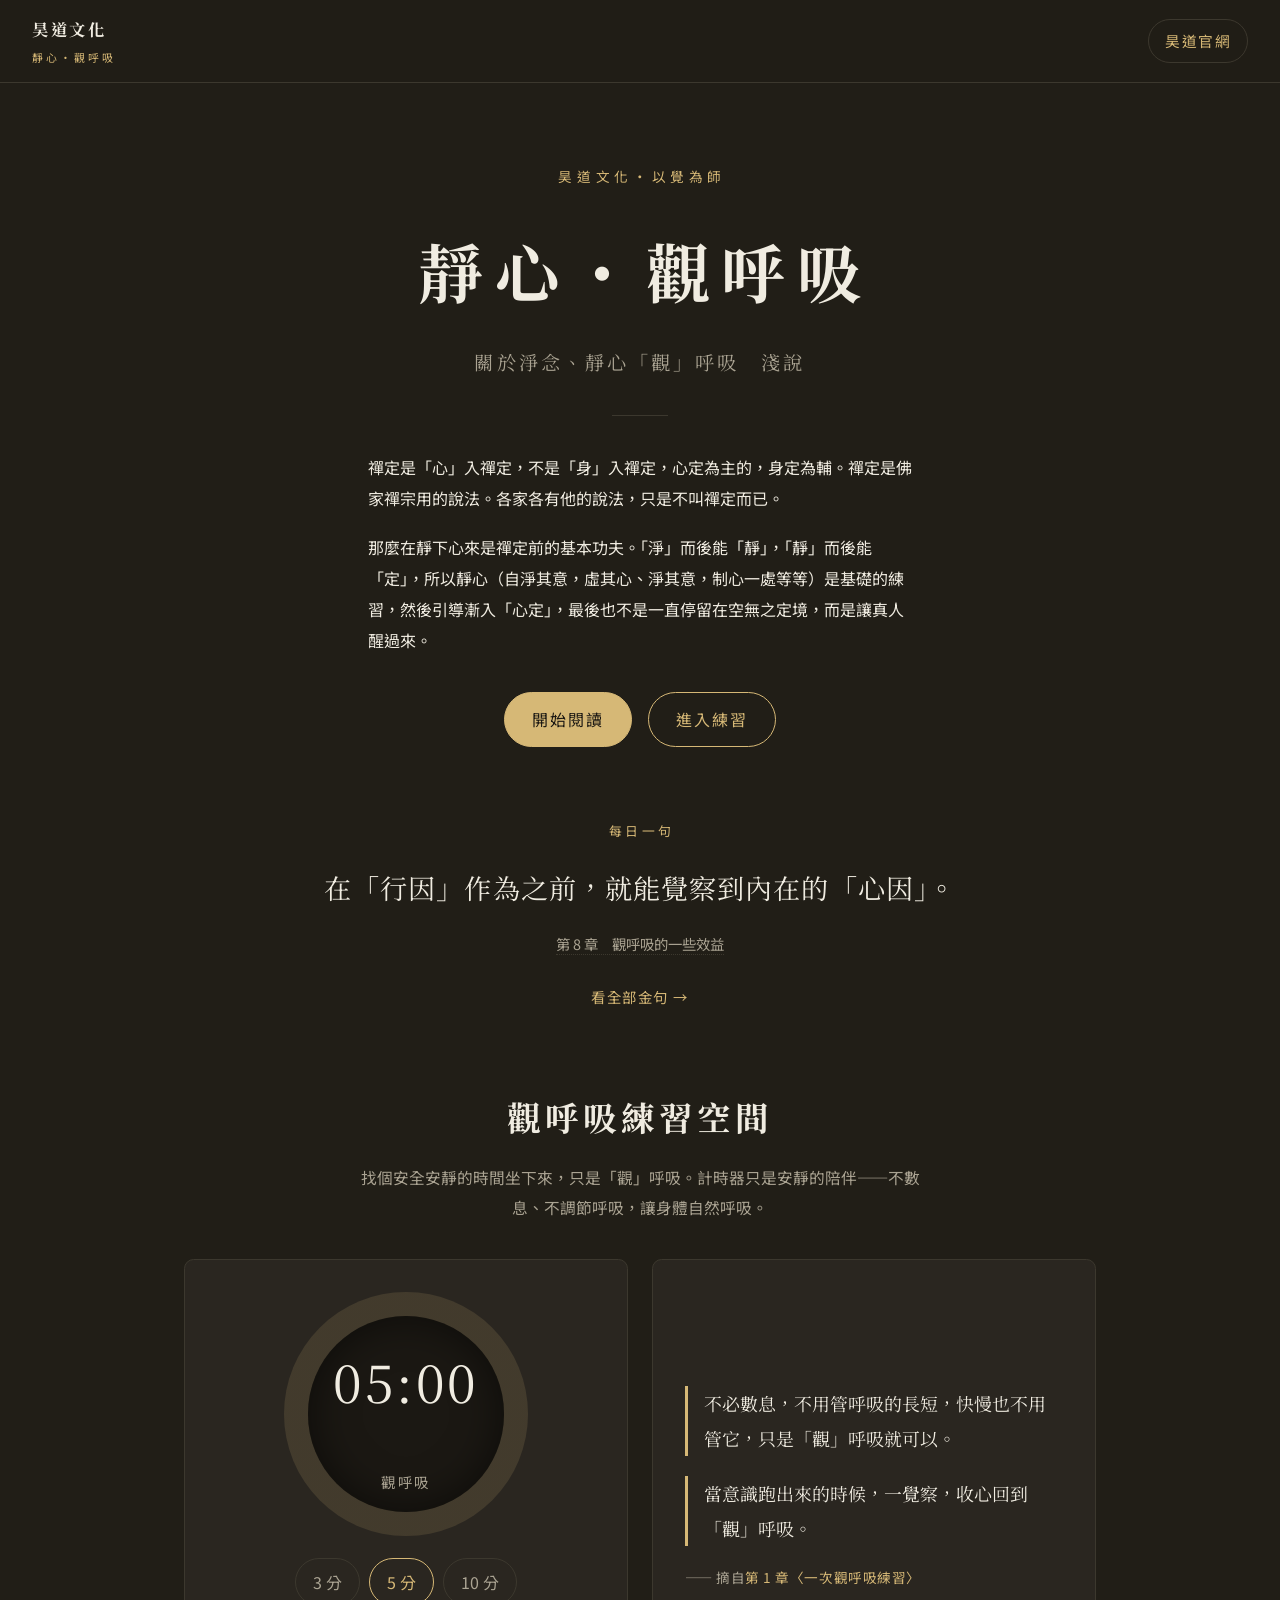
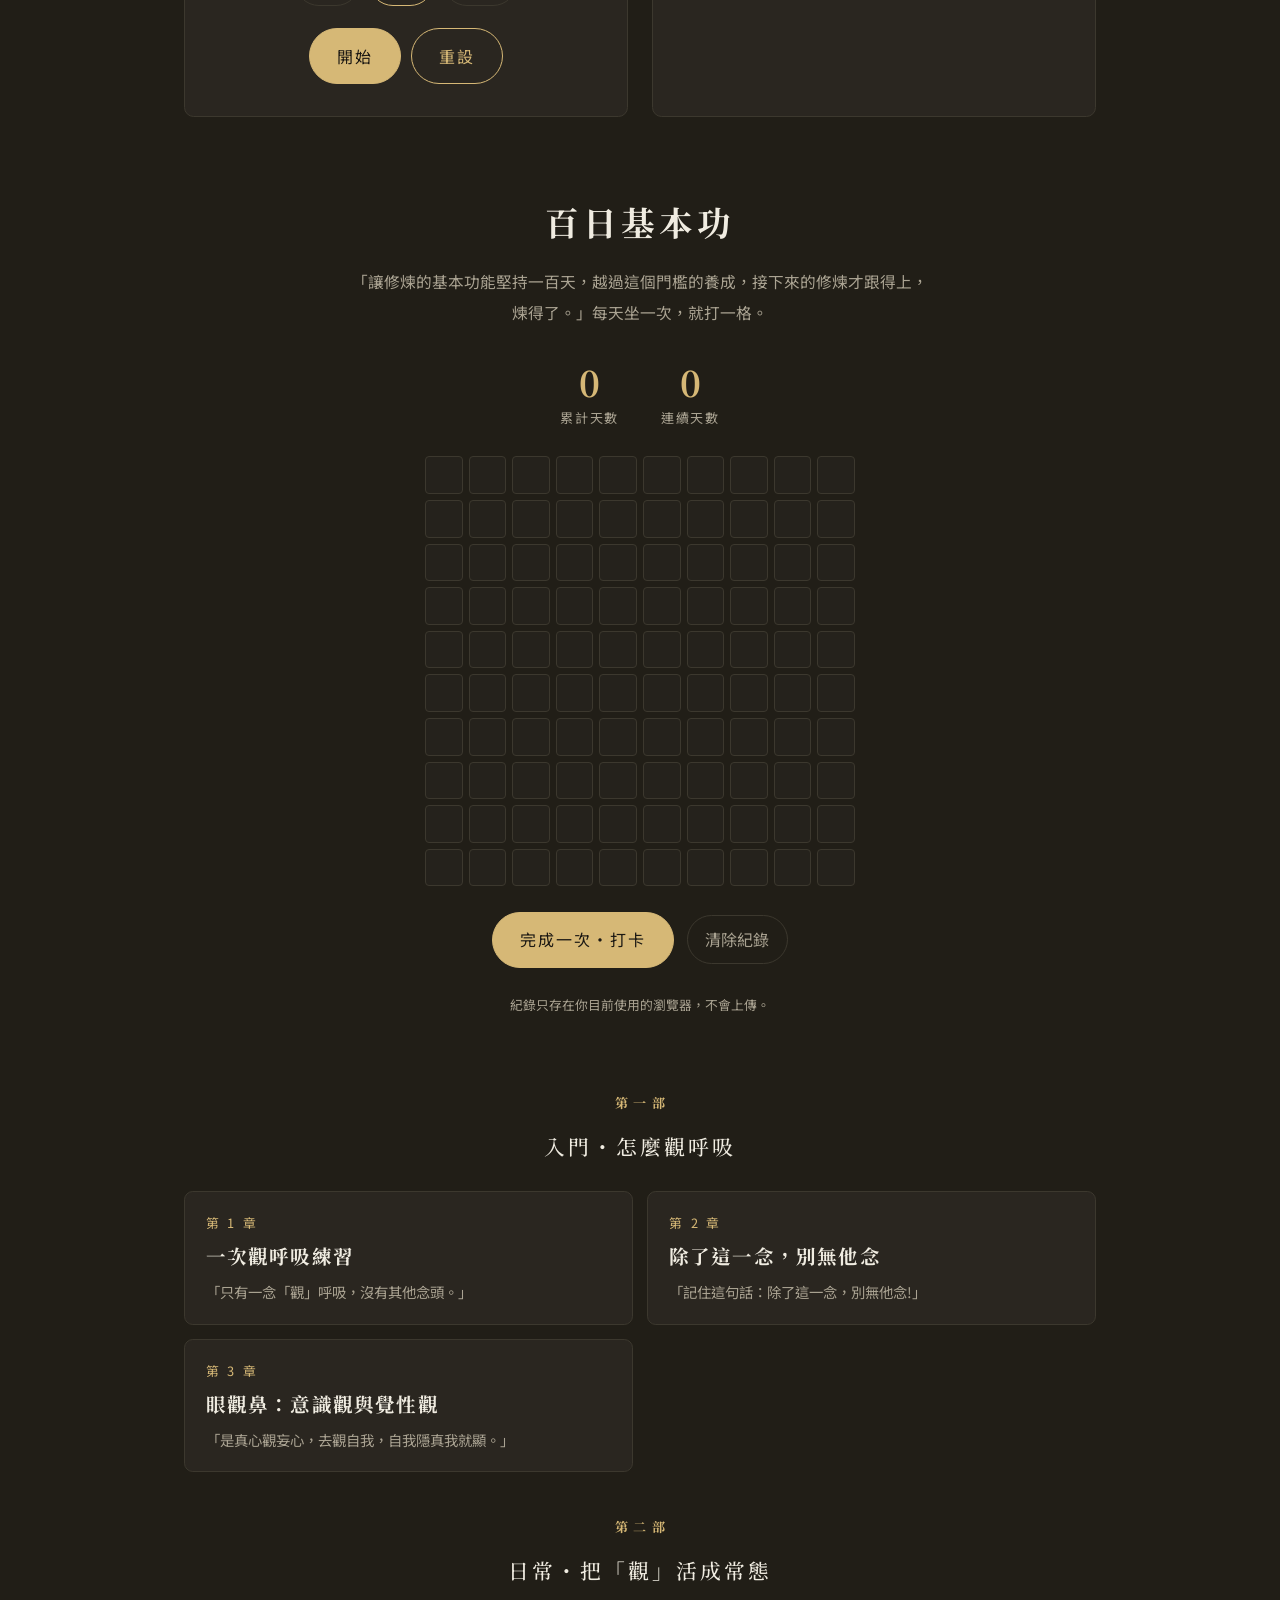
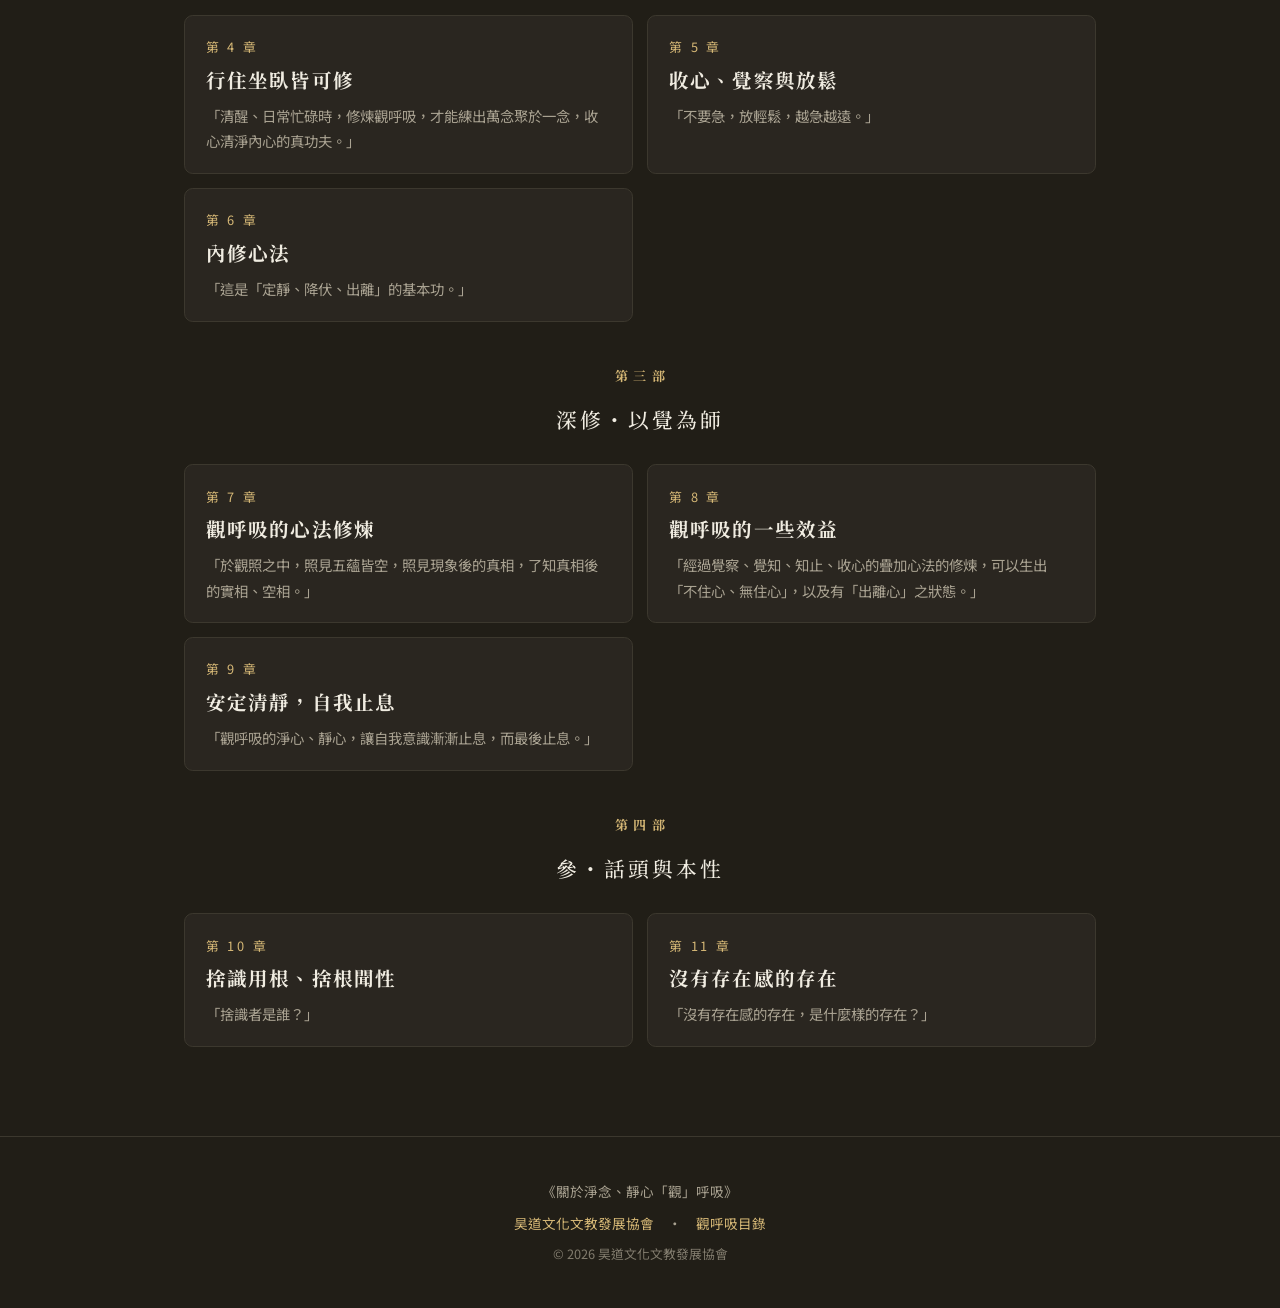
<file: index.html>
<!doctype html>
<html lang="zh-Hant">
<head>
  <meta charset="utf-8">
  <meta name="viewport" content="width=device-width, initial-scale=1">
  <title>靜心・觀呼吸｜關於淨念、靜心「觀」呼吸　淺說</title>
  <meta name="description" content="《關於淨念、靜心「觀」呼吸》線上閱讀。系統化呈現淨念、靜心、觀呼吸的內修心法——從一次觀呼吸練習，到捨識用根、自我止息。">
  <meta name="author" content="昊道文化文教發展協會">
  <link rel="canonical" href="https://haodao-culture.github.io/guan-huxi/">
  <meta property="og:site_name" content="昊道文化文教發展協會">
  <meta property="og:title" content="靜心・觀呼吸｜關於淨念、靜心「觀」呼吸　淺說">
  <meta property="og:description" content="《關於淨念、靜心「觀」呼吸》線上閱讀。系統化呈現淨念、靜心、觀呼吸的內修心法——從一次觀呼吸練習，到捨識用根、自我止息。">
  <meta property="og:type" content="article">
  <meta property="og:url" content="https://haodao-culture.github.io/guan-huxi/">
  <meta property="og:locale" content="zh_TW">
  <meta name="theme-color" content="#8b6f47">
  <link rel="icon" href="favicon.svg" type="image/svg+xml">
  <link rel="icon" href="favicon.svg" type="image/svg+xml">
  <link rel="apple-touch-icon" href="favicon.svg">
  <link rel="stylesheet" href="./breathing.css">
  <link rel="preconnect" href="https://fonts.googleapis.com">
  <link rel="preconnect" href="https://fonts.gstatic.com" crossorigin>
  <link href="https://fonts.googleapis.com/css2?family=Noto+Serif+TC:wght@400;500;700&family=Noto+Sans+TC:wght@300;400;500&display=swap" rel="stylesheet">
</head>
<body>
  <header class="reader-header">
    <a class="brand" href="index.html">昊道文化<small>靜心・觀呼吸</small></a>
    <a class="toc-link" href="https://www.haodao.org/">昊道官網</a>
  </header>
  <main class="reader wide">
    <section class="cover">
      <div class="cover-inner">
        <p class="eyebrow">昊道文化・以覺為師</p>
        <h1 class="cover-title">靜心・觀呼吸</h1>
        <p class="cover-sub">關於淨念、靜心「觀」呼吸　淺說</p>
        <div class="rule"></div>
        <div class="cover-lead">
          <p>禪定是「心」入禪定，不是「身」入禪定，心定為主的，身定為輔。禪定是佛家禪宗用的說法。各家各有他的說法，只是不叫禪定而已。</p>
          <p>那麼在靜下心來是禪定前的基本功夫。「淨」而後能「靜」，「靜」而後能「定」，所以靜心（自淨其意，虛其心、淨其意，制心一處等等）是基礎的練習，然後引導漸入「心定」，最後也不是一直停留在空無之定境，而是讓真人醒過來。</p>
        </div>
        <div class="hero-ctas">
          <a class="btn btn-primary" href="#chapters">開始閱讀</a>
          <a class="btn btn-ghost" href="#practice">進入練習</a>
        </div>
      </div>
    </section>

    <div class="resume" id="resumeReading" hidden></div>

    <section class="daily" aria-label="每日一句">
      <p class="daily-label">每日一句</p>
      <blockquote id="dailyQuote"></blockquote>
      <p class="daily-src" id="dailySrc"></p>
      <a class="daily-more" href="quotes.html">看全部金句 →</a>
    </section>

    <section class="feature" id="practice" aria-labelledby="practice-title">
      <div class="feature-head">
        <h2 id="practice-title">觀呼吸練習空間</h2>
        <p class="feature-lead">找個安全安靜的時間坐下來，只是「觀」呼吸。計時器只是安靜的陪伴——不數息、不調節呼吸，讓身體自然呼吸。</p>
      </div>
      <div class="practice-layout">
        <div class="timer-panel">
          <div class="timer-ring" id="timerRing">
            <div class="timer-core">
              <span class="timer-time" id="timerTime">05:00</span>
              <span class="timer-label" id="timerLabel">觀呼吸</span>
            </div>
          </div>
          <div class="timer-presets" role="group" aria-label="選擇時長">
            <button class="chip" type="button" data-min="3">3 分</button>
            <button class="chip" type="button" data-min="5">5 分</button>
            <button class="chip" type="button" data-min="10">10 分</button>
          </div>
          <div class="timer-controls">
            <button class="btn btn-primary" type="button" id="timerToggle">開始</button>
            <button class="btn btn-ghost" type="button" id="timerReset">重設</button>
          </div>
        </div>
        <div class="practice-note">
          <blockquote>不必數息，不用管呼吸的長短，快慢也不用管它，只是「觀」呼吸就可以。</blockquote>
          <blockquote>當意識跑出來的時候，一覺察，收心回到「觀」呼吸。</blockquote>
          <p class="src">—— 摘自<a href="ch01.html">第 1 章〈一次觀呼吸練習〉</a></p>
        </div>
      </div>
    </section>

    <section class="feature" id="hundred-days" aria-labelledby="hundred-title">
      <div class="feature-head">
        <h2 id="hundred-title">百日基本功</h2>
        <p class="feature-lead">「讓修煉的基本功能堅持一百天，越過這個門檻的養成，接下來的修煉才跟得上，煉得了。」每天坐一次，就打一格。</p>
      </div>
      <div class="tracker">
        <div class="tracker-stats">
          <div><strong id="dayCount">0</strong><span>累計天數</span></div>
          <div><strong id="dayStreak">0</strong><span>連續天數</span></div>
        </div>
        <div class="hundred-grid" id="hundredGrid" role="img" aria-label="百日打卡進度格"></div>
        <div class="tracker-controls">
          <button class="btn btn-primary" type="button" id="markToday">完成一次・打卡</button>
          <button class="btn-mini" type="button" id="undoToday" hidden>取消今日打卡</button>
          <button class="btn-mini" type="button" id="trackerReset">清除紀錄</button>
        </div>
        <p class="tracker-note">紀錄只存在你目前使用的瀏覽器，不會上傳。</p>
      </div>
    </section>

    <nav class="toc" id="chapters" aria-label="章節目錄">
      <section class="toc-part">
        <h2 class="part-title"><span class="part-label">第一部</span><span class="part-name">入門・怎麼觀呼吸</span></h2>
        <ol class="chapter-cards">
        <li><a class="chapter-card" href="ch01.html">
          <span class="ch-num">第 1 章</span>
          <span class="ch-title">一次觀呼吸練習</span>
          <span class="ch-desc">「只有一念「觀」呼吸，沒有其他念頭。」</span>
        </a></li>
        <li><a class="chapter-card" href="ch02.html">
          <span class="ch-num">第 2 章</span>
          <span class="ch-title">除了這一念，別無他念</span>
          <span class="ch-desc">「記住這句話：除了這一念，別無他念!」</span>
        </a></li>
        <li><a class="chapter-card" href="ch03.html">
          <span class="ch-num">第 3 章</span>
          <span class="ch-title">眼觀鼻：意識觀與覺性觀</span>
          <span class="ch-desc">「是真心觀妄心，去觀自我，自我隱真我就顯。」</span>
        </a></li>
        </ol>
      </section>
      <section class="toc-part">
        <h2 class="part-title"><span class="part-label">第二部</span><span class="part-name">日常・把「觀」活成常態</span></h2>
        <ol class="chapter-cards">
        <li><a class="chapter-card" href="ch04.html">
          <span class="ch-num">第 4 章</span>
          <span class="ch-title">行住坐臥皆可修</span>
          <span class="ch-desc">「清醒、日常忙碌時，修煉觀呼吸，才能練出萬念聚於一念，收心清淨內心的真功夫。」</span>
        </a></li>
        <li><a class="chapter-card" href="ch05.html">
          <span class="ch-num">第 5 章</span>
          <span class="ch-title">收心、覺察與放鬆</span>
          <span class="ch-desc">「不要急，放輕鬆，越急越遠。」</span>
        </a></li>
        <li><a class="chapter-card" href="ch06.html">
          <span class="ch-num">第 6 章</span>
          <span class="ch-title">內修心法</span>
          <span class="ch-desc">「這是「定靜、降伏、出離」的基本功。」</span>
        </a></li>
        </ol>
      </section>
      <section class="toc-part">
        <h2 class="part-title"><span class="part-label">第三部</span><span class="part-name">深修・以覺為師</span></h2>
        <ol class="chapter-cards">
        <li><a class="chapter-card" href="ch07.html">
          <span class="ch-num">第 7 章</span>
          <span class="ch-title">觀呼吸的心法修煉</span>
          <span class="ch-desc">「於觀照之中，照見五蘊皆空，照見現象後的真相，了知真相後的實相、空相。」</span>
        </a></li>
        <li><a class="chapter-card" href="ch08.html">
          <span class="ch-num">第 8 章</span>
          <span class="ch-title">觀呼吸的一些效益</span>
          <span class="ch-desc">「經過覺察、覺知、知止、收心的疊加心法的修煉，可以生出「不住心、無住心」，以及有「出離心」之狀態。」</span>
        </a></li>
        <li><a class="chapter-card" href="ch09.html">
          <span class="ch-num">第 9 章</span>
          <span class="ch-title">安定清靜，自我止息</span>
          <span class="ch-desc">「觀呼吸的淨心、靜心，讓自我意識漸漸止息，而最後止息。」</span>
        </a></li>
        </ol>
      </section>
      <section class="toc-part">
        <h2 class="part-title"><span class="part-label">第四部</span><span class="part-name">參・話頭與本性</span></h2>
        <ol class="chapter-cards">
        <li><a class="chapter-card" href="ch10.html">
          <span class="ch-num">第 10 章</span>
          <span class="ch-title">捨識用根、捨根聞性</span>
          <span class="ch-desc">「捨識者是誰？」</span>
        </a></li>
        <li><a class="chapter-card" href="ch11.html">
          <span class="ch-num">第 11 章</span>
          <span class="ch-title">沒有存在感的存在</span>
          <span class="ch-desc">「沒有存在感的存在，是什麼樣的存在？」</span>
        </a></li>
        </ol>
      </section>
    </nav>
  </main>
  <footer class="reader-footer">
    <p>《關於淨念、靜心「觀」呼吸》</p>
    <p><a href="https://www.haodao.org/">昊道文化文教發展協會</a>　·　<a href="./index.html">觀呼吸目錄</a></p>
    <p class="copyright">© 2026 昊道文化文教發展協會</p>
  </footer>
  <script src="./quotes-data.js" defer></script>
  <script src="./breathing.js" defer></script>
</body>
</html>
</file>
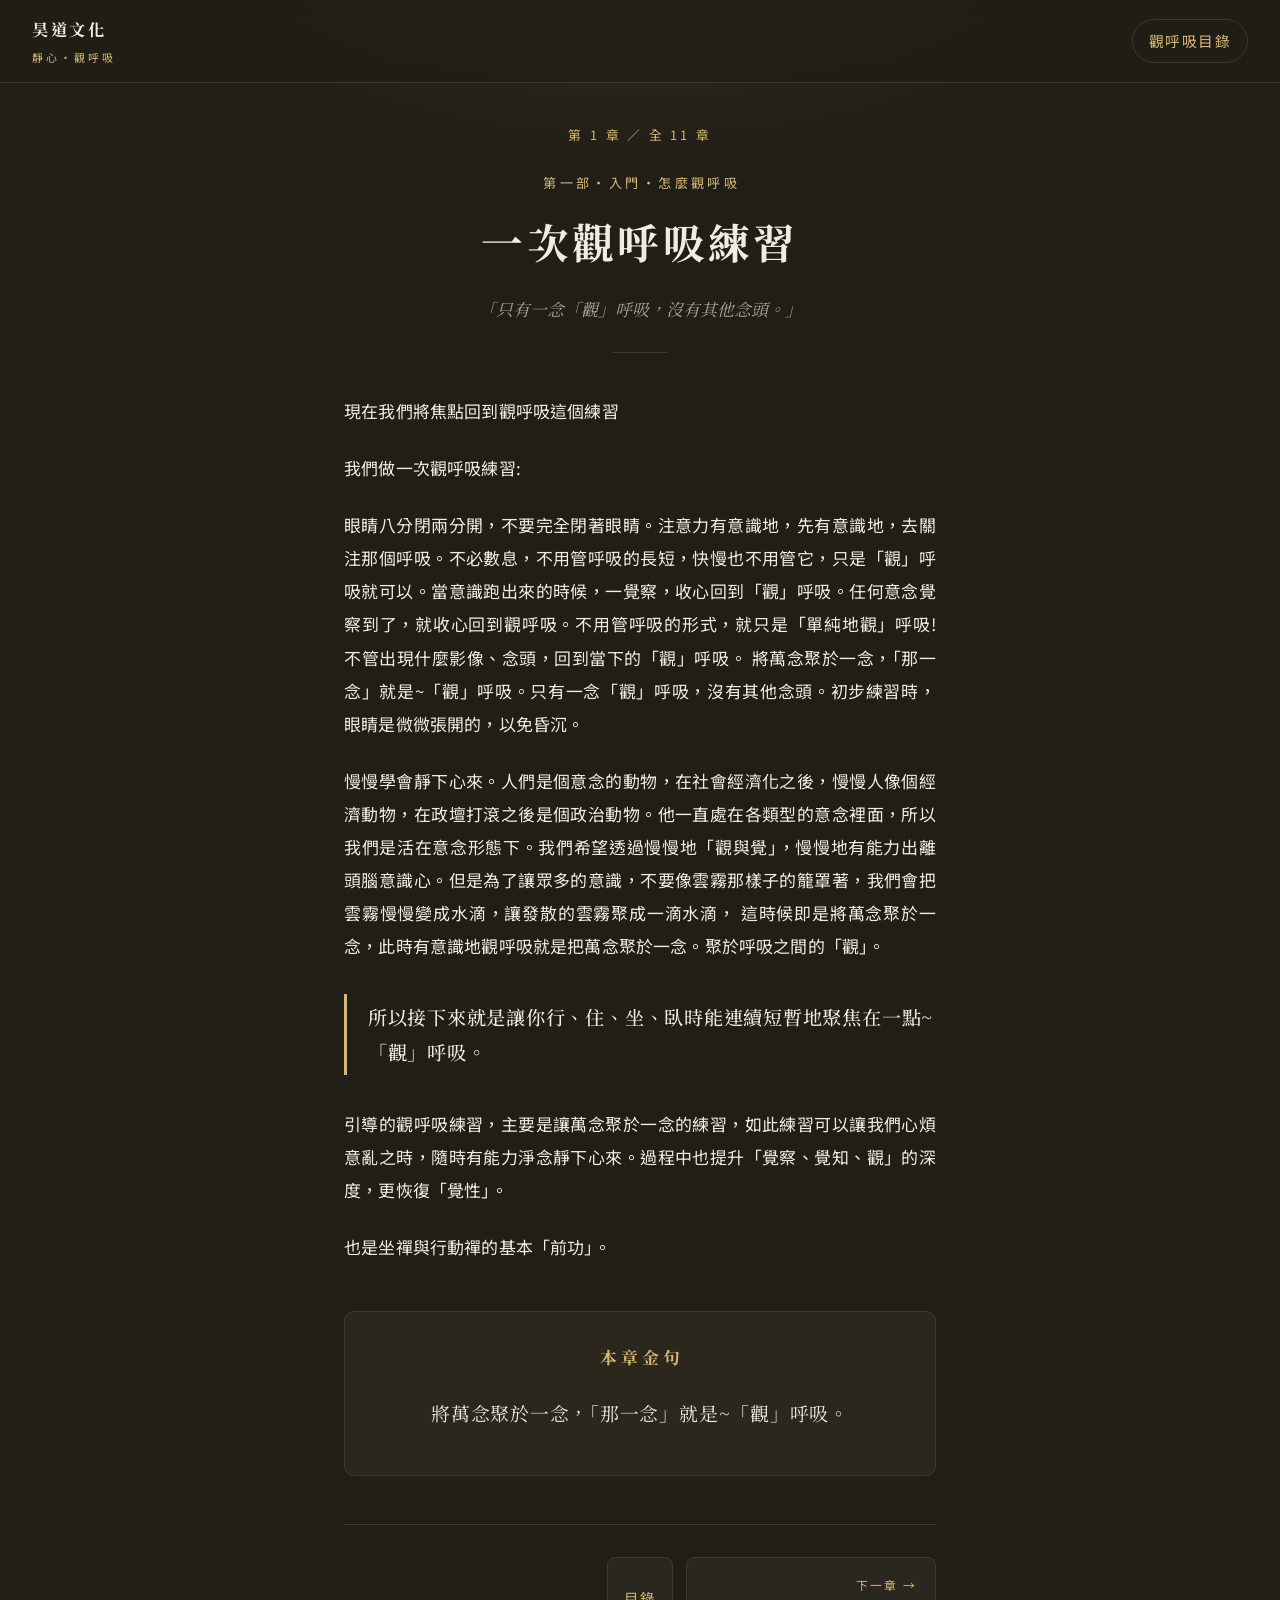
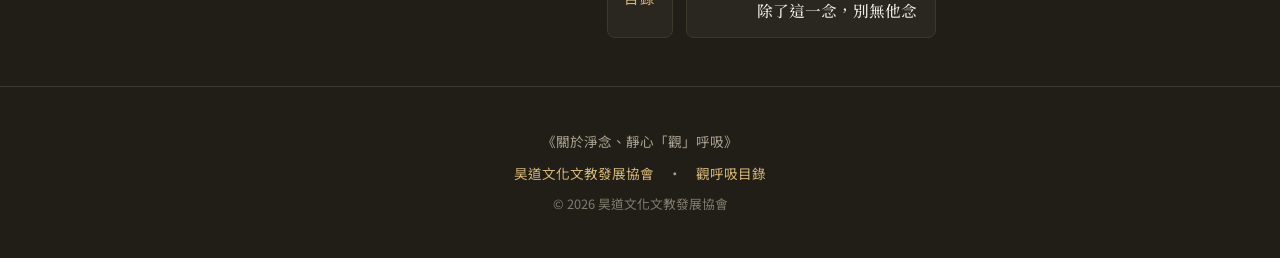
<file: ch01.html>
<!doctype html>
<html lang="zh-Hant">
<head>
  <meta charset="utf-8">
  <meta name="viewport" content="width=device-width, initial-scale=1">
  <title>第 1 章　一次觀呼吸練習｜靜心・觀呼吸</title>
  <meta name="description" content="《關於淨念、靜心「觀」呼吸》第 1 章：一次觀呼吸練習。觀呼吸的內修心法與日常練習。">
  <meta name="author" content="昊道文化文教發展協會">
  <link rel="canonical" href="https://haodao-culture.github.io/guan-huxi/ch01.html">
  <meta property="og:site_name" content="昊道文化文教發展協會">
  <meta property="og:title" content="第 1 章　一次觀呼吸練習｜靜心・觀呼吸">
  <meta property="og:description" content="《關於淨念、靜心「觀」呼吸》第 1 章：一次觀呼吸練習。觀呼吸的內修心法與日常練習。">
  <meta property="og:type" content="article">
  <meta property="og:url" content="https://haodao-culture.github.io/guan-huxi/ch01.html">
  <meta property="og:locale" content="zh_TW">
  <meta name="theme-color" content="#8b6f47">
  <link rel="icon" href="favicon.svg" type="image/svg+xml">
  <link rel="icon" href="favicon.svg" type="image/svg+xml">
  <link rel="apple-touch-icon" href="favicon.svg">
  <link rel="stylesheet" href="./breathing.css">
  <link rel="preconnect" href="https://fonts.googleapis.com">
  <link rel="preconnect" href="https://fonts.gstatic.com" crossorigin>
  <link href="https://fonts.googleapis.com/css2?family=Noto+Serif+TC:wght@400;500;700&family=Noto+Sans+TC:wght@300;400;500&display=swap" rel="stylesheet">
</head>
<body>
  <header class="reader-header">
    <a class="brand" href="index.html">昊道文化<small>靜心・觀呼吸</small></a>
    <a class="toc-link" href="./index.html">觀呼吸目錄</a>
  </header>
  <main class="reader chapter">
    <p class="progress">第 1 章 ／ 全 11 章</p>
    <div class="chapter-head">
      <p class="eyebrow">第一部・入門・怎麼觀呼吸</p>
      <h1>一次觀呼吸練習</h1>
      <p class="chapter-lead">「只有一念「觀」呼吸，沒有其他念頭。」</p>
      <div class="rule"></div>
    </div>
    <article class="prose">
      <p>現在我們將焦點回到觀呼吸這個練習</p>
      <p>我們做一次觀呼吸練習:</p>
      <p>眼睛八分閉兩分開，不要完全閉著眼睛。注意力有意識地，先有意識地，去關注那個呼吸。不必數息，不用管呼吸的長短，快慢也不用管它，只是「觀」呼吸就可以。當意識跑出來的時候，一覺察，收心回到「觀」呼吸。任何意念覺察到了，就收心回到觀呼吸。不用管呼吸的形式，就只是「單純地觀」呼吸! 不管出現什麼影像、念頭，回到當下的「觀」呼吸。 將萬念聚於一念，「那一念」就是~「觀」呼吸。只有一念「觀」呼吸，沒有其他念頭。初步練習時，眼睛是微微張開的，以免昏沉。</p>
      <p>慢慢學會靜下心來。人們是個意念的動物，在社會經濟化之後，慢慢人像個經濟動物，在政壇打滾之後是個政治動物。他一直處在各類型的意念裡面，所以我們是活在意念形態下。我們希望透過慢慢地「觀與覺」，慢慢地有能力出離頭腦意識心。但是為了讓眾多的意識，不要像雲霧那樣子的籠罩著，我們會把雲霧慢慢變成水滴，讓發散的雲霧聚成一滴水滴， 這時候即是將萬念聚於一念，此時有意識地觀呼吸就是把萬念聚於一念。聚於呼吸之間的「觀」。</p>
      <blockquote class="pull">所以接下來就是讓你行、住、坐、臥時能連續短暫地聚焦在一點~「觀」呼吸。</blockquote>
      <p>引導的觀呼吸練習，主要是讓萬念聚於一念的練習，如此練習可以讓我們心煩意亂之時，隨時有能力淨念靜下心來。過程中也提升「覺察、覺知、觀」的深度，更恢復「覺性」。</p>
      <p>也是坐禪與行動禪的基本「前功」。</p>
    </article>
    <section class="golden">
      <h2>本章金句</h2>
      <blockquote>將萬念聚於一念，「那一念」就是~「觀」呼吸。</blockquote>
    </section>
    <nav class="chapter-nav">
      <span class="nav-spacer"></span>
      <a class="nav-toc" href="index.html">目錄</a>
      <a class="nav-next" href="ch02.html"><span class="nav-label">下一章 →</span><span class="nav-title">除了這一念，別無他念</span></a>
    </nav>
  </main>
  <footer class="reader-footer">
    <p>《關於淨念、靜心「觀」呼吸》</p>
    <p><a href="https://www.haodao.org/">昊道文化文教發展協會</a>　·　<a href="./index.html">觀呼吸目錄</a></p>
    <p class="copyright">© 2026 昊道文化文教發展協會</p>
  </footer>
  <script src="./breathing.js" defer></script>
</body>
</html>
</file>
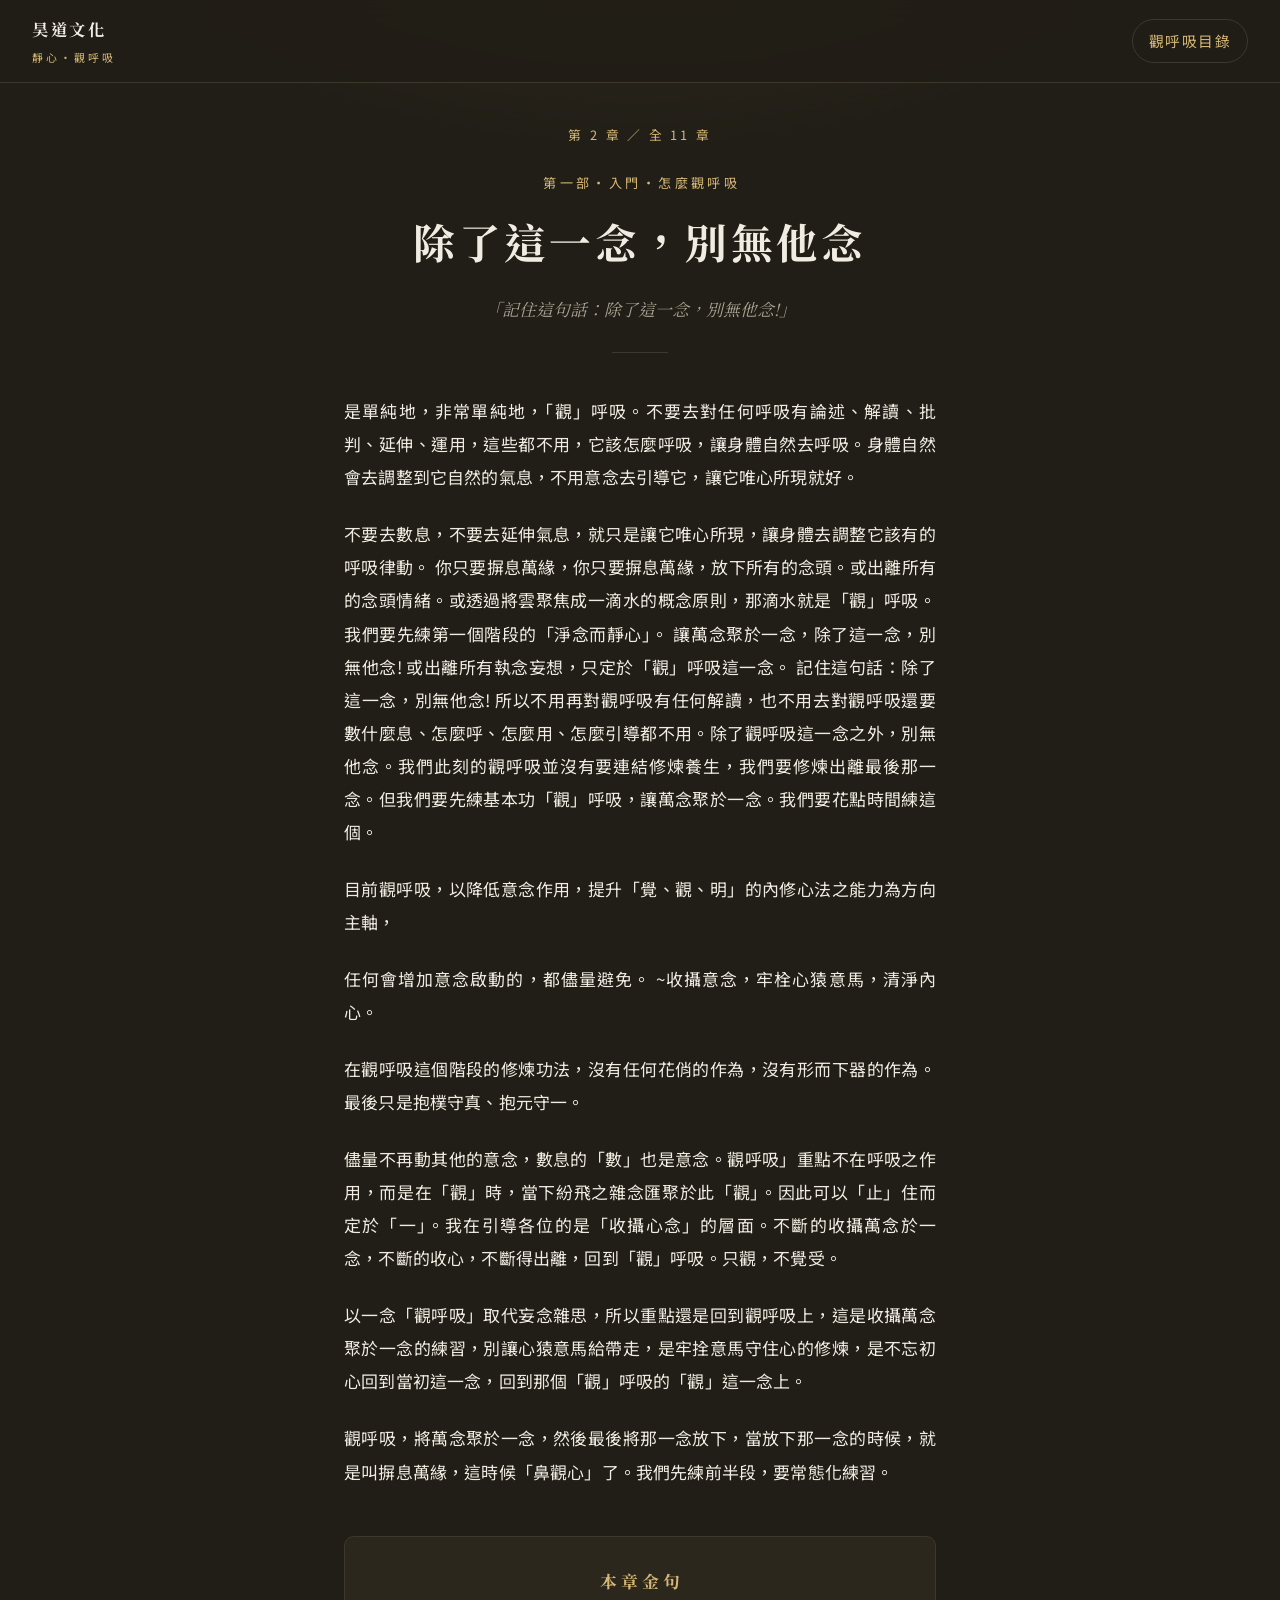
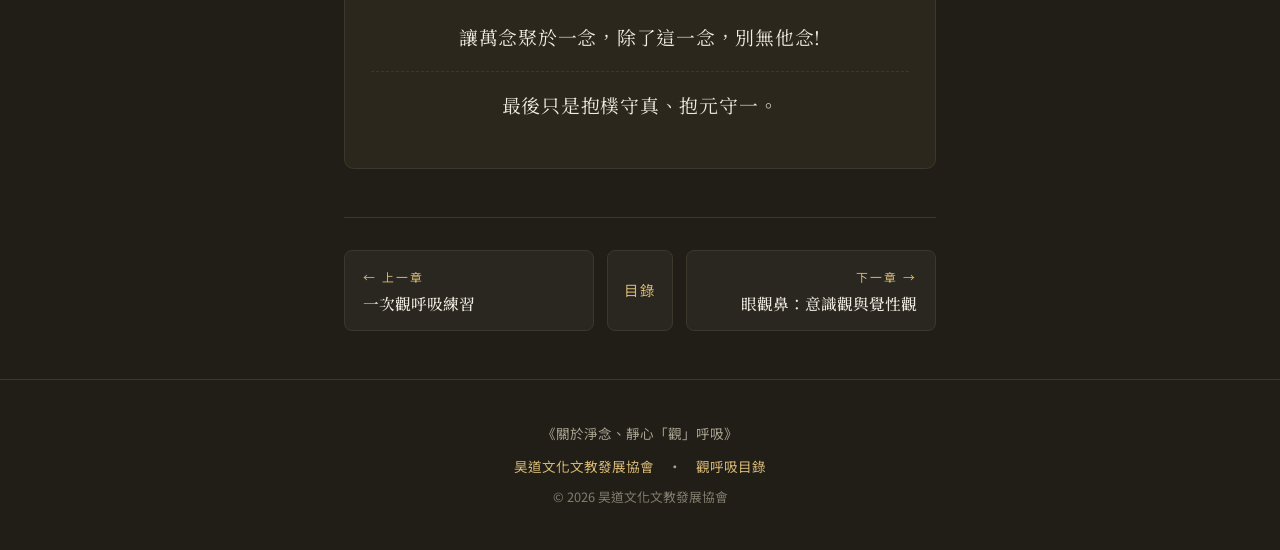
<file: ch02.html>
<!doctype html>
<html lang="zh-Hant">
<head>
  <meta charset="utf-8">
  <meta name="viewport" content="width=device-width, initial-scale=1">
  <title>第 2 章　除了這一念，別無他念｜靜心・觀呼吸</title>
  <meta name="description" content="《關於淨念、靜心「觀」呼吸》第 2 章：除了這一念，別無他念。觀呼吸的內修心法與日常練習。">
  <meta name="author" content="昊道文化文教發展協會">
  <link rel="canonical" href="https://haodao-culture.github.io/guan-huxi/ch02.html">
  <meta property="og:site_name" content="昊道文化文教發展協會">
  <meta property="og:title" content="第 2 章　除了這一念，別無他念｜靜心・觀呼吸">
  <meta property="og:description" content="《關於淨念、靜心「觀」呼吸》第 2 章：除了這一念，別無他念。觀呼吸的內修心法與日常練習。">
  <meta property="og:type" content="article">
  <meta property="og:url" content="https://haodao-culture.github.io/guan-huxi/ch02.html">
  <meta property="og:locale" content="zh_TW">
  <meta name="theme-color" content="#8b6f47">
  <link rel="icon" href="favicon.svg" type="image/svg+xml">
  <link rel="icon" href="favicon.svg" type="image/svg+xml">
  <link rel="apple-touch-icon" href="favicon.svg">
  <link rel="stylesheet" href="./breathing.css">
  <link rel="preconnect" href="https://fonts.googleapis.com">
  <link rel="preconnect" href="https://fonts.gstatic.com" crossorigin>
  <link href="https://fonts.googleapis.com/css2?family=Noto+Serif+TC:wght@400;500;700&family=Noto+Sans+TC:wght@300;400;500&display=swap" rel="stylesheet">
</head>
<body>
  <header class="reader-header">
    <a class="brand" href="index.html">昊道文化<small>靜心・觀呼吸</small></a>
    <a class="toc-link" href="./index.html">觀呼吸目錄</a>
  </header>
  <main class="reader chapter">
    <p class="progress">第 2 章 ／ 全 11 章</p>
    <div class="chapter-head">
      <p class="eyebrow">第一部・入門・怎麼觀呼吸</p>
      <h1>除了這一念，別無他念</h1>
      <p class="chapter-lead">「記住這句話：除了這一念，別無他念!」</p>
      <div class="rule"></div>
    </div>
    <article class="prose">
      <p>是單純地，非常單純地，「觀」呼吸。不要去對任何呼吸有論述、解讀、批判、延伸、運用，這些都不用，它該怎麼呼吸，讓身體自然去呼吸。身體自然會去調整到它自然的氣息，不用意念去引導它，讓它唯心所現就好。</p>
      <p>不要去數息，不要去延伸氣息，就只是讓它唯心所現，讓身體去調整它該有的呼吸律動。 你只要摒息萬緣，你只要摒息萬緣，放下所有的念頭。或出離所有的念頭情緒。或透過將雲聚焦成一滴水的概念原則，那滴水就是「觀」呼吸。我們要先練第一個階段的「淨念而靜心」。 讓萬念聚於一念，除了這一念，別無他念! 或出離所有執念妄想，只定於「觀」呼吸這一念。 記住這句話：除了這一念，別無他念! 所以不用再對觀呼吸有任何解讀，也不用去對觀呼吸還要數什麼息、怎麼呼、怎麼用、怎麼引導都不用。除了觀呼吸這一念之外，別無他念。我們此刻的觀呼吸並沒有要連結修煉養生，我們要修煉出離最後那一念。但我們要先練基本功「觀」呼吸，讓萬念聚於一念。我們要花點時間練這個。</p>
      <p>目前觀呼吸，以降低意念作用，提升「覺、觀、明」的內修心法之能力為方向主軸，</p>
      <p>任何會增加意念啟動的，都儘量避免。 ~收攝意念，牢栓心猿意馬，清淨內心。</p>
      <p>在觀呼吸這個階段的修煉功法，沒有任何花俏的作為，沒有形而下器的作為。最後只是抱樸守真、抱元守一。</p>
      <p>儘量不再動其他的意念，數息的「數」也是意念。觀呼吸」重點不在呼吸之作用，而是在「觀」時，當下紛飛之雜念匯聚於此「觀」。因此可以「止」住而定於「一」。我在引導各位的是「收攝心念」的層面。不斷的收攝萬念於一念，不斷的收心，不斷得出離，回到「觀」呼吸。只觀，不覺受。</p>
      <p>以一念「觀呼吸」取代妄念雜思，所以重點還是回到觀呼吸上，這是收攝萬念聚於一念的練習，別讓心猿意馬給帶走，是牢拴意馬守住心的修煉，是不忘初心回到當初這一念，回到那個「觀」呼吸的「觀」這一念上。</p>
      <p>觀呼吸，將萬念聚於一念，然後最後將那一念放下，當放下那一念的時候，就是叫摒息萬緣，這時候「鼻觀心」了。我們先練前半段，要常態化練習。</p>
    </article>
    <section class="golden">
      <h2>本章金句</h2>
      <blockquote>讓萬念聚於一念，除了這一念，別無他念!</blockquote>
      <blockquote>最後只是抱樸守真、抱元守一。</blockquote>
    </section>
    <nav class="chapter-nav">
      <a class="nav-prev" href="ch01.html"><span class="nav-label">← 上一章</span><span class="nav-title">一次觀呼吸練習</span></a>
      <a class="nav-toc" href="index.html">目錄</a>
      <a class="nav-next" href="ch03.html"><span class="nav-label">下一章 →</span><span class="nav-title">眼觀鼻：意識觀與覺性觀</span></a>
    </nav>
  </main>
  <footer class="reader-footer">
    <p>《關於淨念、靜心「觀」呼吸》</p>
    <p><a href="https://www.haodao.org/">昊道文化文教發展協會</a>　·　<a href="./index.html">觀呼吸目錄</a></p>
    <p class="copyright">© 2026 昊道文化文教發展協會</p>
  </footer>
  <script src="./breathing.js" defer></script>
</body>
</html>
</file>
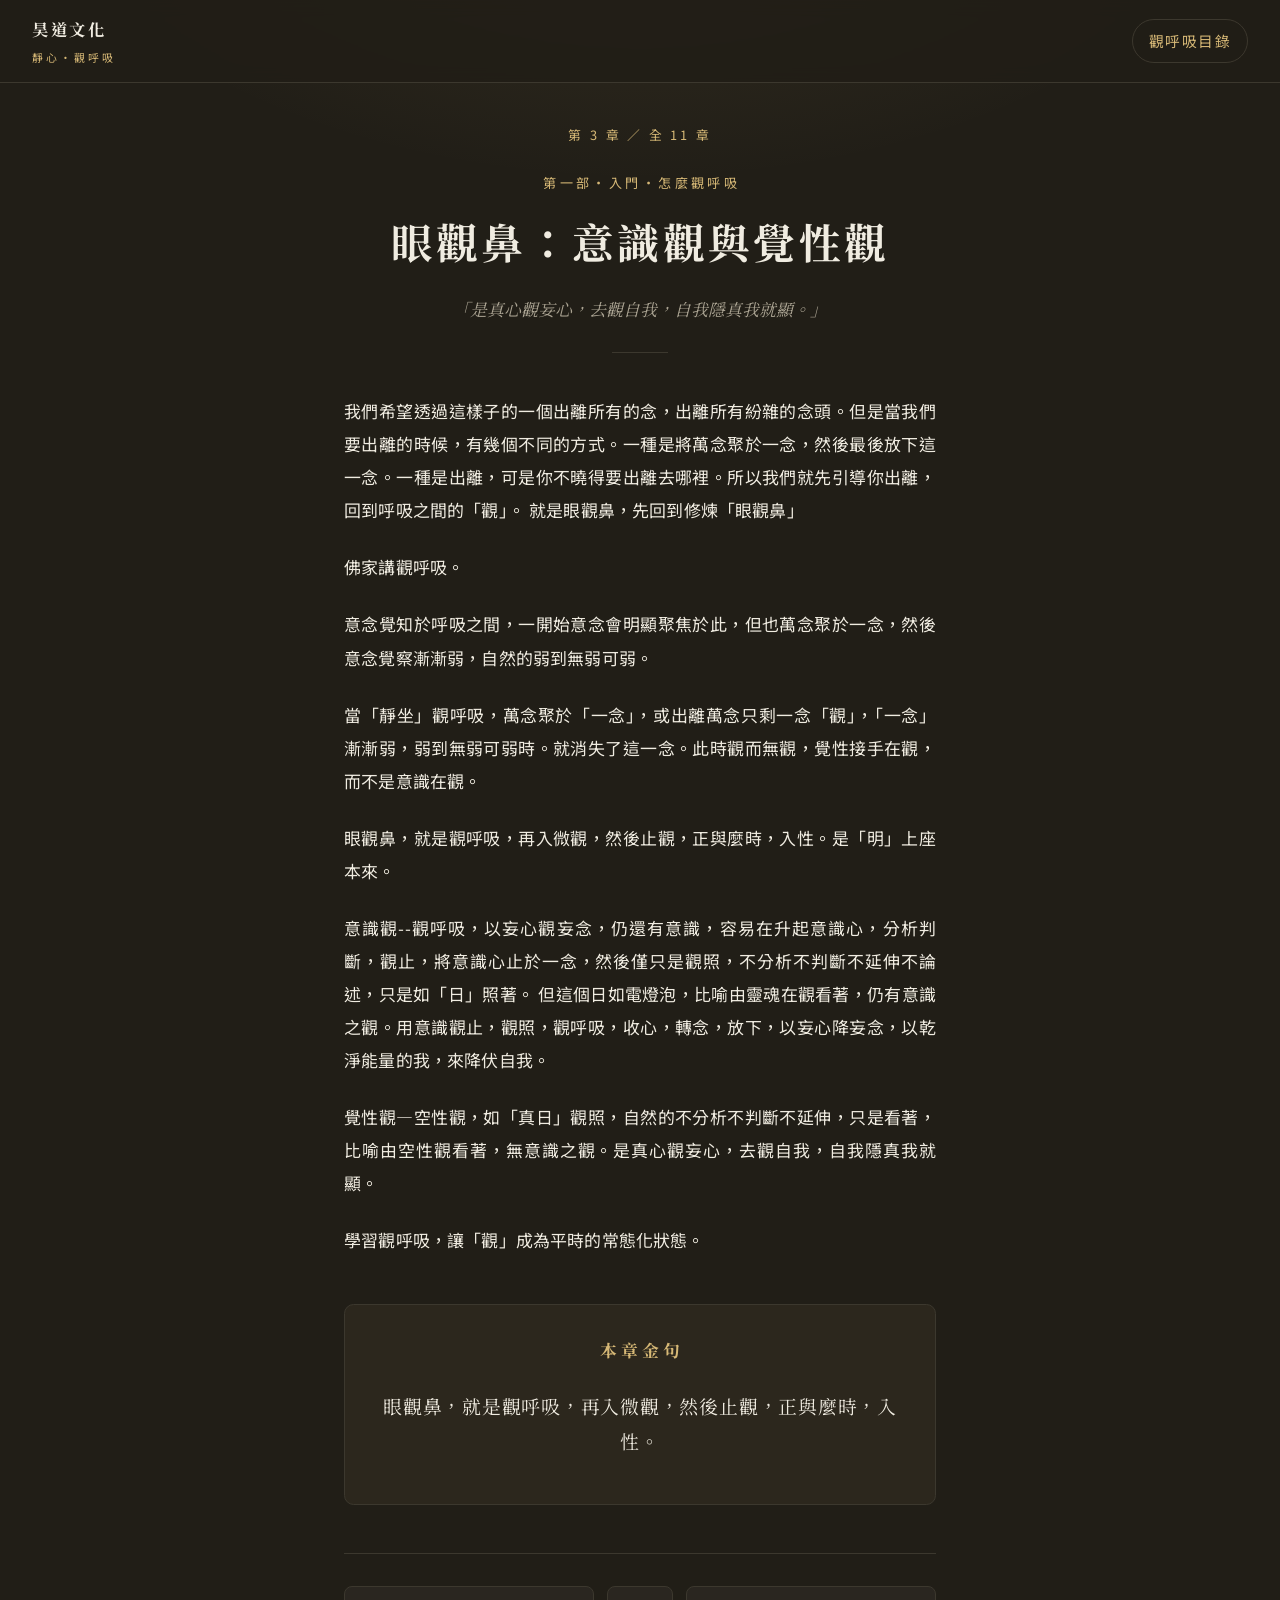
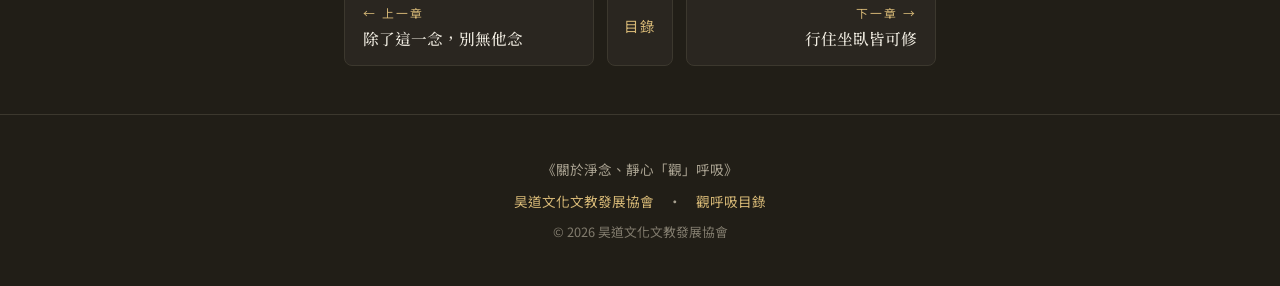
<file: ch03.html>
<!doctype html>
<html lang="zh-Hant">
<head>
  <meta charset="utf-8">
  <meta name="viewport" content="width=device-width, initial-scale=1">
  <title>第 3 章　眼觀鼻：意識觀與覺性觀｜靜心・觀呼吸</title>
  <meta name="description" content="《關於淨念、靜心「觀」呼吸》第 3 章：眼觀鼻：意識觀與覺性觀。觀呼吸的內修心法與日常練習。">
  <meta name="author" content="昊道文化文教發展協會">
  <link rel="canonical" href="https://haodao-culture.github.io/guan-huxi/ch03.html">
  <meta property="og:site_name" content="昊道文化文教發展協會">
  <meta property="og:title" content="第 3 章　眼觀鼻：意識觀與覺性觀｜靜心・觀呼吸">
  <meta property="og:description" content="《關於淨念、靜心「觀」呼吸》第 3 章：眼觀鼻：意識觀與覺性觀。觀呼吸的內修心法與日常練習。">
  <meta property="og:type" content="article">
  <meta property="og:url" content="https://haodao-culture.github.io/guan-huxi/ch03.html">
  <meta property="og:locale" content="zh_TW">
  <meta name="theme-color" content="#8b6f47">
  <link rel="icon" href="favicon.svg" type="image/svg+xml">
  <link rel="icon" href="favicon.svg" type="image/svg+xml">
  <link rel="apple-touch-icon" href="favicon.svg">
  <link rel="stylesheet" href="./breathing.css">
  <link rel="preconnect" href="https://fonts.googleapis.com">
  <link rel="preconnect" href="https://fonts.gstatic.com" crossorigin>
  <link href="https://fonts.googleapis.com/css2?family=Noto+Serif+TC:wght@400;500;700&family=Noto+Sans+TC:wght@300;400;500&display=swap" rel="stylesheet">
</head>
<body>
  <header class="reader-header">
    <a class="brand" href="index.html">昊道文化<small>靜心・觀呼吸</small></a>
    <a class="toc-link" href="./index.html">觀呼吸目錄</a>
  </header>
  <main class="reader chapter">
    <p class="progress">第 3 章 ／ 全 11 章</p>
    <div class="chapter-head">
      <p class="eyebrow">第一部・入門・怎麼觀呼吸</p>
      <h1>眼觀鼻：意識觀與覺性觀</h1>
      <p class="chapter-lead">「是真心觀妄心，去觀自我，自我隱真我就顯。」</p>
      <div class="rule"></div>
    </div>
    <article class="prose">
      <p>我們希望透過這樣子的一個出離所有的念，出離所有紛雜的念頭。但是當我們要出離的時候，有幾個不同的方式。一種是將萬念聚於一念，然後最後放下這一念。一種是出離，可是你不曉得要出離去哪裡。所以我們就先引導你出離，回到呼吸之間的「觀」。 就是眼觀鼻，先回到修煉「眼觀鼻」</p>
      <p>佛家講觀呼吸。</p>
      <p>意念覺知於呼吸之間，一開始意念會明顯聚焦於此，但也萬念聚於一念，然後意念覺察漸漸弱，自然的弱到無弱可弱。</p>
      <p>當「靜坐」觀呼吸，萬念聚於「一念」，或出離萬念只剩一念「觀」，「一念」漸漸弱，弱到無弱可弱時。就消失了這一念。此時觀而無觀，覺性接手在觀，而不是意識在觀。</p>
      <p>眼觀鼻，就是觀呼吸，再入微觀，然後止觀，正與麼時，入性。是「明」上座本來。</p>
      <p>意識觀--觀呼吸，以妄心觀妄念，仍還有意識，容易在升起意識心，分析判斷，觀止，將意識心止於一念，然後僅只是觀照，不分析不判斷不延伸不論述，只是如「日」照著。 但這個日如電燈泡，比喻由靈魂在觀看著，仍有意識之觀。用意識觀止，觀照，觀呼吸，收心，轉念，放下，以妄心降妄念，以乾淨能量的我，來降伏自我。</p>
      <p>覺性觀—空性觀，如「真日」觀照，自然的不分析不判斷不延伸，只是看著，比喻由空性觀看著，無意識之觀。是真心觀妄心，去觀自我，自我隱真我就顯。</p>
      <p>學習觀呼吸，讓「觀」成為平時的常態化狀態。</p>
    </article>
    <section class="golden">
      <h2>本章金句</h2>
      <blockquote>眼觀鼻，就是觀呼吸，再入微觀，然後止觀，正與麼時，入性。</blockquote>
    </section>
    <nav class="chapter-nav">
      <a class="nav-prev" href="ch02.html"><span class="nav-label">← 上一章</span><span class="nav-title">除了這一念，別無他念</span></a>
      <a class="nav-toc" href="index.html">目錄</a>
      <a class="nav-next" href="ch04.html"><span class="nav-label">下一章 →</span><span class="nav-title">行住坐臥皆可修</span></a>
    </nav>
  </main>
  <footer class="reader-footer">
    <p>《關於淨念、靜心「觀」呼吸》</p>
    <p><a href="https://www.haodao.org/">昊道文化文教發展協會</a>　·　<a href="./index.html">觀呼吸目錄</a></p>
    <p class="copyright">© 2026 昊道文化文教發展協會</p>
  </footer>
  <script src="./breathing.js" defer></script>
</body>
</html>
</file>
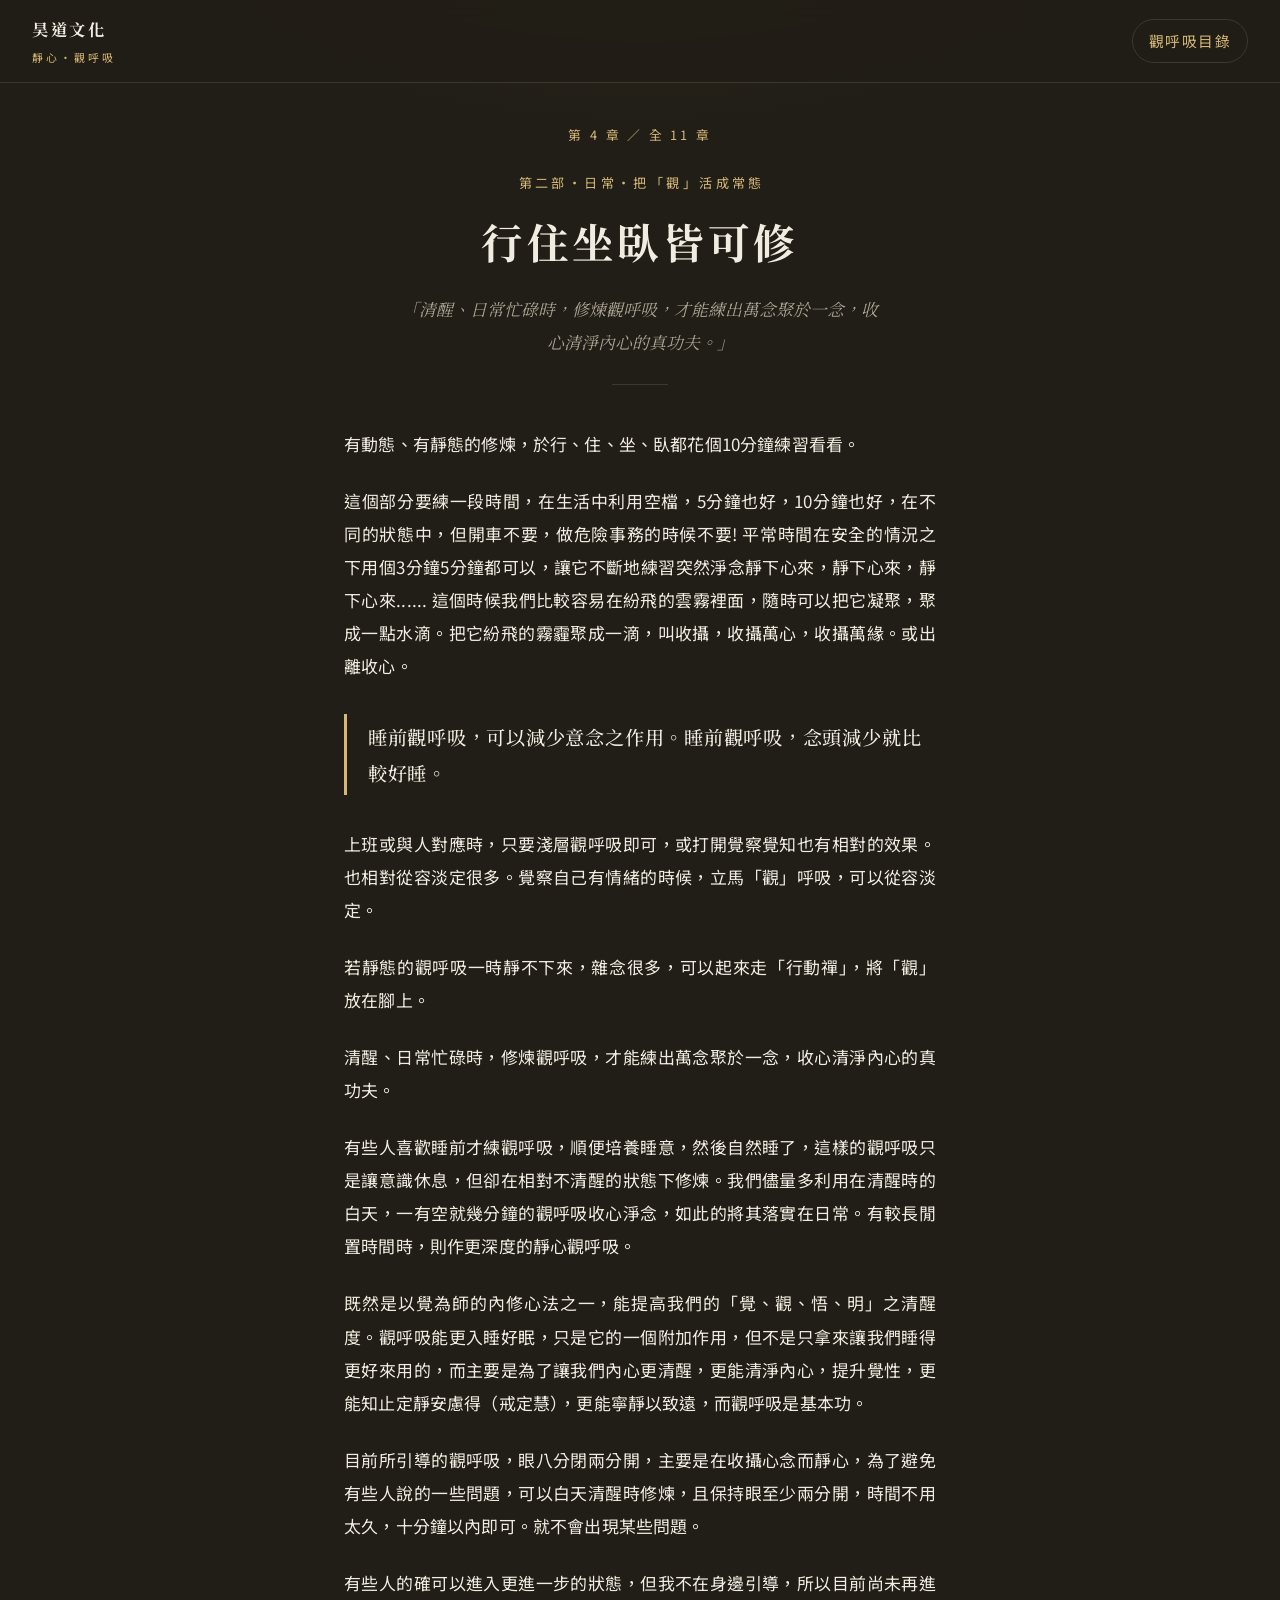
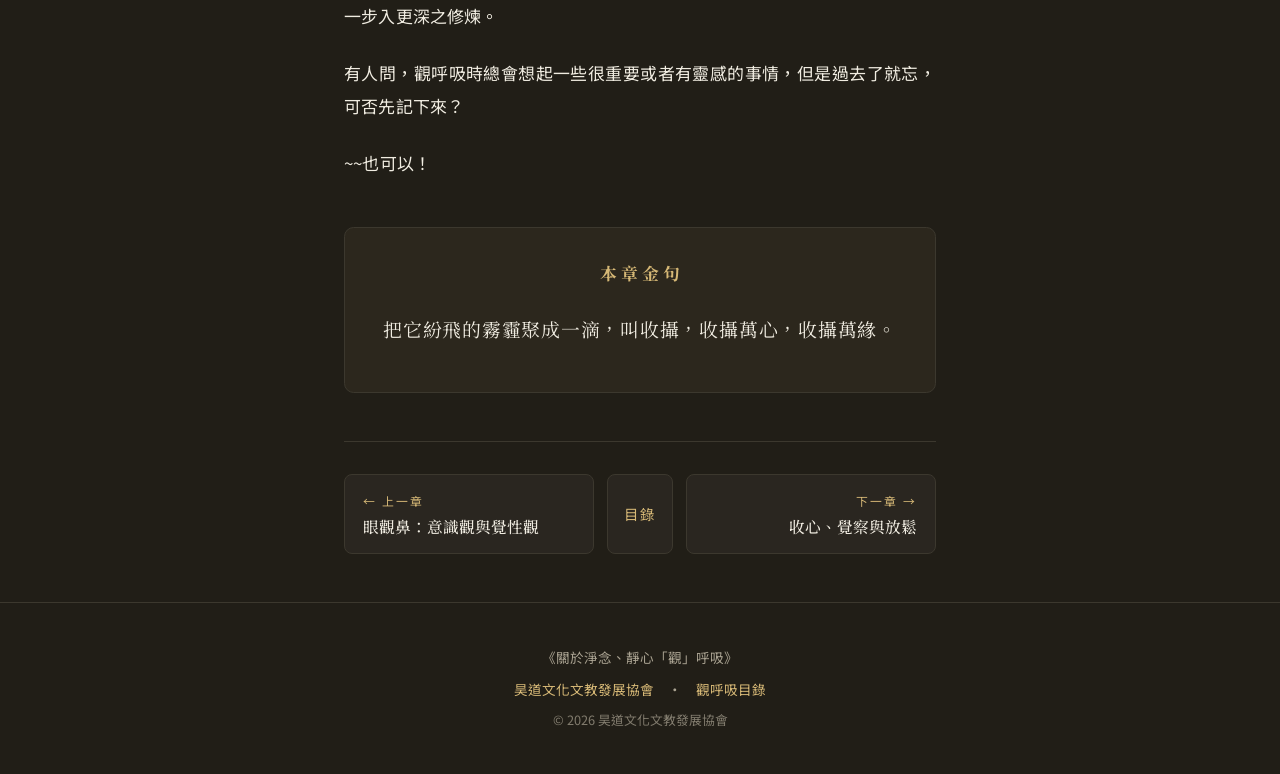
<file: ch04.html>
<!doctype html>
<html lang="zh-Hant">
<head>
  <meta charset="utf-8">
  <meta name="viewport" content="width=device-width, initial-scale=1">
  <title>第 4 章　行住坐臥皆可修｜靜心・觀呼吸</title>
  <meta name="description" content="《關於淨念、靜心「觀」呼吸》第 4 章：行住坐臥皆可修。觀呼吸的內修心法與日常練習。">
  <meta name="author" content="昊道文化文教發展協會">
  <link rel="canonical" href="https://haodao-culture.github.io/guan-huxi/ch04.html">
  <meta property="og:site_name" content="昊道文化文教發展協會">
  <meta property="og:title" content="第 4 章　行住坐臥皆可修｜靜心・觀呼吸">
  <meta property="og:description" content="《關於淨念、靜心「觀」呼吸》第 4 章：行住坐臥皆可修。觀呼吸的內修心法與日常練習。">
  <meta property="og:type" content="article">
  <meta property="og:url" content="https://haodao-culture.github.io/guan-huxi/ch04.html">
  <meta property="og:locale" content="zh_TW">
  <meta name="theme-color" content="#8b6f47">
  <link rel="icon" href="favicon.svg" type="image/svg+xml">
  <link rel="icon" href="favicon.svg" type="image/svg+xml">
  <link rel="apple-touch-icon" href="favicon.svg">
  <link rel="stylesheet" href="./breathing.css">
  <link rel="preconnect" href="https://fonts.googleapis.com">
  <link rel="preconnect" href="https://fonts.gstatic.com" crossorigin>
  <link href="https://fonts.googleapis.com/css2?family=Noto+Serif+TC:wght@400;500;700&family=Noto+Sans+TC:wght@300;400;500&display=swap" rel="stylesheet">
</head>
<body>
  <header class="reader-header">
    <a class="brand" href="index.html">昊道文化<small>靜心・觀呼吸</small></a>
    <a class="toc-link" href="./index.html">觀呼吸目錄</a>
  </header>
  <main class="reader chapter">
    <p class="progress">第 4 章 ／ 全 11 章</p>
    <div class="chapter-head">
      <p class="eyebrow">第二部・日常・把「觀」活成常態</p>
      <h1>行住坐臥皆可修</h1>
      <p class="chapter-lead">「清醒、日常忙碌時，修煉觀呼吸，才能練出萬念聚於一念，收心清淨內心的真功夫。」</p>
      <div class="rule"></div>
    </div>
    <article class="prose">
      <p>有動態、有靜態的修煉，於行、住、坐、臥都花個10分鐘練習看看。</p>
      <p>這個部分要練一段時間，在生活中利用空檔，5分鐘也好，10分鐘也好，在不同的狀態中，但開車不要，做危險事務的時候不要! 平常時間在安全的情況之下用個3分鐘5分鐘都可以，讓它不斷地練習突然淨念靜下心來，靜下心來，靜下心來...... 這個時候我們比較容易在紛飛的雲霧裡面，隨時可以把它凝聚，聚成一點水滴。把它紛飛的霧霾聚成一滴，叫收攝，收攝萬心，收攝萬緣。或出離收心。</p>
      <blockquote class="pull">睡前觀呼吸，可以減少意念之作用。睡前觀呼吸，念頭減少就比較好睡。</blockquote>
      <p>上班或與人對應時，只要淺層觀呼吸即可，或打開覺察覺知也有相對的效果。也相對從容淡定很多。覺察自己有情緒的時候，立馬「觀」呼吸，可以從容淡定。</p>
      <p>若靜態的觀呼吸一時靜不下來，雜念很多，可以起來走「行動禪」，將「觀」放在腳上。</p>
      <p>清醒、日常忙碌時，修煉觀呼吸，才能練出萬念聚於一念，收心清淨內心的真功夫。</p>
      <p>有些人喜歡睡前才練觀呼吸，順便培養睡意，然後自然睡了，這樣的觀呼吸只是讓意識休息，但卻在相對不清醒的狀態下修煉。我們儘量多利用在清醒時的白天，一有空就幾分鐘的觀呼吸收心淨念，如此的將其落實在日常。有較長閒置時間時，則作更深度的靜心觀呼吸。</p>
      <p>既然是以覺為師的內修心法之一，能提高我們的「覺、觀、悟、明」之清醒度。觀呼吸能更入睡好眠，只是它的一個附加作用，但不是只拿來讓我們睡得更好來用的，而主要是為了讓我們內心更清醒，更能清淨內心，提升覺性，更能知止定靜安慮得（戒定慧），更能寧靜以致遠，而觀呼吸是基本功。</p>
      <p>目前所引導的觀呼吸，眼八分閉兩分開，主要是在收攝心念而靜心，為了避免有些人說的一些問題，可以白天清醒時修煉，且保持眼至少兩分開，時間不用太久，十分鐘以內即可。就不會出現某些問題。</p>
      <p>有些人的確可以進入更進一步的狀態，但我不在身邊引導，所以目前尚未再進一步入更深之修煉。</p>
      <p>有人問，觀呼吸時總會想起一些很重要或者有靈感的事情，但是過去了就忘，可否先記下來？</p>
      <p>~~也可以！</p>
    </article>
    <section class="golden">
      <h2>本章金句</h2>
      <blockquote>把它紛飛的霧霾聚成一滴，叫收攝，收攝萬心，收攝萬緣。</blockquote>
    </section>
    <nav class="chapter-nav">
      <a class="nav-prev" href="ch03.html"><span class="nav-label">← 上一章</span><span class="nav-title">眼觀鼻：意識觀與覺性觀</span></a>
      <a class="nav-toc" href="index.html">目錄</a>
      <a class="nav-next" href="ch05.html"><span class="nav-label">下一章 →</span><span class="nav-title">收心、覺察與放鬆</span></a>
    </nav>
  </main>
  <footer class="reader-footer">
    <p>《關於淨念、靜心「觀」呼吸》</p>
    <p><a href="https://www.haodao.org/">昊道文化文教發展協會</a>　·　<a href="./index.html">觀呼吸目錄</a></p>
    <p class="copyright">© 2026 昊道文化文教發展協會</p>
  </footer>
  <script src="./breathing.js" defer></script>
</body>
</html>
</file>
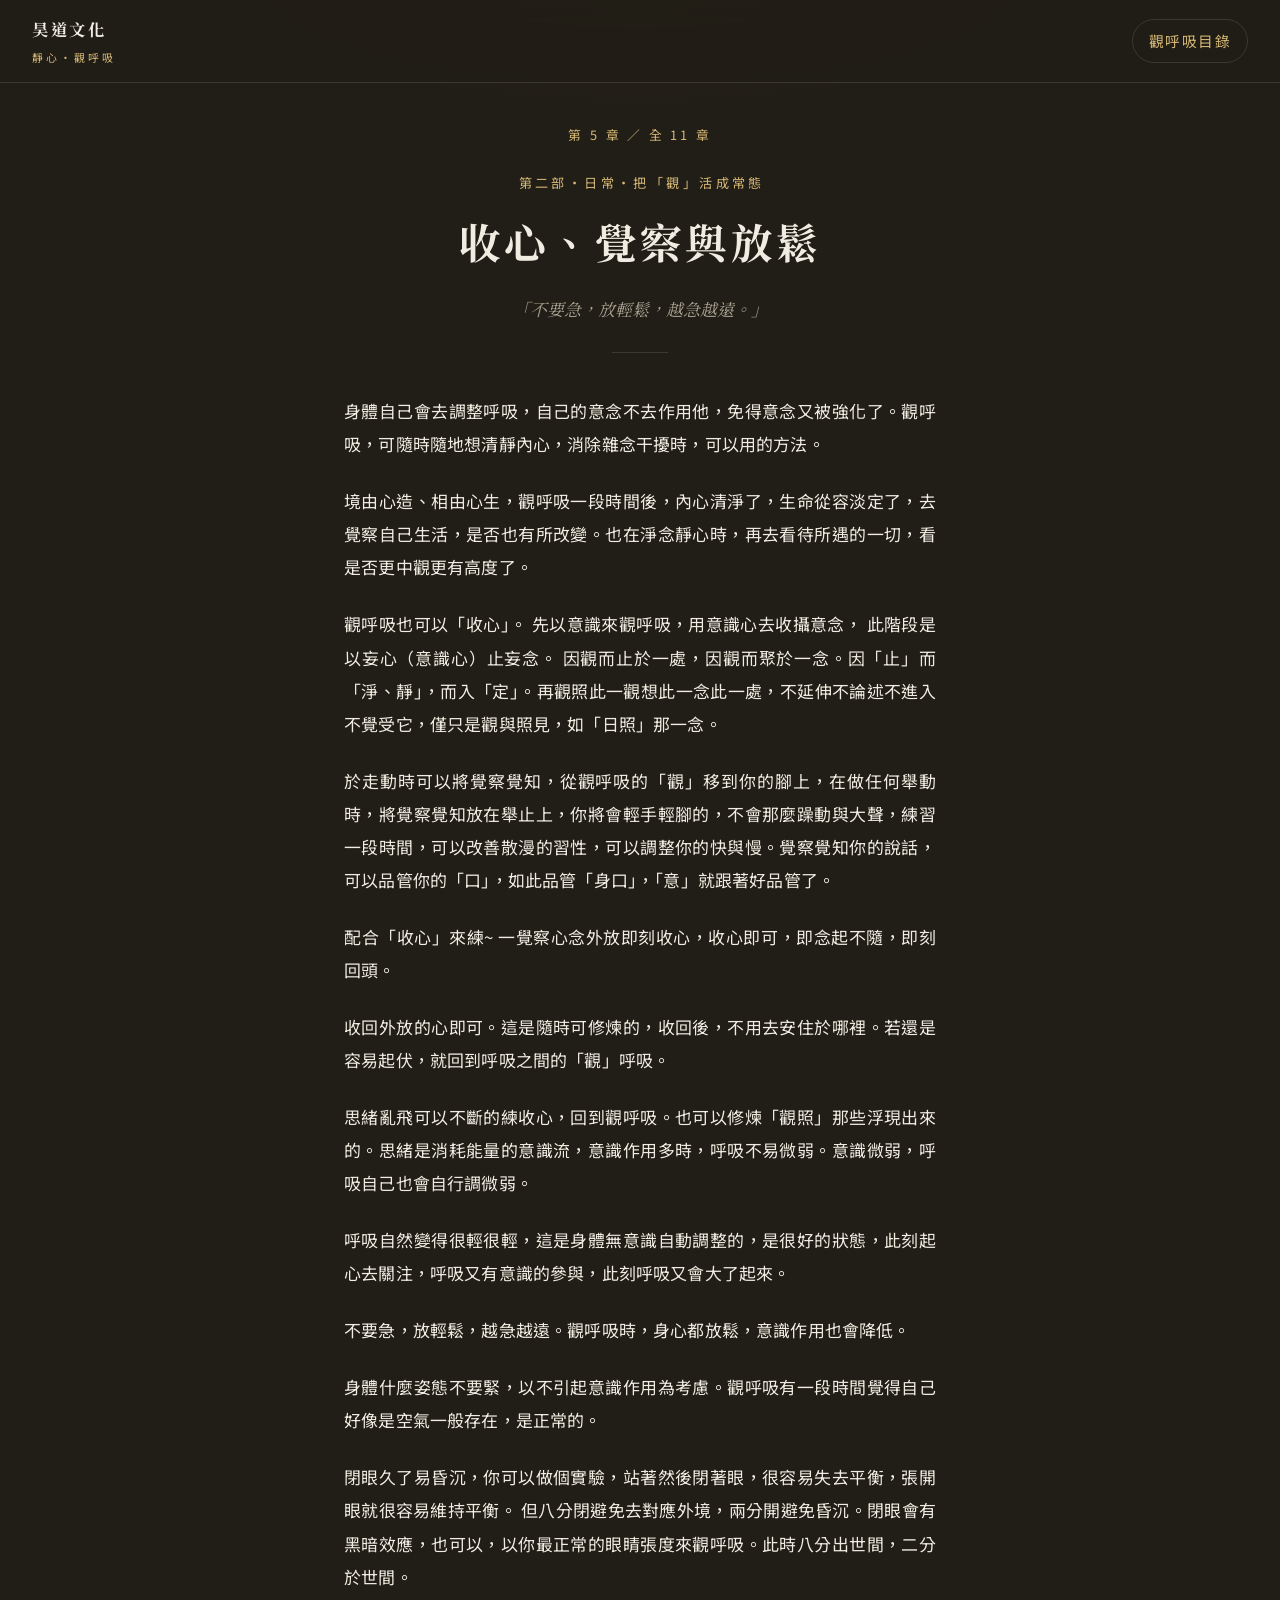
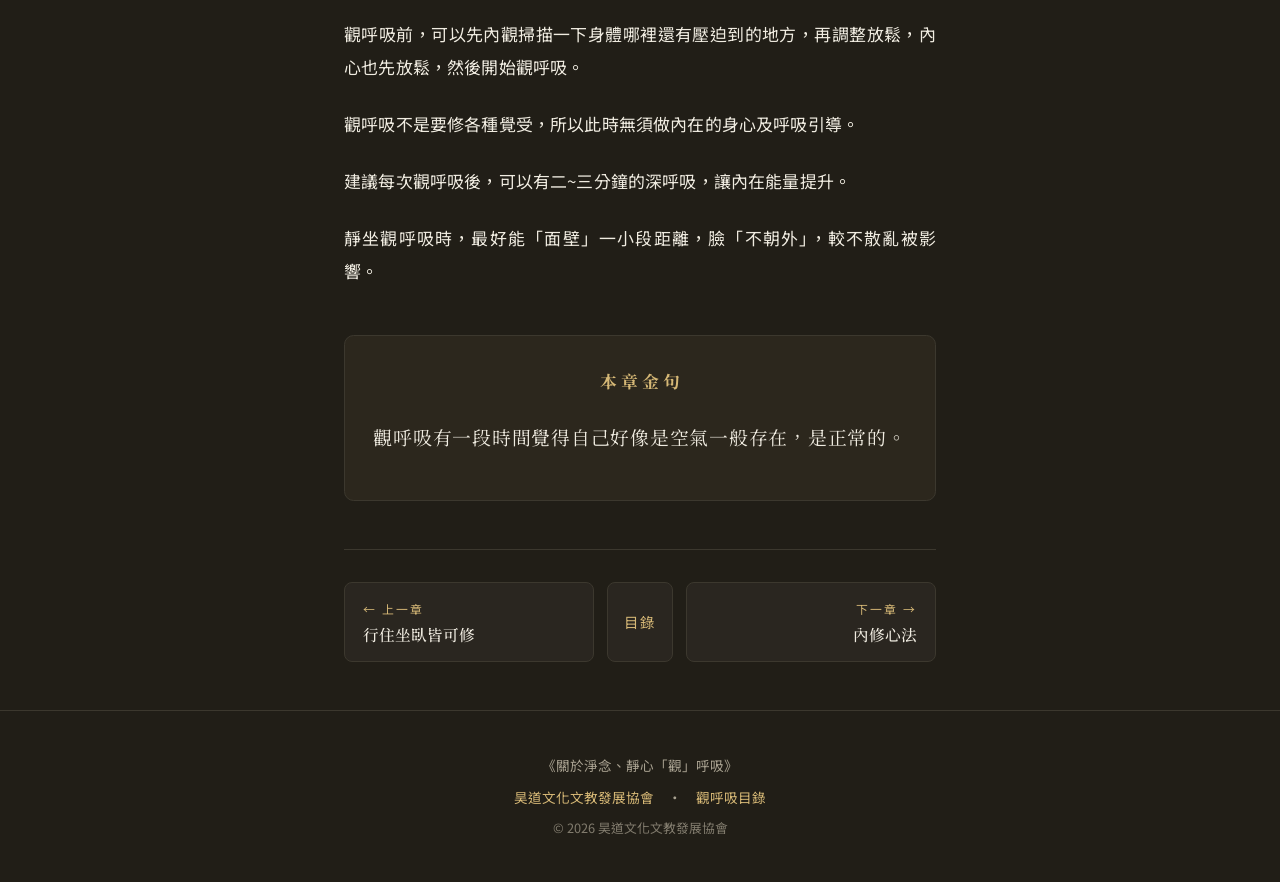
<file: ch05.html>
<!doctype html>
<html lang="zh-Hant">
<head>
  <meta charset="utf-8">
  <meta name="viewport" content="width=device-width, initial-scale=1">
  <title>第 5 章　收心、覺察與放鬆｜靜心・觀呼吸</title>
  <meta name="description" content="《關於淨念、靜心「觀」呼吸》第 5 章：收心、覺察與放鬆。觀呼吸的內修心法與日常練習。">
  <meta name="author" content="昊道文化文教發展協會">
  <link rel="canonical" href="https://haodao-culture.github.io/guan-huxi/ch05.html">
  <meta property="og:site_name" content="昊道文化文教發展協會">
  <meta property="og:title" content="第 5 章　收心、覺察與放鬆｜靜心・觀呼吸">
  <meta property="og:description" content="《關於淨念、靜心「觀」呼吸》第 5 章：收心、覺察與放鬆。觀呼吸的內修心法與日常練習。">
  <meta property="og:type" content="article">
  <meta property="og:url" content="https://haodao-culture.github.io/guan-huxi/ch05.html">
  <meta property="og:locale" content="zh_TW">
  <meta name="theme-color" content="#8b6f47">
  <link rel="icon" href="favicon.svg" type="image/svg+xml">
  <link rel="icon" href="favicon.svg" type="image/svg+xml">
  <link rel="apple-touch-icon" href="favicon.svg">
  <link rel="stylesheet" href="./breathing.css">
  <link rel="preconnect" href="https://fonts.googleapis.com">
  <link rel="preconnect" href="https://fonts.gstatic.com" crossorigin>
  <link href="https://fonts.googleapis.com/css2?family=Noto+Serif+TC:wght@400;500;700&family=Noto+Sans+TC:wght@300;400;500&display=swap" rel="stylesheet">
</head>
<body>
  <header class="reader-header">
    <a class="brand" href="index.html">昊道文化<small>靜心・觀呼吸</small></a>
    <a class="toc-link" href="./index.html">觀呼吸目錄</a>
  </header>
  <main class="reader chapter">
    <p class="progress">第 5 章 ／ 全 11 章</p>
    <div class="chapter-head">
      <p class="eyebrow">第二部・日常・把「觀」活成常態</p>
      <h1>收心、覺察與放鬆</h1>
      <p class="chapter-lead">「不要急，放輕鬆，越急越遠。」</p>
      <div class="rule"></div>
    </div>
    <article class="prose">
      <p>身體自己會去調整呼吸，自己的意念不去作用他，免得意念又被強化了。觀呼吸，可隨時隨地想清靜內心，消除雜念干擾時，可以用的方法。</p>
      <p>境由心造、相由心生，觀呼吸一段時間後，內心清淨了，生命從容淡定了，去覺察自己生活，是否也有所改變。也在淨念靜心時，再去看待所遇的一切，看是否更中觀更有高度了。</p>
      <p>觀呼吸也可以「收心」。 先以意識來觀呼吸，用意識心去收攝意念， 此階段是以妄心（意識心）止妄念。 因觀而止於一處，因觀而聚於一念。因「止」而「淨、靜」，而入「定」。再觀照此一觀想此一念此一處，不延伸不論述不進入不覺受它，僅只是觀與照見，如「日照」那一念。</p>
      <p>於走動時可以將覺察覺知，從觀呼吸的「觀」移到你的腳上，在做任何舉動時，將覺察覺知放在舉止上，你將會輕手輕腳的，不會那麼躁動與大聲，練習一段時間，可以改善散漫的習性，可以調整你的快與慢。覺察覺知你的說話，可以品管你的「口」，如此品管「身口」，「意」就跟著好品管了。</p>
      <p>配合「收心」來練~ 一覺察心念外放即刻收心，收心即可，即念起不隨，即刻回頭。</p>
      <p>收回外放的心即可。這是隨時可修煉的，收回後，不用去安住於哪裡。若還是容易起伏，就回到呼吸之間的「觀」呼吸。</p>
      <p>思緒亂飛可以不斷的練收心，回到觀呼吸。也可以修煉「觀照」那些浮現出來的。思緒是消耗能量的意識流，意識作用多時，呼吸不易微弱。意識微弱，呼吸自己也會自行調微弱。</p>
      <p>呼吸自然變得很輕很輕，這是身體無意識自動調整的，是很好的狀態，此刻起心去關注，呼吸又有意識的參與，此刻呼吸又會大了起來。</p>
      <p>不要急，放輕鬆，越急越遠。觀呼吸時，身心都放鬆，意識作用也會降低。</p>
      <p>身體什麼姿態不要緊，以不引起意識作用為考慮。觀呼吸有一段時間覺得自己好像是空氣一般存在，是正常的。</p>
      <p>閉眼久了易昏沉，你可以做個實驗，站著然後閉著眼，很容易失去平衡，張開眼就很容易維持平衡。 但八分閉避免去對應外境，兩分開避免昏沉。閉眼會有黑暗效應，也可以，以你最正常的眼睛張度來觀呼吸。此時八分出世間，二分於世間。</p>
      <p>觀呼吸前，可以先內觀掃描一下身體哪裡還有壓迫到的地方，再調整放鬆，內心也先放鬆，然後開始觀呼吸。</p>
      <p>觀呼吸不是要修各種覺受，所以此時無須做內在的身心及呼吸引導。</p>
      <p>建議每次觀呼吸後，可以有二~三分鐘的深呼吸，讓內在能量提升。</p>
      <p>靜坐觀呼吸時，最好能「面壁」一小段距離，臉「不朝外」，較不散亂被影響。</p>
    </article>
    <section class="golden">
      <h2>本章金句</h2>
      <blockquote>觀呼吸有一段時間覺得自己好像是空氣一般存在，是正常的。</blockquote>
    </section>
    <nav class="chapter-nav">
      <a class="nav-prev" href="ch04.html"><span class="nav-label">← 上一章</span><span class="nav-title">行住坐臥皆可修</span></a>
      <a class="nav-toc" href="index.html">目錄</a>
      <a class="nav-next" href="ch06.html"><span class="nav-label">下一章 →</span><span class="nav-title">內修心法</span></a>
    </nav>
  </main>
  <footer class="reader-footer">
    <p>《關於淨念、靜心「觀」呼吸》</p>
    <p><a href="https://www.haodao.org/">昊道文化文教發展協會</a>　·　<a href="./index.html">觀呼吸目錄</a></p>
    <p class="copyright">© 2026 昊道文化文教發展協會</p>
  </footer>
  <script src="./breathing.js" defer></script>
</body>
</html>
</file>
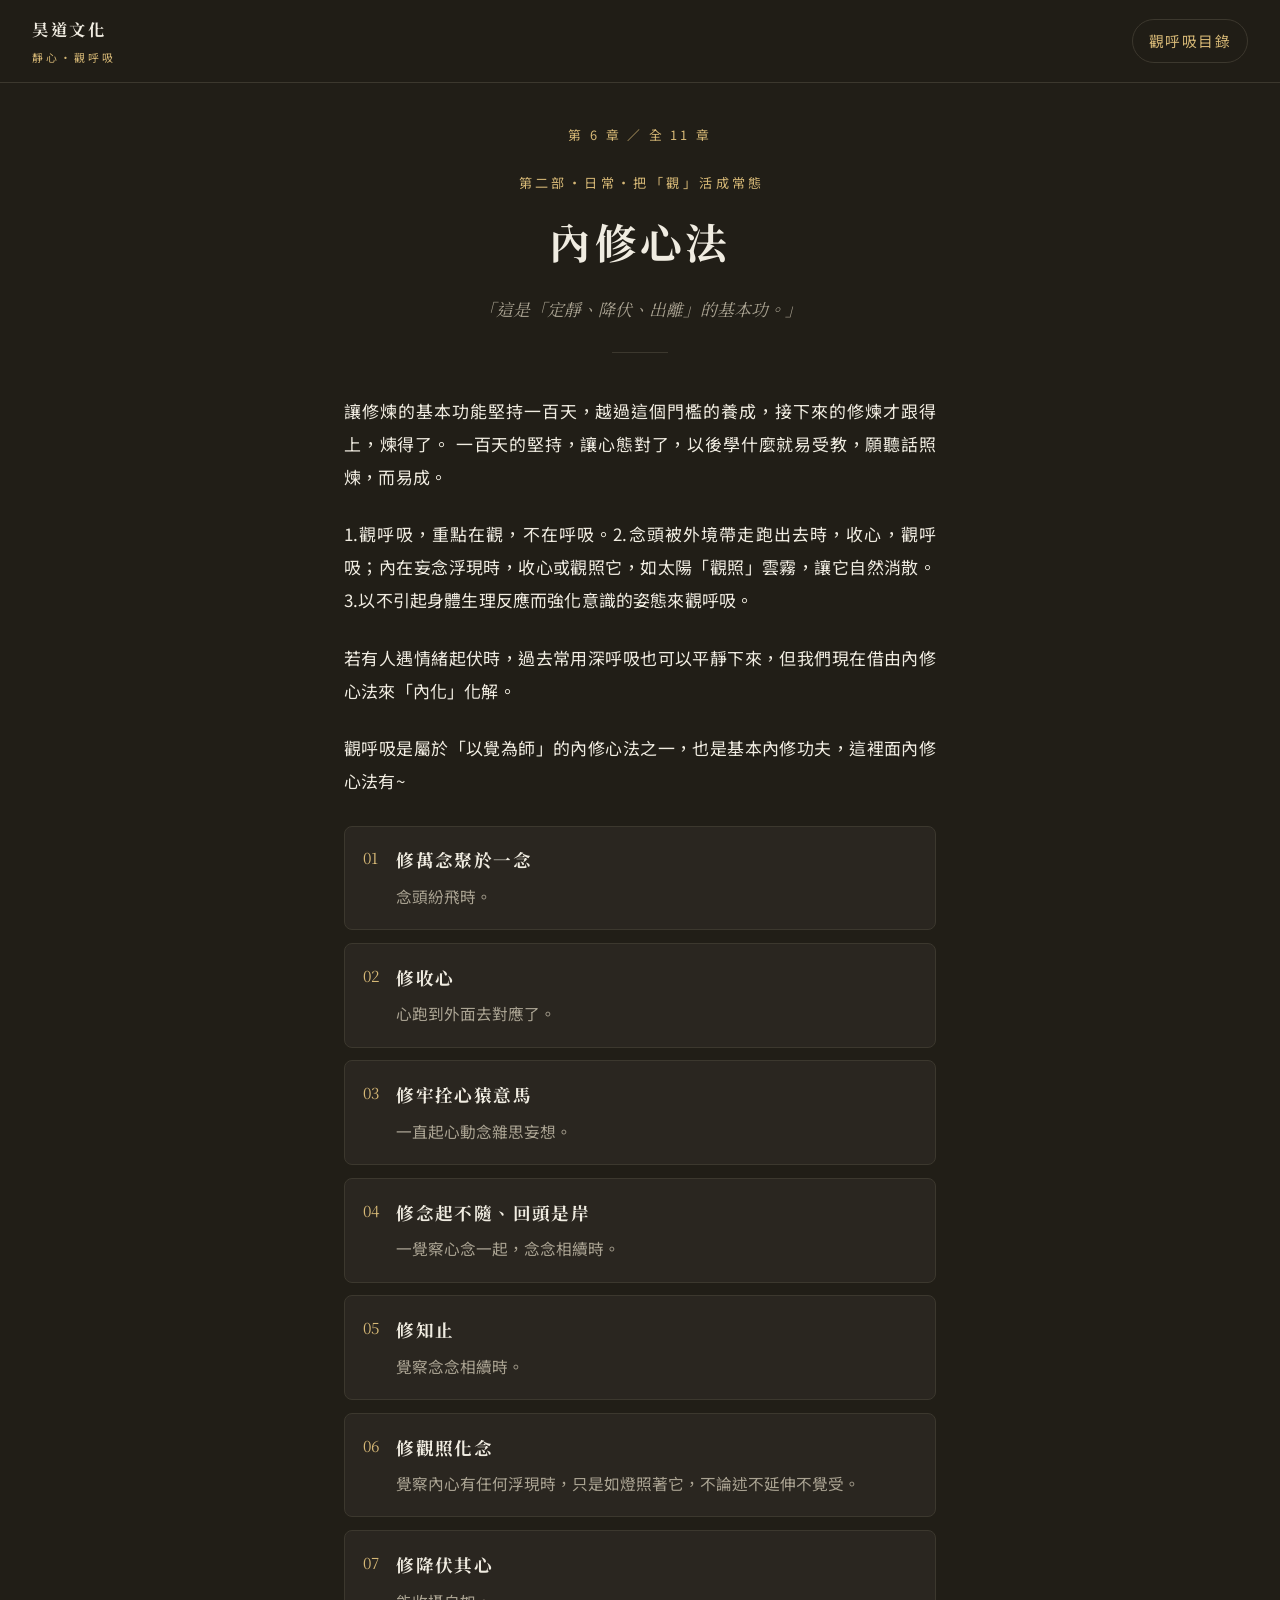
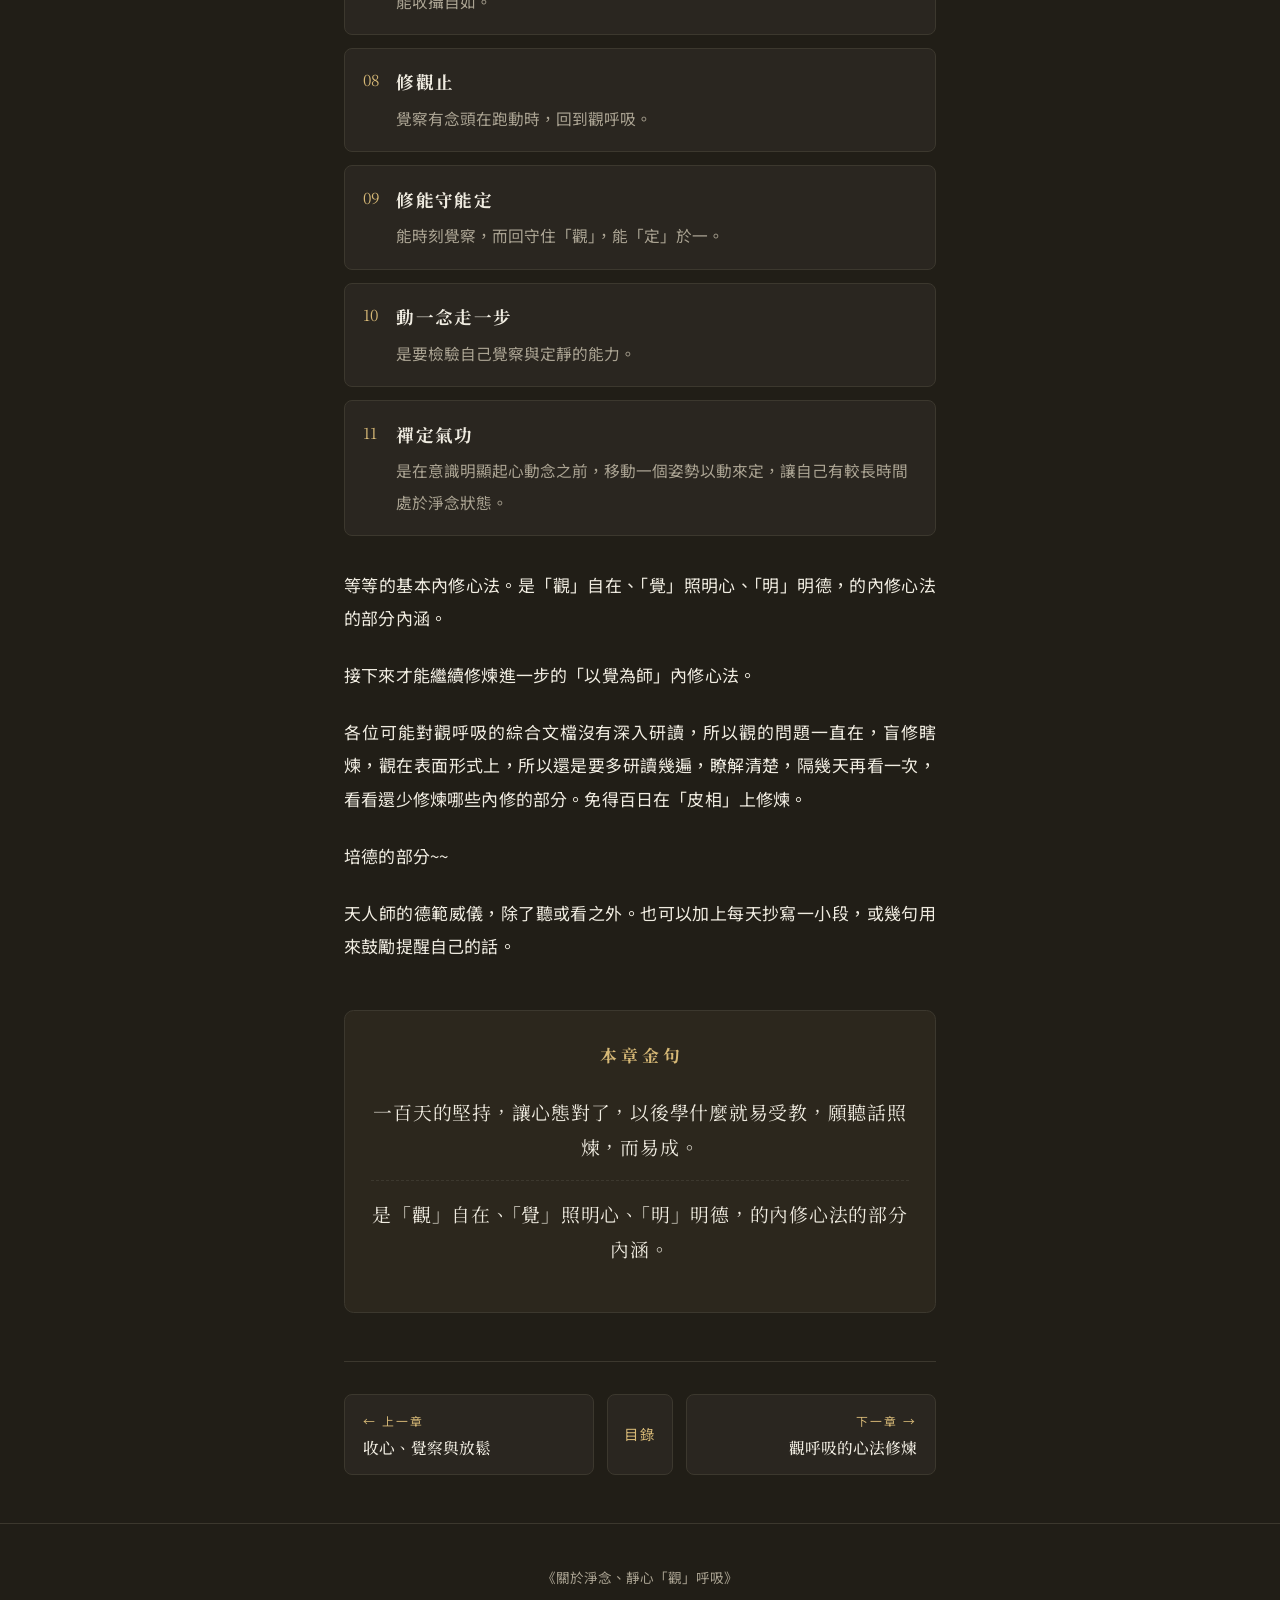
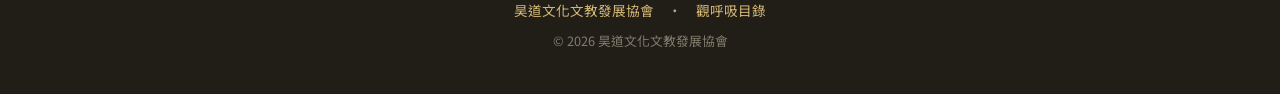
<file: ch06.html>
<!doctype html>
<html lang="zh-Hant">
<head>
  <meta charset="utf-8">
  <meta name="viewport" content="width=device-width, initial-scale=1">
  <title>第 6 章　內修心法｜靜心・觀呼吸</title>
  <meta name="description" content="《關於淨念、靜心「觀」呼吸》第 6 章：內修心法。觀呼吸的內修心法與日常練習。">
  <meta name="author" content="昊道文化文教發展協會">
  <link rel="canonical" href="https://haodao-culture.github.io/guan-huxi/ch06.html">
  <meta property="og:site_name" content="昊道文化文教發展協會">
  <meta property="og:title" content="第 6 章　內修心法｜靜心・觀呼吸">
  <meta property="og:description" content="《關於淨念、靜心「觀」呼吸》第 6 章：內修心法。觀呼吸的內修心法與日常練習。">
  <meta property="og:type" content="article">
  <meta property="og:url" content="https://haodao-culture.github.io/guan-huxi/ch06.html">
  <meta property="og:locale" content="zh_TW">
  <meta name="theme-color" content="#8b6f47">
  <link rel="icon" href="favicon.svg" type="image/svg+xml">
  <link rel="icon" href="favicon.svg" type="image/svg+xml">
  <link rel="apple-touch-icon" href="favicon.svg">
  <link rel="stylesheet" href="./breathing.css">
  <link rel="preconnect" href="https://fonts.googleapis.com">
  <link rel="preconnect" href="https://fonts.gstatic.com" crossorigin>
  <link href="https://fonts.googleapis.com/css2?family=Noto+Serif+TC:wght@400;500;700&family=Noto+Sans+TC:wght@300;400;500&display=swap" rel="stylesheet">
</head>
<body>
  <header class="reader-header">
    <a class="brand" href="index.html">昊道文化<small>靜心・觀呼吸</small></a>
    <a class="toc-link" href="./index.html">觀呼吸目錄</a>
  </header>
  <main class="reader chapter">
    <p class="progress">第 6 章 ／ 全 11 章</p>
    <div class="chapter-head">
      <p class="eyebrow">第二部・日常・把「觀」活成常態</p>
      <h1>內修心法</h1>
      <p class="chapter-lead">「這是「定靜、降伏、出離」的基本功。」</p>
      <div class="rule"></div>
    </div>
    <article class="prose">
      <p>讓修煉的基本功能堅持一百天，越過這個門檻的養成，接下來的修煉才跟得上，煉得了。 一百天的堅持，讓心態對了，以後學什麼就易受教，願聽話照煉，而易成。</p>
      <p>1.觀呼吸，重點在觀，不在呼吸。2.念頭被外境帶走跑出去時，收心，觀呼吸；內在妄念浮現時，收心或觀照它，如太陽「觀照」雲霧，讓它自然消散。3.以不引起身體生理反應而強化意識的姿態來觀呼吸。</p>
      <p>若有人遇情緒起伏時，過去常用深呼吸也可以平靜下來，但我們現在借由內修心法來「內化」化解。</p>
      <p>觀呼吸是屬於「以覺為師」的內修心法之一，也是基本內修功夫，這裡面內修心法有~</p>
      <ol class="method-list">
        <li><span class="term">修萬念聚於一念</span><span class="desc">念頭紛飛時。</span></li>
        <li><span class="term">修收心</span><span class="desc">心跑到外面去對應了。</span></li>
        <li><span class="term">修牢拴心猿意馬</span><span class="desc">一直起心動念雜思妄想。</span></li>
        <li><span class="term">修念起不隨、回頭是岸</span><span class="desc">一覺察心念一起，念念相續時。</span></li>
        <li><span class="term">修知止</span><span class="desc">覺察念念相續時。</span></li>
        <li><span class="term">修觀照化念</span><span class="desc">覺察內心有任何浮現時，只是如燈照著它，不論述不延伸不覺受。</span></li>
        <li><span class="term">修降伏其心</span><span class="desc">能收攝自如。</span></li>
        <li><span class="term">修觀止</span><span class="desc">覺察有念頭在跑動時，回到觀呼吸。</span></li>
        <li><span class="term">修能守能定</span><span class="desc">能時刻覺察，而回守住「觀」，能「定」於一。</span></li>
        <li><span class="term">動一念走一步</span><span class="desc">是要檢驗自己覺察與定靜的能力。</span></li>
        <li><span class="term">禪定氣功</span><span class="desc">是在意識明顯起心動念之前，移動一個姿勢以動來定，讓自己有較長時間處於淨念狀態。</span></li>
      </ol>
      <p>等等的基本內修心法。是「觀」自在、「覺」照明心、「明」明德，的內修心法的部分內涵。</p>
      <p>接下來才能繼續修煉進一步的「以覺為師」內修心法。</p>
      <p>各位可能對觀呼吸的綜合文檔沒有深入研讀，所以觀的問題一直在，盲修瞎煉，觀在表面形式上，所以還是要多研讀幾遍，瞭解清楚，隔幾天再看一次，看看還少修煉哪些內修的部分。免得百日在「皮相」上修煉。</p>
      <p>培德的部分~~</p>
      <p>天人師的德範威儀，除了聽或看之外。也可以加上每天抄寫一小段，或幾句用來鼓勵提醒自己的話。</p>
    </article>
    <section class="golden">
      <h2>本章金句</h2>
      <blockquote>一百天的堅持，讓心態對了，以後學什麼就易受教，願聽話照煉，而易成。</blockquote>
      <blockquote>是「觀」自在、「覺」照明心、「明」明德，的內修心法的部分內涵。</blockquote>
    </section>
    <nav class="chapter-nav">
      <a class="nav-prev" href="ch05.html"><span class="nav-label">← 上一章</span><span class="nav-title">收心、覺察與放鬆</span></a>
      <a class="nav-toc" href="index.html">目錄</a>
      <a class="nav-next" href="ch07.html"><span class="nav-label">下一章 →</span><span class="nav-title">觀呼吸的心法修煉</span></a>
    </nav>
  </main>
  <footer class="reader-footer">
    <p>《關於淨念、靜心「觀」呼吸》</p>
    <p><a href="https://www.haodao.org/">昊道文化文教發展協會</a>　·　<a href="./index.html">觀呼吸目錄</a></p>
    <p class="copyright">© 2026 昊道文化文教發展協會</p>
  </footer>
  <script src="./breathing.js" defer></script>
</body>
</html>
</file>
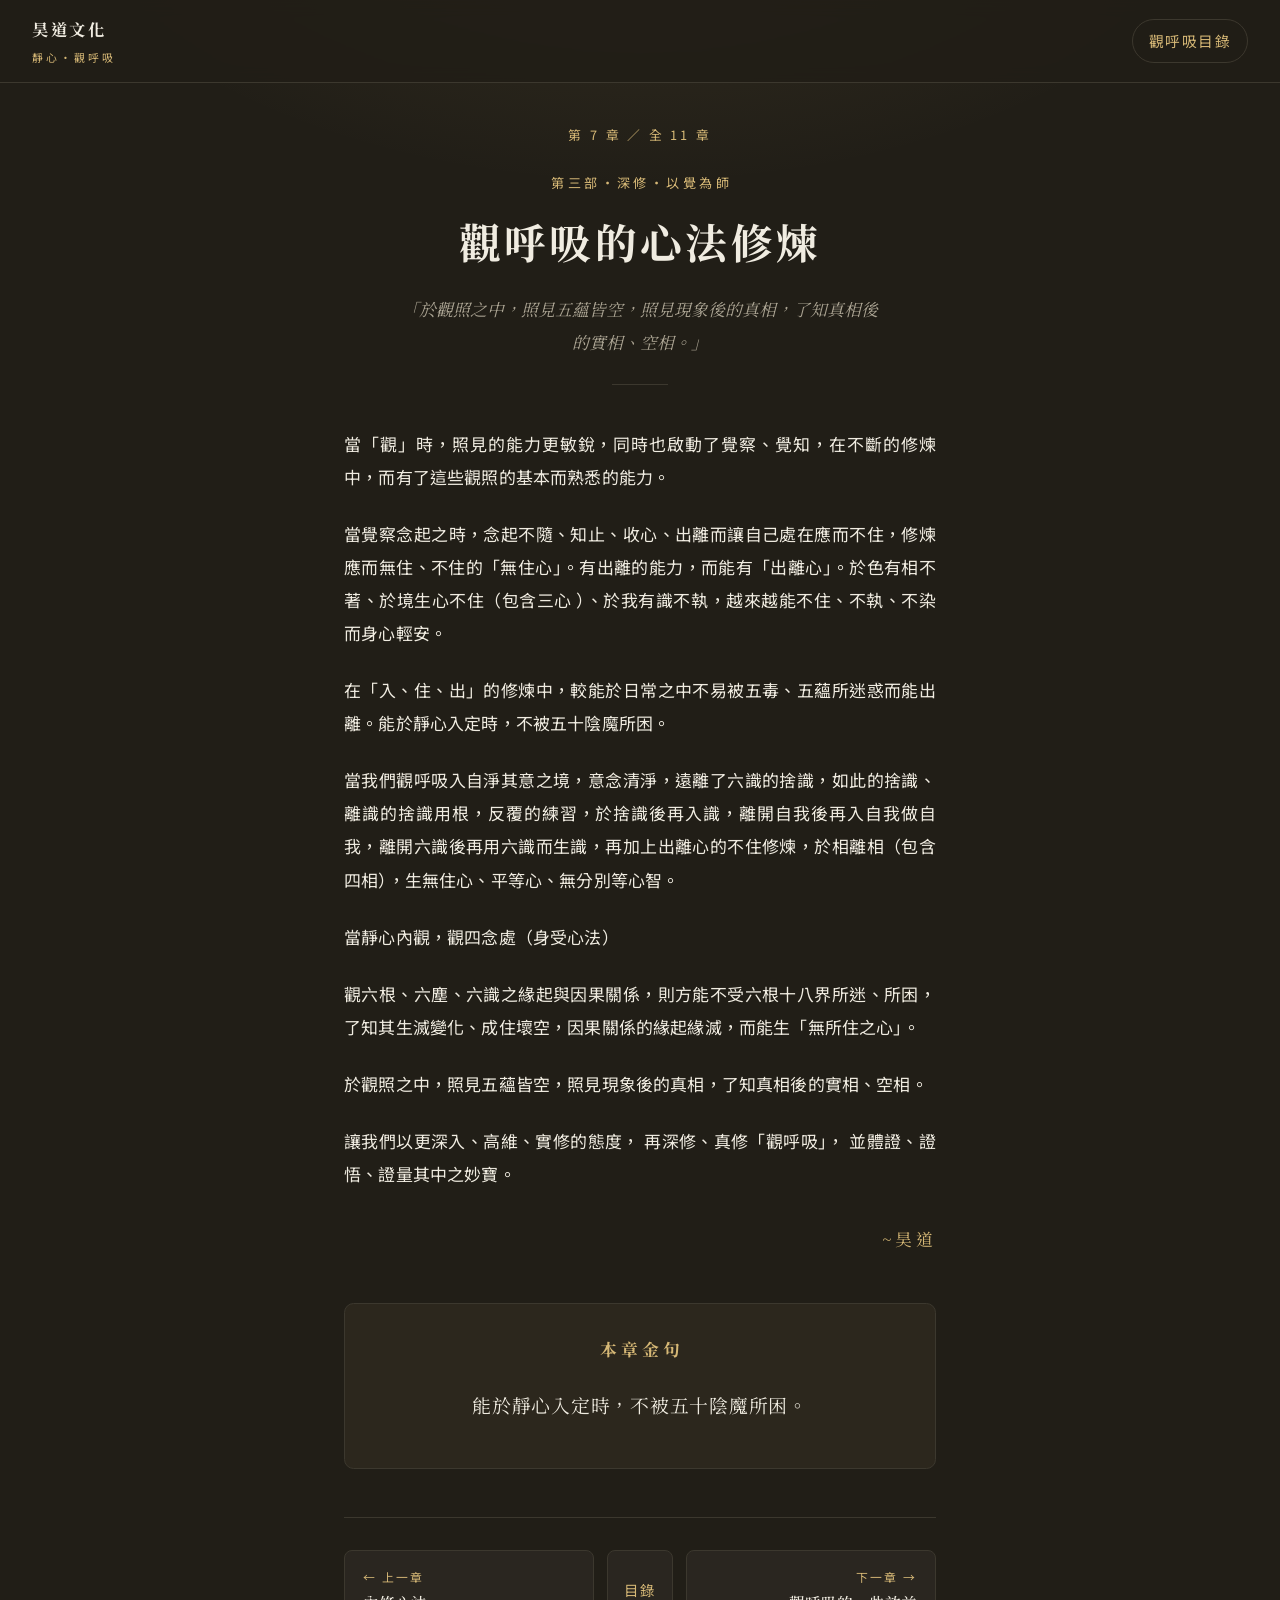
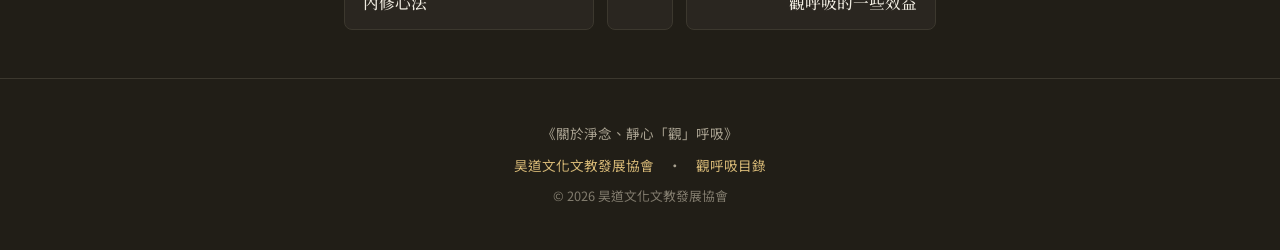
<file: ch07.html>
<!doctype html>
<html lang="zh-Hant">
<head>
  <meta charset="utf-8">
  <meta name="viewport" content="width=device-width, initial-scale=1">
  <title>第 7 章　觀呼吸的心法修煉｜靜心・觀呼吸</title>
  <meta name="description" content="《關於淨念、靜心「觀」呼吸》第 7 章：觀呼吸的心法修煉。觀呼吸的內修心法與日常練習。">
  <meta name="author" content="昊道文化文教發展協會">
  <link rel="canonical" href="https://haodao-culture.github.io/guan-huxi/ch07.html">
  <meta property="og:site_name" content="昊道文化文教發展協會">
  <meta property="og:title" content="第 7 章　觀呼吸的心法修煉｜靜心・觀呼吸">
  <meta property="og:description" content="《關於淨念、靜心「觀」呼吸》第 7 章：觀呼吸的心法修煉。觀呼吸的內修心法與日常練習。">
  <meta property="og:type" content="article">
  <meta property="og:url" content="https://haodao-culture.github.io/guan-huxi/ch07.html">
  <meta property="og:locale" content="zh_TW">
  <meta name="theme-color" content="#8b6f47">
  <link rel="icon" href="favicon.svg" type="image/svg+xml">
  <link rel="icon" href="favicon.svg" type="image/svg+xml">
  <link rel="apple-touch-icon" href="favicon.svg">
  <link rel="stylesheet" href="./breathing.css">
  <link rel="preconnect" href="https://fonts.googleapis.com">
  <link rel="preconnect" href="https://fonts.gstatic.com" crossorigin>
  <link href="https://fonts.googleapis.com/css2?family=Noto+Serif+TC:wght@400;500;700&family=Noto+Sans+TC:wght@300;400;500&display=swap" rel="stylesheet">
</head>
<body>
  <header class="reader-header">
    <a class="brand" href="index.html">昊道文化<small>靜心・觀呼吸</small></a>
    <a class="toc-link" href="./index.html">觀呼吸目錄</a>
  </header>
  <main class="reader chapter">
    <p class="progress">第 7 章 ／ 全 11 章</p>
    <div class="chapter-head">
      <p class="eyebrow">第三部・深修・以覺為師</p>
      <h1>觀呼吸的心法修煉</h1>
      <p class="chapter-lead">「於觀照之中，照見五蘊皆空，照見現象後的真相，了知真相後的實相、空相。」</p>
      <div class="rule"></div>
    </div>
    <article class="prose">
      <p>當「觀」時，照見的能力更敏銳，同時也啟動了覺察、覺知，在不斷的修煉中，而有了這些觀照的基本而熟悉的能力。</p>
      <p>當覺察念起之時，念起不隨、知止、收心、出離而讓自己處在應而不住，修煉應而無住、不住的「無住心」。有出離的能力，而能有「出離心」。於色有相不著、於境生心不住（包含三心 ）、於我有識不執，越來越能不住、不執、不染而身心輕安。</p>
      <p>在「入、住、出」的修煉中，較能於日常之中不易被五毒、五蘊所迷惑而能出離。能於靜心入定時，不被五十陰魔所困。</p>
      <p>當我們觀呼吸入自淨其意之境，意念清淨，遠離了六識的捨識，如此的捨識、離識的捨識用根，反覆的練習，於捨識後再入識，離開自我後再入自我做自我，離開六識後再用六識而生識，再加上出離心的不住修煉，於相離相（包含四相），生無住心、平等心、無分別等心智。</p>
      <p>當靜心內觀，觀四念處（身受心法）</p>
      <p>觀六根、六塵、六識之緣起與因果關係，則方能不受六根十八界所迷、所困，了知其生滅變化、成住壞空，因果關係的緣起緣滅，而能生「無所住之心」。</p>
      <p>於觀照之中，照見五蘊皆空，照見現象後的真相，了知真相後的實相、空相。</p>
      <p>讓我們以更深入、高維、實修的態度， 再深修、真修「觀呼吸」， 並體證、證悟、證量其中之妙寶。</p>
      <p class="sign">~昊道</p>
    </article>
    <section class="golden">
      <h2>本章金句</h2>
      <blockquote>能於靜心入定時，不被五十陰魔所困。</blockquote>
    </section>
    <nav class="chapter-nav">
      <a class="nav-prev" href="ch06.html"><span class="nav-label">← 上一章</span><span class="nav-title">內修心法</span></a>
      <a class="nav-toc" href="index.html">目錄</a>
      <a class="nav-next" href="ch08.html"><span class="nav-label">下一章 →</span><span class="nav-title">觀呼吸的一些效益</span></a>
    </nav>
  </main>
  <footer class="reader-footer">
    <p>《關於淨念、靜心「觀」呼吸》</p>
    <p><a href="https://www.haodao.org/">昊道文化文教發展協會</a>　·　<a href="./index.html">觀呼吸目錄</a></p>
    <p class="copyright">© 2026 昊道文化文教發展協會</p>
  </footer>
  <script src="./breathing.js" defer></script>
</body>
</html>
</file>
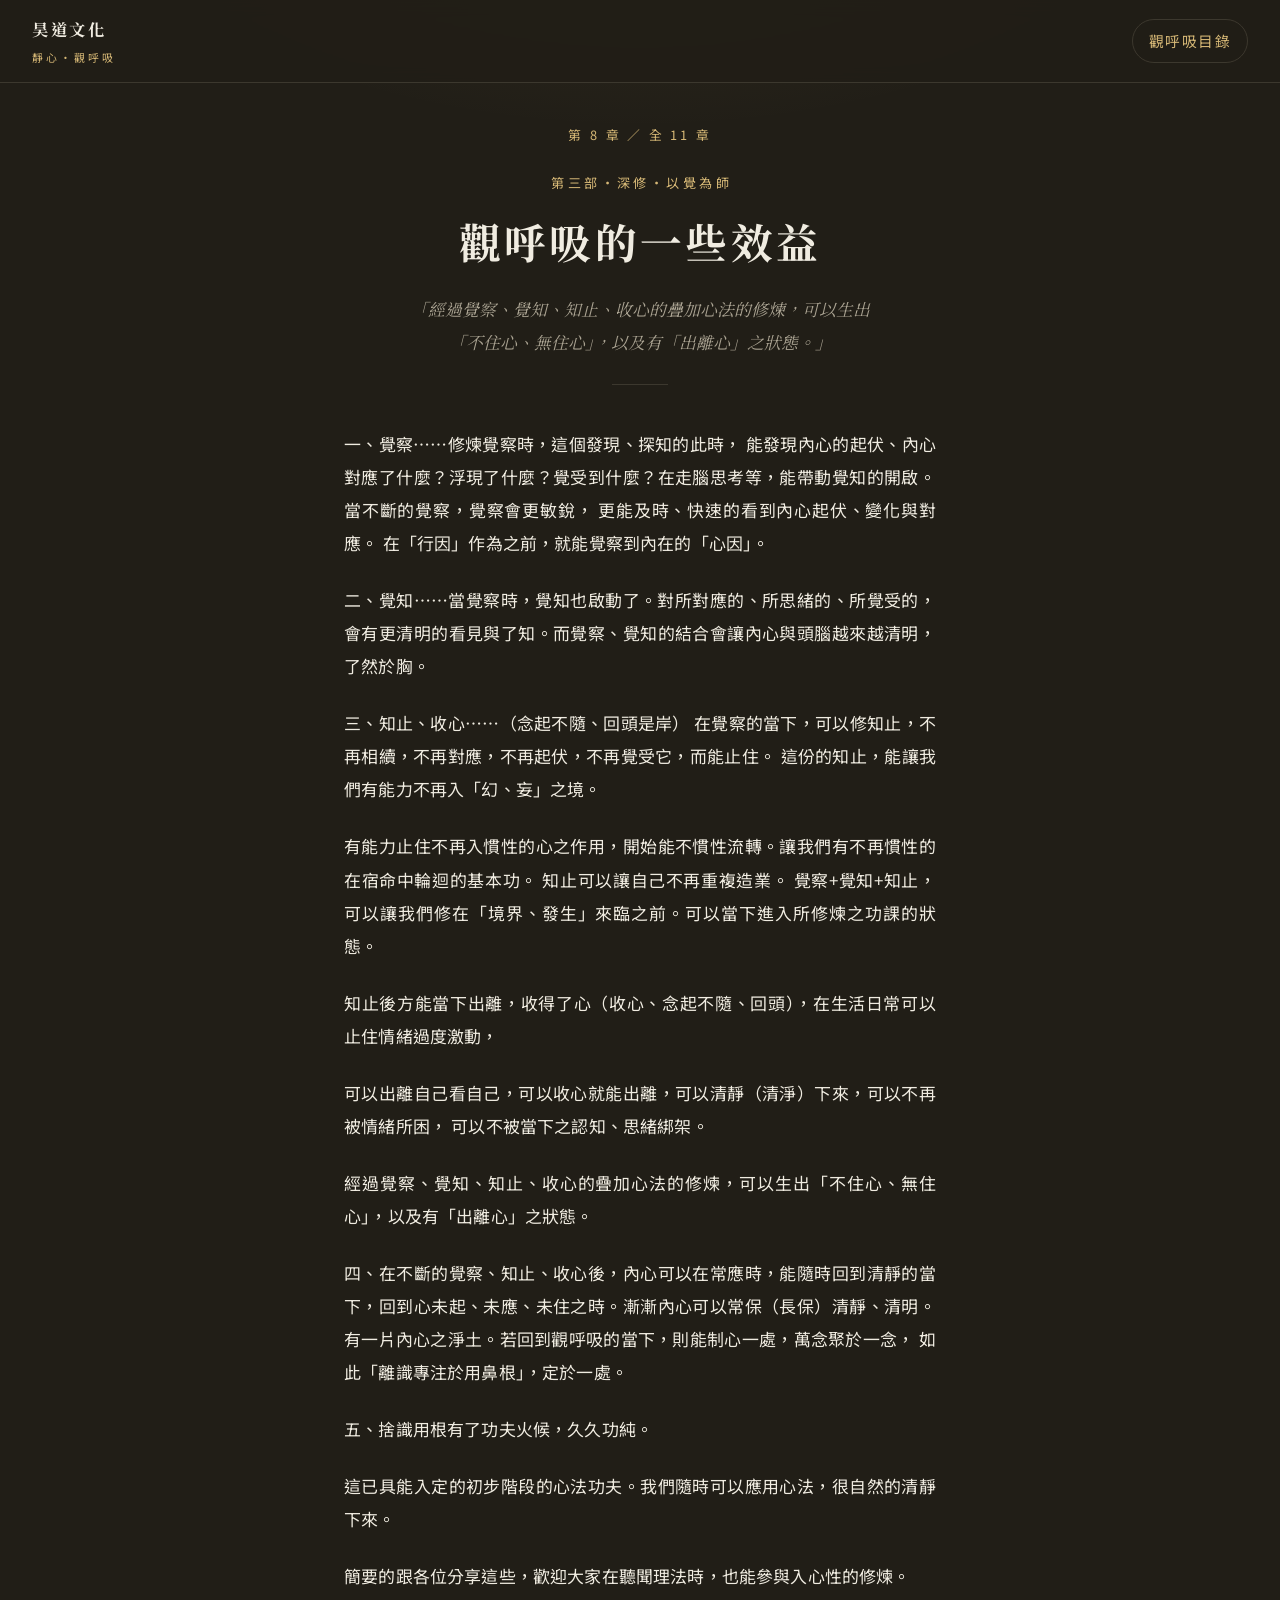
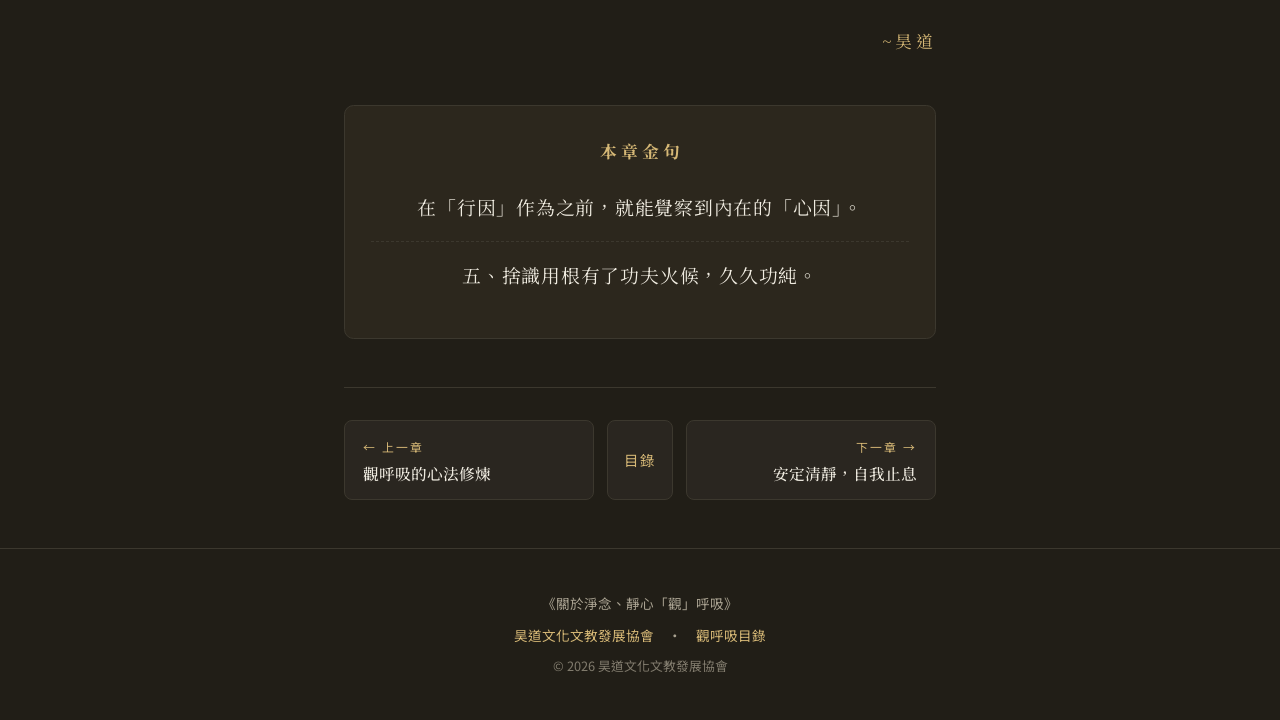
<file: ch08.html>
<!doctype html>
<html lang="zh-Hant">
<head>
  <meta charset="utf-8">
  <meta name="viewport" content="width=device-width, initial-scale=1">
  <title>第 8 章　觀呼吸的一些效益｜靜心・觀呼吸</title>
  <meta name="description" content="《關於淨念、靜心「觀」呼吸》第 8 章：觀呼吸的一些效益。觀呼吸的內修心法與日常練習。">
  <meta name="author" content="昊道文化文教發展協會">
  <link rel="canonical" href="https://haodao-culture.github.io/guan-huxi/ch08.html">
  <meta property="og:site_name" content="昊道文化文教發展協會">
  <meta property="og:title" content="第 8 章　觀呼吸的一些效益｜靜心・觀呼吸">
  <meta property="og:description" content="《關於淨念、靜心「觀」呼吸》第 8 章：觀呼吸的一些效益。觀呼吸的內修心法與日常練習。">
  <meta property="og:type" content="article">
  <meta property="og:url" content="https://haodao-culture.github.io/guan-huxi/ch08.html">
  <meta property="og:locale" content="zh_TW">
  <meta name="theme-color" content="#8b6f47">
  <link rel="icon" href="favicon.svg" type="image/svg+xml">
  <link rel="icon" href="favicon.svg" type="image/svg+xml">
  <link rel="apple-touch-icon" href="favicon.svg">
  <link rel="stylesheet" href="./breathing.css">
  <link rel="preconnect" href="https://fonts.googleapis.com">
  <link rel="preconnect" href="https://fonts.gstatic.com" crossorigin>
  <link href="https://fonts.googleapis.com/css2?family=Noto+Serif+TC:wght@400;500;700&family=Noto+Sans+TC:wght@300;400;500&display=swap" rel="stylesheet">
</head>
<body>
  <header class="reader-header">
    <a class="brand" href="index.html">昊道文化<small>靜心・觀呼吸</small></a>
    <a class="toc-link" href="./index.html">觀呼吸目錄</a>
  </header>
  <main class="reader chapter">
    <p class="progress">第 8 章 ／ 全 11 章</p>
    <div class="chapter-head">
      <p class="eyebrow">第三部・深修・以覺為師</p>
      <h1>觀呼吸的一些效益</h1>
      <p class="chapter-lead">「經過覺察、覺知、知止、收心的疊加心法的修煉，可以生出「不住心、無住心」，以及有「出離心」之狀態。」</p>
      <div class="rule"></div>
    </div>
    <article class="prose">
      <p>一、覺察……修煉覺察時，這個發現、探知的此時， 能發現內心的起伏、內心對應了什麼？浮現了什麼？覺受到什麼？在走腦思考等，能帶動覺知的開啟。當不斷的覺察，覺察會更敏銳， 更能及時、快速的看到內心起伏、變化與對應。 在「行因」作為之前，就能覺察到內在的「心因」。</p>
      <p>二、覺知……當覺察時，覺知也啟動了。對所對應的、所思緒的、所覺受的，會有更清明的看見與了知。而覺察、覺知的結合會讓內心與頭腦越來越清明，了然於胸。</p>
      <p>三、知止、收心……（念起不隨、回頭是岸） 在覺察的當下，可以修知止，不再相續，不再對應，不再起伏，不再覺受它，而能止住。 這份的知止，能讓我們有能力不再入「幻、妄」之境。</p>
      <p>有能力止住不再入慣性的心之作用，開始能不慣性流轉。讓我們有不再慣性的在宿命中輪迴的基本功。 知止可以讓自己不再重複造業。 覺察+覺知+知止，可以讓我們修在「境界、發生」來臨之前。可以當下進入所修煉之功課的狀態。</p>
      <p>知止後方能當下出離，收得了心（收心、念起不隨、回頭），在生活日常可以止住情緒過度激動，</p>
      <p>可以出離自己看自己，可以收心就能出離，可以清靜（清淨）下來，可以不再被情緒所困， 可以不被當下之認知、思緒綁架。</p>
      <p>經過覺察、覺知、知止、收心的疊加心法的修煉，可以生出「不住心、無住心」，以及有「出離心」之狀態。</p>
      <p>四、在不斷的覺察、知止、收心後，內心可以在常應時，能隨時回到清靜的當下，回到心未起、未應、未住之時。漸漸內心可以常保（長保）清靜、清明。有一片內心之淨土。若回到觀呼吸的當下，則能制心一處，萬念聚於一念， 如此「離識專注於用鼻根」，定於一處。</p>
      <p>五、捨識用根有了功夫火候，久久功純。</p>
      <p>這已具能入定的初步階段的心法功夫。我們隨時可以應用心法，很自然的清靜下來。</p>
      <p>簡要的跟各位分享這些，歡迎大家在聽聞理法時，也能參與入心性的修煉。</p>
      <p class="sign">~昊道</p>
    </article>
    <section class="golden">
      <h2>本章金句</h2>
      <blockquote>在「行因」作為之前，就能覺察到內在的「心因」。</blockquote>
      <blockquote>五、捨識用根有了功夫火候，久久功純。</blockquote>
    </section>
    <nav class="chapter-nav">
      <a class="nav-prev" href="ch07.html"><span class="nav-label">← 上一章</span><span class="nav-title">觀呼吸的心法修煉</span></a>
      <a class="nav-toc" href="index.html">目錄</a>
      <a class="nav-next" href="ch09.html"><span class="nav-label">下一章 →</span><span class="nav-title">安定清靜，自我止息</span></a>
    </nav>
  </main>
  <footer class="reader-footer">
    <p>《關於淨念、靜心「觀」呼吸》</p>
    <p><a href="https://www.haodao.org/">昊道文化文教發展協會</a>　·　<a href="./index.html">觀呼吸目錄</a></p>
    <p class="copyright">© 2026 昊道文化文教發展協會</p>
  </footer>
  <script src="./breathing.js" defer></script>
</body>
</html>
</file>
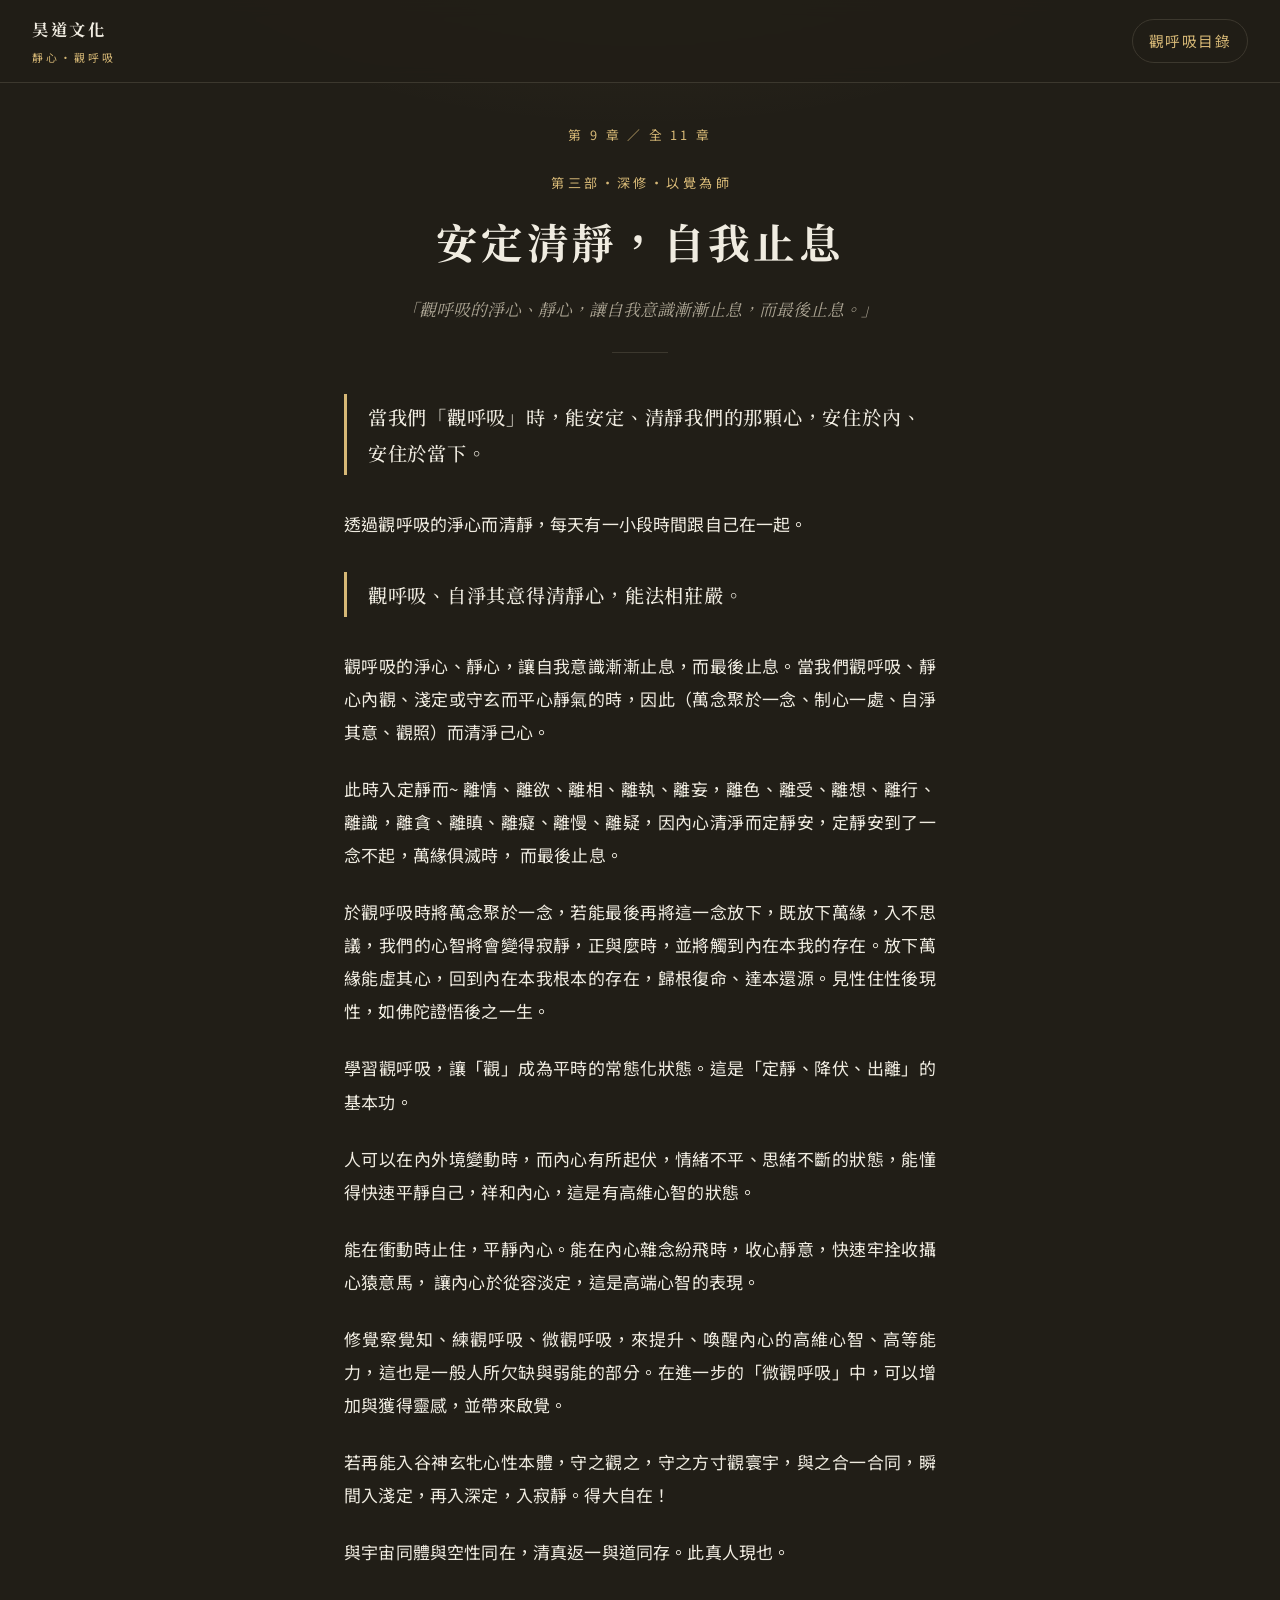
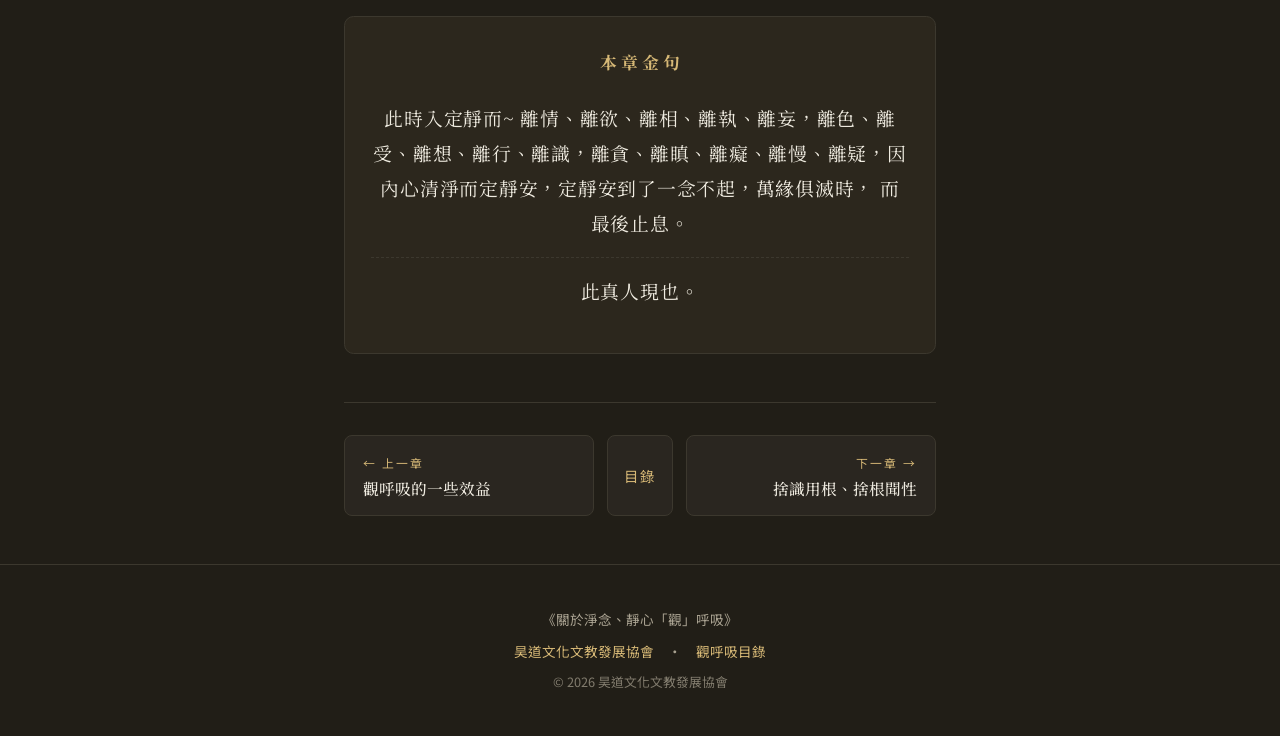
<file: ch09.html>
<!doctype html>
<html lang="zh-Hant">
<head>
  <meta charset="utf-8">
  <meta name="viewport" content="width=device-width, initial-scale=1">
  <title>第 9 章　安定清靜，自我止息｜靜心・觀呼吸</title>
  <meta name="description" content="《關於淨念、靜心「觀」呼吸》第 9 章：安定清靜，自我止息。觀呼吸的內修心法與日常練習。">
  <meta name="author" content="昊道文化文教發展協會">
  <link rel="canonical" href="https://haodao-culture.github.io/guan-huxi/ch09.html">
  <meta property="og:site_name" content="昊道文化文教發展協會">
  <meta property="og:title" content="第 9 章　安定清靜，自我止息｜靜心・觀呼吸">
  <meta property="og:description" content="《關於淨念、靜心「觀」呼吸》第 9 章：安定清靜，自我止息。觀呼吸的內修心法與日常練習。">
  <meta property="og:type" content="article">
  <meta property="og:url" content="https://haodao-culture.github.io/guan-huxi/ch09.html">
  <meta property="og:locale" content="zh_TW">
  <meta name="theme-color" content="#8b6f47">
  <link rel="icon" href="favicon.svg" type="image/svg+xml">
  <link rel="icon" href="favicon.svg" type="image/svg+xml">
  <link rel="apple-touch-icon" href="favicon.svg">
  <link rel="stylesheet" href="./breathing.css">
  <link rel="preconnect" href="https://fonts.googleapis.com">
  <link rel="preconnect" href="https://fonts.gstatic.com" crossorigin>
  <link href="https://fonts.googleapis.com/css2?family=Noto+Serif+TC:wght@400;500;700&family=Noto+Sans+TC:wght@300;400;500&display=swap" rel="stylesheet">
</head>
<body>
  <header class="reader-header">
    <a class="brand" href="index.html">昊道文化<small>靜心・觀呼吸</small></a>
    <a class="toc-link" href="./index.html">觀呼吸目錄</a>
  </header>
  <main class="reader chapter">
    <p class="progress">第 9 章 ／ 全 11 章</p>
    <div class="chapter-head">
      <p class="eyebrow">第三部・深修・以覺為師</p>
      <h1>安定清靜，自我止息</h1>
      <p class="chapter-lead">「觀呼吸的淨心、靜心，讓自我意識漸漸止息，而最後止息。」</p>
      <div class="rule"></div>
    </div>
    <article class="prose">
      <blockquote class="pull">當我們「觀呼吸」時，能安定、清靜我們的那顆心，安住於內、安住於當下。</blockquote>
      <p>透過觀呼吸的淨心而清靜，每天有一小段時間跟自己在一起。</p>
      <blockquote class="pull">觀呼吸、自淨其意得清靜心，能法相莊嚴。</blockquote>
      <p>觀呼吸的淨心、靜心，讓自我意識漸漸止息，而最後止息。當我們觀呼吸、靜心內觀、淺定或守玄而平心靜氣的時，因此（萬念聚於一念、制心一處、自淨其意、觀照）而清淨己心。</p>
      <p>此時入定靜而~ 離情、離欲、離相、離執、離妄，離色、離受、離想、離行、離識，離貪、離瞋、離癡、離慢、離疑，因內心清淨而定靜安，定靜安到了一念不起，萬緣俱滅時， 而最後止息。</p>
      <p>於觀呼吸時將萬念聚於一念，若能最後再將這一念放下，既放下萬緣，入不思議，我們的心智將會變得寂靜，正與麼時，並將觸到內在本我的存在。放下萬緣能虛其心，回到內在本我根本的存在，歸根復命、達本還源。見性住性後現性，如佛陀證悟後之一生。</p>
      <p>學習觀呼吸，讓「觀」成為平時的常態化狀態。這是「定靜、降伏、出離」的基本功。</p>
      <p>人可以在內外境變動時，而內心有所起伏，情緒不平、思緒不斷的狀態，能懂得快速平靜自己，祥和內心，這是有高維心智的狀態。</p>
      <p>能在衝動時止住，平靜內心。能在內心雜念紛飛時，收心靜意，快速牢拴收攝心猿意馬， 讓內心於從容淡定，這是高端心智的表現。</p>
      <p>修覺察覺知、練觀呼吸、微觀呼吸，來提升、喚醒內心的高維心智、高等能力，這也是一般人所欠缺與弱能的部分。在進一步的「微觀呼吸」中，可以增加與獲得靈感，並帶來啟覺。</p>
      <p>若再能入谷神玄牝心性本體，守之觀之，守之方寸觀寰宇，與之合一合同，瞬間入淺定，再入深定，入寂靜。得大自在！</p>
      <p>與宇宙同體與空性同在，清真返一與道同存。此真人現也。</p>
    </article>
    <section class="golden">
      <h2>本章金句</h2>
      <blockquote>此時入定靜而~ 離情、離欲、離相、離執、離妄，離色、離受、離想、離行、離識，離貪、離瞋、離癡、離慢、離疑，因內心清淨而定靜安，定靜安到了一念不起，萬緣俱滅時， 而最後止息。</blockquote>
      <blockquote>此真人現也。</blockquote>
    </section>
    <nav class="chapter-nav">
      <a class="nav-prev" href="ch08.html"><span class="nav-label">← 上一章</span><span class="nav-title">觀呼吸的一些效益</span></a>
      <a class="nav-toc" href="index.html">目錄</a>
      <a class="nav-next" href="ch10.html"><span class="nav-label">下一章 →</span><span class="nav-title">捨識用根、捨根聞性</span></a>
    </nav>
  </main>
  <footer class="reader-footer">
    <p>《關於淨念、靜心「觀」呼吸》</p>
    <p><a href="https://www.haodao.org/">昊道文化文教發展協會</a>　·　<a href="./index.html">觀呼吸目錄</a></p>
    <p class="copyright">© 2026 昊道文化文教發展協會</p>
  </footer>
  <script src="./breathing.js" defer></script>
</body>
</html>
</file>
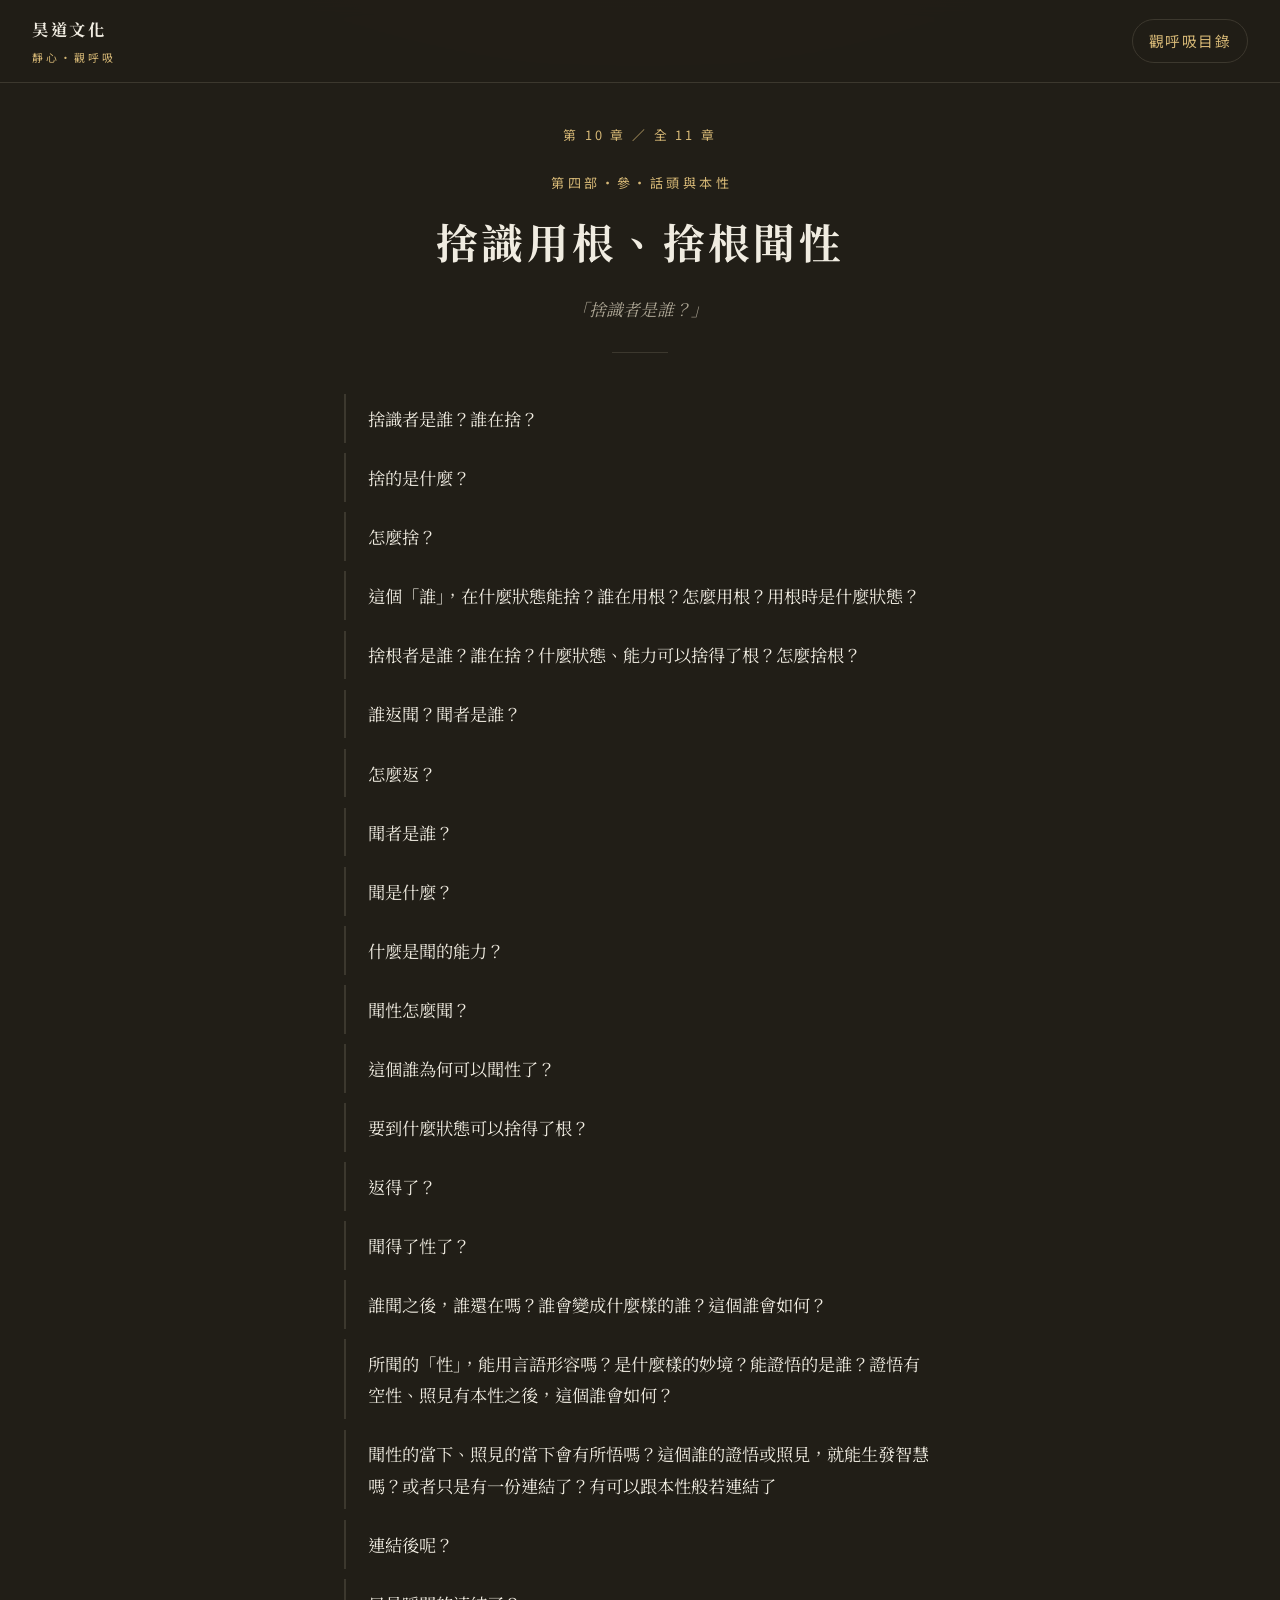
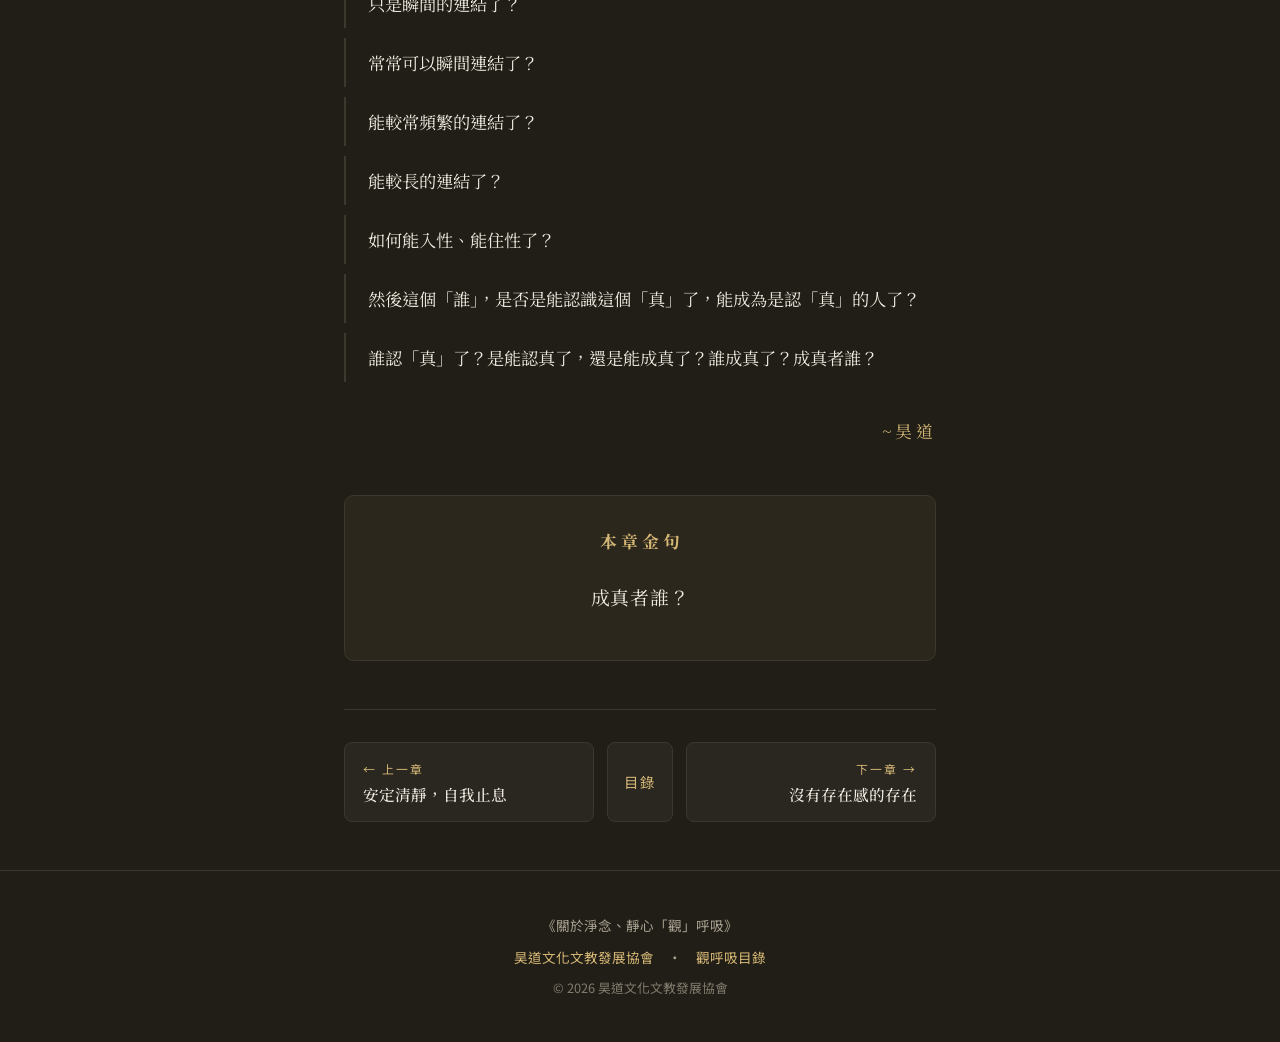
<file: ch10.html>
<!doctype html>
<html lang="zh-Hant">
<head>
  <meta charset="utf-8">
  <meta name="viewport" content="width=device-width, initial-scale=1">
  <title>第 10 章　捨識用根、捨根聞性｜靜心・觀呼吸</title>
  <meta name="description" content="《關於淨念、靜心「觀」呼吸》第 10 章：捨識用根、捨根聞性。觀呼吸的內修心法與日常練習。">
  <meta name="author" content="昊道文化文教發展協會">
  <link rel="canonical" href="https://haodao-culture.github.io/guan-huxi/ch10.html">
  <meta property="og:site_name" content="昊道文化文教發展協會">
  <meta property="og:title" content="第 10 章　捨識用根、捨根聞性｜靜心・觀呼吸">
  <meta property="og:description" content="《關於淨念、靜心「觀」呼吸》第 10 章：捨識用根、捨根聞性。觀呼吸的內修心法與日常練習。">
  <meta property="og:type" content="article">
  <meta property="og:url" content="https://haodao-culture.github.io/guan-huxi/ch10.html">
  <meta property="og:locale" content="zh_TW">
  <meta name="theme-color" content="#8b6f47">
  <link rel="icon" href="favicon.svg" type="image/svg+xml">
  <link rel="icon" href="favicon.svg" type="image/svg+xml">
  <link rel="apple-touch-icon" href="favicon.svg">
  <link rel="stylesheet" href="./breathing.css">
  <link rel="preconnect" href="https://fonts.googleapis.com">
  <link rel="preconnect" href="https://fonts.gstatic.com" crossorigin>
  <link href="https://fonts.googleapis.com/css2?family=Noto+Serif+TC:wght@400;500;700&family=Noto+Sans+TC:wght@300;400;500&display=swap" rel="stylesheet">
</head>
<body>
  <header class="reader-header">
    <a class="brand" href="index.html">昊道文化<small>靜心・觀呼吸</small></a>
    <a class="toc-link" href="./index.html">觀呼吸目錄</a>
  </header>
  <main class="reader chapter">
    <p class="progress">第 10 章 ／ 全 11 章</p>
    <div class="chapter-head">
      <p class="eyebrow">第四部・參・話頭與本性</p>
      <h1>捨識用根、捨根聞性</h1>
      <p class="chapter-lead">「捨識者是誰？」</p>
      <div class="rule"></div>
    </div>
    <article class="prose">
      <ul class="koan">
        <li>捨識者是誰？誰在捨？</li>
        <li>捨的是什麼？</li>
        <li>怎麼捨？</li>
        <li>這個「誰」，在什麼狀態能捨？誰在用根？怎麼用根？用根時是什麼狀態？</li>
        <li>捨根者是誰？誰在捨？什麼狀態、能力可以捨得了根？怎麼捨根？</li>
        <li>誰返聞？聞者是誰？</li>
        <li>怎麼返？</li>
        <li>聞者是誰？</li>
        <li>聞是什麼？</li>
        <li>什麼是聞的能力？</li>
        <li>聞性怎麼聞？</li>
        <li>這個誰為何可以聞性了？</li>
        <li>要到什麼狀態可以捨得了根？</li>
        <li>返得了？</li>
        <li>聞得了性了？</li>
        <li>誰聞之後，誰還在嗎？誰會變成什麼樣的誰？這個誰會如何？</li>
        <li>所聞的「性」，能用言語形容嗎？是什麼樣的妙境？能證悟的是誰？證悟有空性、照見有本性之後，這個誰會如何？</li>
        <li>聞性的當下、照見的當下會有所悟嗎？這個誰的證悟或照見，就能生發智慧嗎？或者只是有一份連結了？有可以跟本性般若連結了</li>
        <li>連結後呢？</li>
        <li>只是瞬間的連結了？</li>
        <li>常常可以瞬間連結了？</li>
        <li>能較常頻繁的連結了？</li>
        <li>能較長的連結了？</li>
        <li>如何能入性、能住性了？</li>
        <li>然後這個「誰」，是否是能認識這個「真」了，能成為是認「真」的人了？</li>
        <li>誰認「真」了？是能認真了，還是能成真了？誰成真了？成真者誰？</li>
      </ul>
      <p class="sign">~昊道</p>
    </article>
    <section class="golden">
      <h2>本章金句</h2>
      <blockquote>成真者誰？</blockquote>
    </section>
    <nav class="chapter-nav">
      <a class="nav-prev" href="ch09.html"><span class="nav-label">← 上一章</span><span class="nav-title">安定清靜，自我止息</span></a>
      <a class="nav-toc" href="index.html">目錄</a>
      <a class="nav-next" href="ch11.html"><span class="nav-label">下一章 →</span><span class="nav-title">沒有存在感的存在</span></a>
    </nav>
  </main>
  <footer class="reader-footer">
    <p>《關於淨念、靜心「觀」呼吸》</p>
    <p><a href="https://www.haodao.org/">昊道文化文教發展協會</a>　·　<a href="./index.html">觀呼吸目錄</a></p>
    <p class="copyright">© 2026 昊道文化文教發展協會</p>
  </footer>
  <script src="./breathing.js" defer></script>
</body>
</html>
</file>
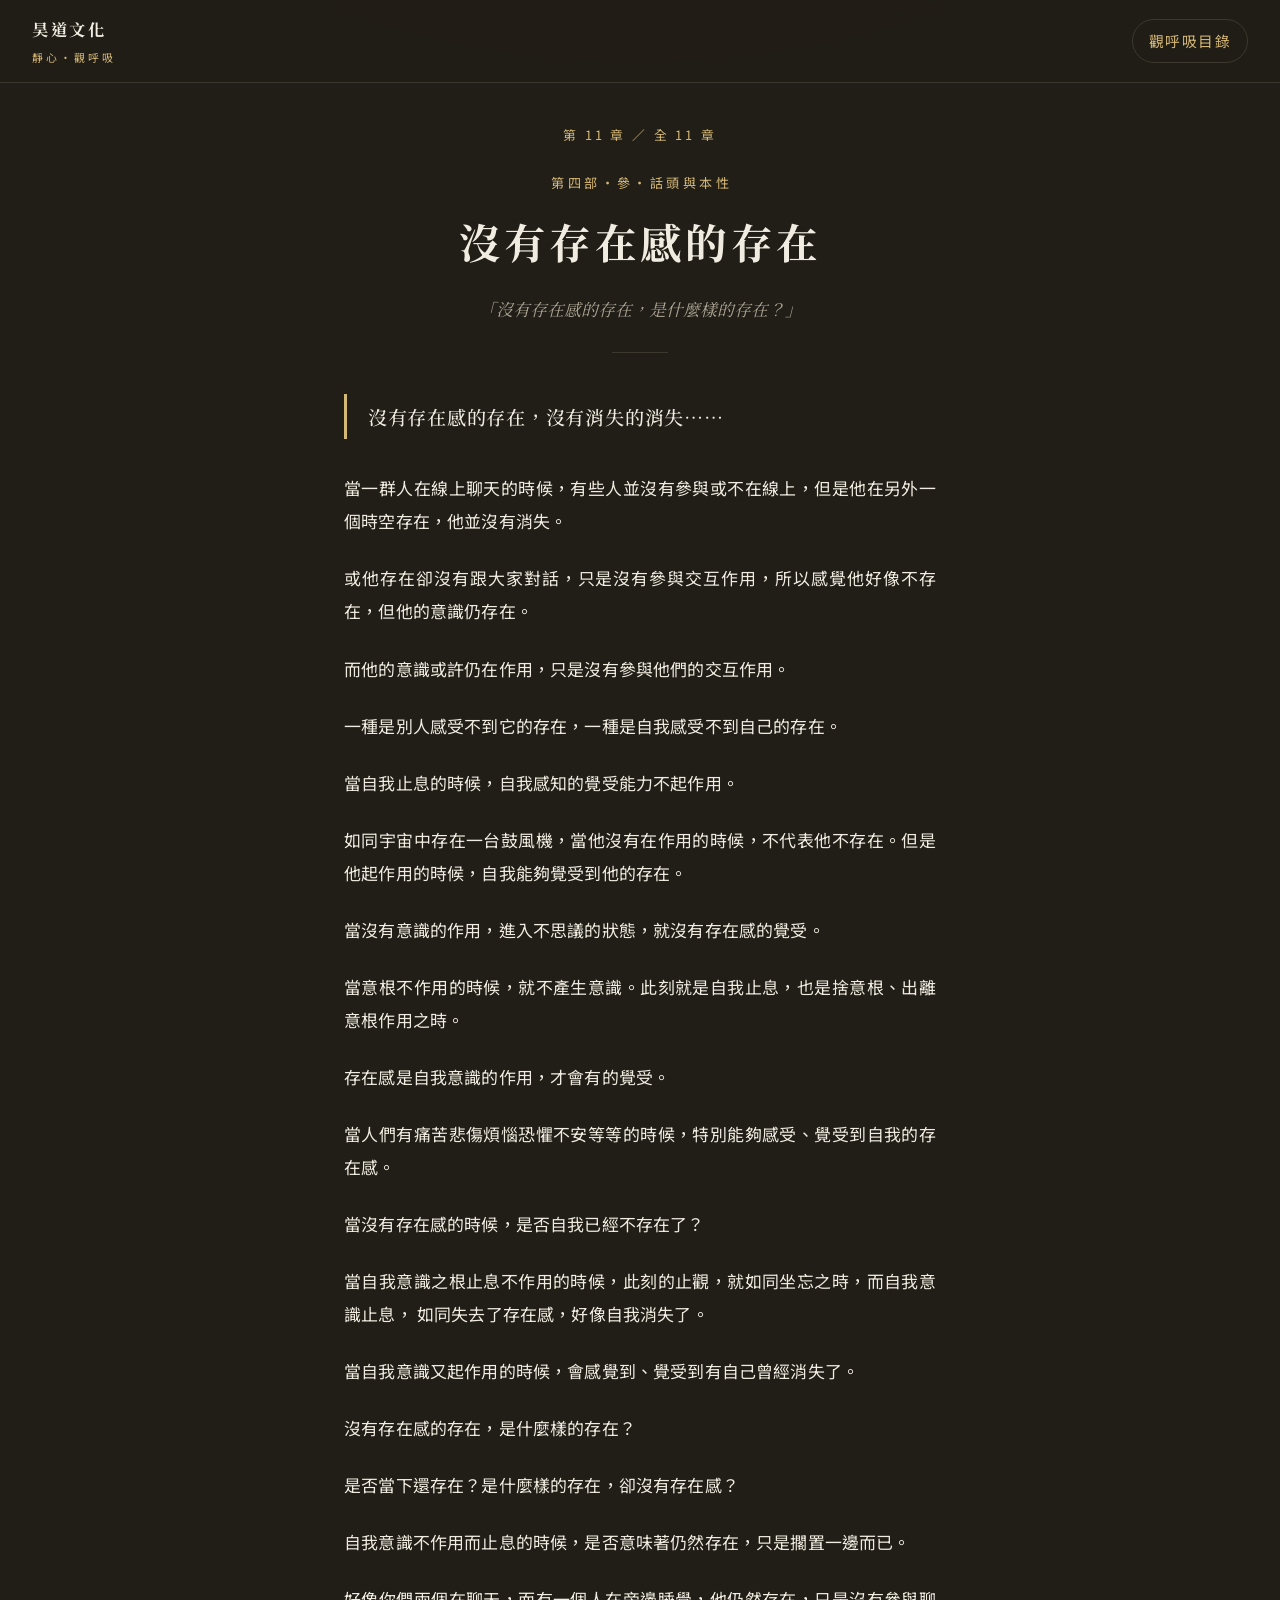
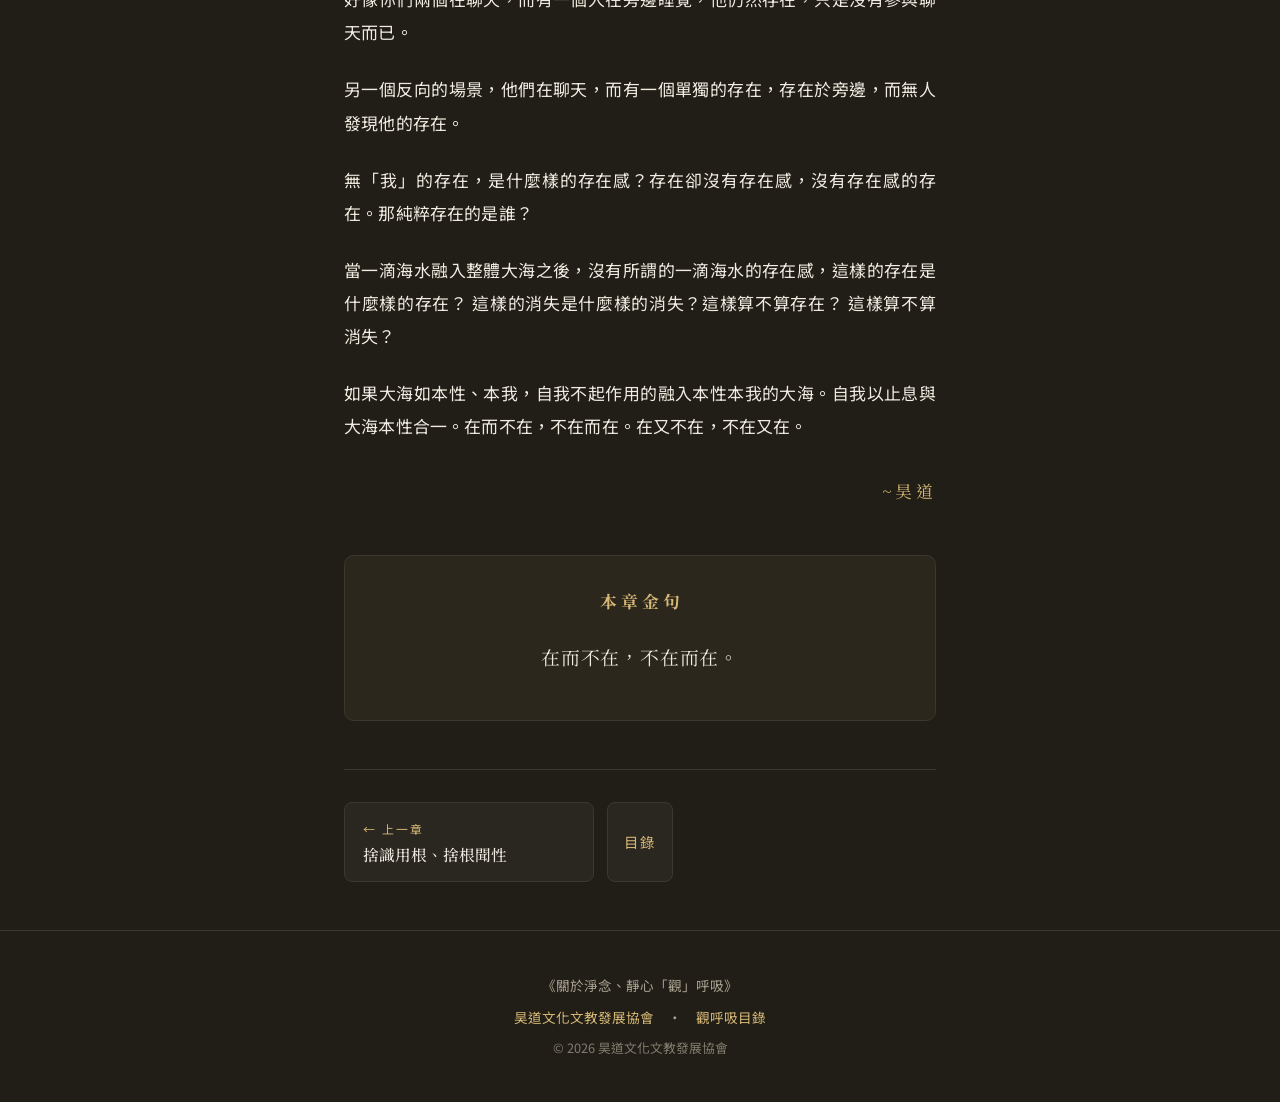
<file: ch11.html>
<!doctype html>
<html lang="zh-Hant">
<head>
  <meta charset="utf-8">
  <meta name="viewport" content="width=device-width, initial-scale=1">
  <title>第 11 章　沒有存在感的存在｜靜心・觀呼吸</title>
  <meta name="description" content="《關於淨念、靜心「觀」呼吸》第 11 章：沒有存在感的存在。觀呼吸的內修心法與日常練習。">
  <meta name="author" content="昊道文化文教發展協會">
  <link rel="canonical" href="https://haodao-culture.github.io/guan-huxi/ch11.html">
  <meta property="og:site_name" content="昊道文化文教發展協會">
  <meta property="og:title" content="第 11 章　沒有存在感的存在｜靜心・觀呼吸">
  <meta property="og:description" content="《關於淨念、靜心「觀」呼吸》第 11 章：沒有存在感的存在。觀呼吸的內修心法與日常練習。">
  <meta property="og:type" content="article">
  <meta property="og:url" content="https://haodao-culture.github.io/guan-huxi/ch11.html">
  <meta property="og:locale" content="zh_TW">
  <meta name="theme-color" content="#8b6f47">
  <link rel="icon" href="favicon.svg" type="image/svg+xml">
  <link rel="icon" href="favicon.svg" type="image/svg+xml">
  <link rel="apple-touch-icon" href="favicon.svg">
  <link rel="stylesheet" href="./breathing.css">
  <link rel="preconnect" href="https://fonts.googleapis.com">
  <link rel="preconnect" href="https://fonts.gstatic.com" crossorigin>
  <link href="https://fonts.googleapis.com/css2?family=Noto+Serif+TC:wght@400;500;700&family=Noto+Sans+TC:wght@300;400;500&display=swap" rel="stylesheet">
</head>
<body>
  <header class="reader-header">
    <a class="brand" href="index.html">昊道文化<small>靜心・觀呼吸</small></a>
    <a class="toc-link" href="./index.html">觀呼吸目錄</a>
  </header>
  <main class="reader chapter">
    <p class="progress">第 11 章 ／ 全 11 章</p>
    <div class="chapter-head">
      <p class="eyebrow">第四部・參・話頭與本性</p>
      <h1>沒有存在感的存在</h1>
      <p class="chapter-lead">「沒有存在感的存在，是什麼樣的存在？」</p>
      <div class="rule"></div>
    </div>
    <article class="prose">
      <blockquote class="pull">沒有存在感的存在，沒有消失的消失……</blockquote>
      <p>當一群人在線上聊天的時候，有些人並沒有參與或不在線上，但是他在另外一個時空存在，他並沒有消失。</p>
      <p>或他存在卻沒有跟大家對話，只是沒有參與交互作用，所以感覺他好像不存在，但他的意識仍存在。</p>
      <p>而他的意識或許仍在作用，只是沒有參與他們的交互作用。</p>
      <p>一種是別人感受不到它的存在，一種是自我感受不到自己的存在。</p>
      <p></p>
      <p>當自我止息的時候，自我感知的覺受能力不起作用。</p>
      <p>如同宇宙中存在一台鼓風機，當他沒有在作用的時候，不代表他不存在。但是他起作用的時候，自我能夠覺受到他的存在。</p>
      <p>當沒有意識的作用，進入不思議的狀態，就沒有存在感的覺受。</p>
      <p>當意根不作用的時候，就不產生意識。此刻就是自我止息，也是捨意根、出離意根作用之時。</p>
      <p>存在感是自我意識的作用，才會有的覺受。</p>
      <p>當人們有痛苦悲傷煩惱恐懼不安等等的時候，特別能夠感受、覺受到自我的存在感。</p>
      <p>當沒有存在感的時候，是否自我已經不存在了？</p>
      <p>當自我意識之根止息不作用的時候，此刻的止觀，就如同坐忘之時，而自我意識止息， 如同失去了存在感，好像自我消失了。</p>
      <p>當自我意識又起作用的時候，會感覺到、覺受到有自己曾經消失了。</p>
      <p>沒有存在感的存在，是什麼樣的存在？</p>
      <p></p>
      <p>是否當下還存在？是什麼樣的存在，卻沒有存在感？</p>
      <p>自我意識不作用而止息的時候，是否意味著仍然存在，只是擱置一邊而已。</p>
      <p>好像你們兩個在聊天，而有一個人在旁邊睡覺，他仍然存在，只是沒有參與聊天而已。</p>
      <p>另一個反向的場景，他們在聊天，而有一個單獨的存在，存在於旁邊，而無人發現他的存在。</p>
      <p>無「我」的存在，是什麼樣的存在感？存在卻沒有存在感，沒有存在感的存在。那純粹存在的是誰？</p>
      <p>當一滴海水融入整體大海之後，沒有所謂的一滴海水的存在感，這樣的存在是什麼樣的存在？ 這樣的消失是什麼樣的消失？這樣算不算存在？ 這樣算不算消失？</p>
      <p>如果大海如本性、本我，自我不起作用的融入本性本我的大海。自我以止息與大海本性合一。在而不在，不在而在。在又不在，不在又在。</p>
      <p class="sign">~昊道</p>
    </article>
    <section class="golden">
      <h2>本章金句</h2>
      <blockquote>在而不在，不在而在。</blockquote>
    </section>
    <nav class="chapter-nav">
      <a class="nav-prev" href="ch10.html"><span class="nav-label">← 上一章</span><span class="nav-title">捨識用根、捨根聞性</span></a>
      <a class="nav-toc" href="index.html">目錄</a>
      <span class="nav-spacer"></span>
    </nav>
  </main>
  <footer class="reader-footer">
    <p>《關於淨念、靜心「觀」呼吸》</p>
    <p><a href="https://www.haodao.org/">昊道文化文教發展協會</a>　·　<a href="./index.html">觀呼吸目錄</a></p>
    <p class="copyright">© 2026 昊道文化文教發展協會</p>
  </footer>
  <script src="./breathing.js" defer></script>
</body>
</html>
</file>
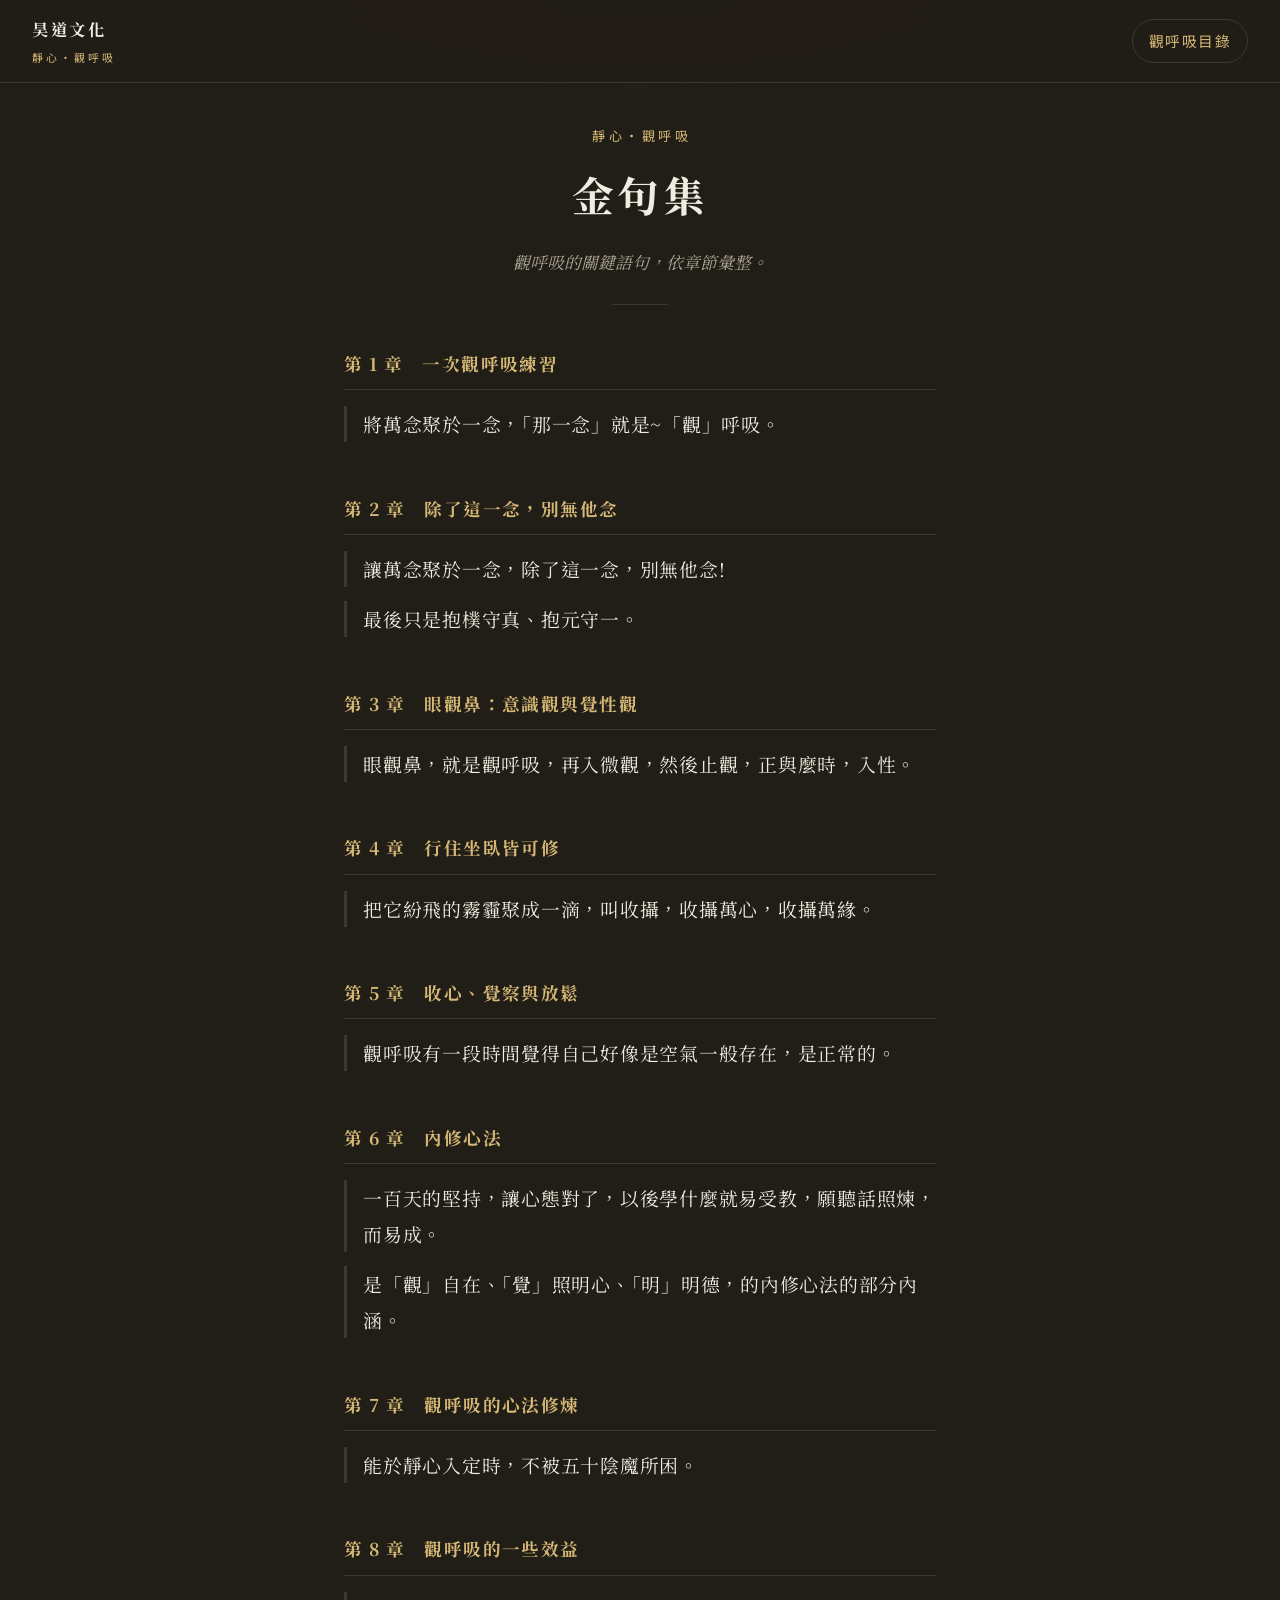
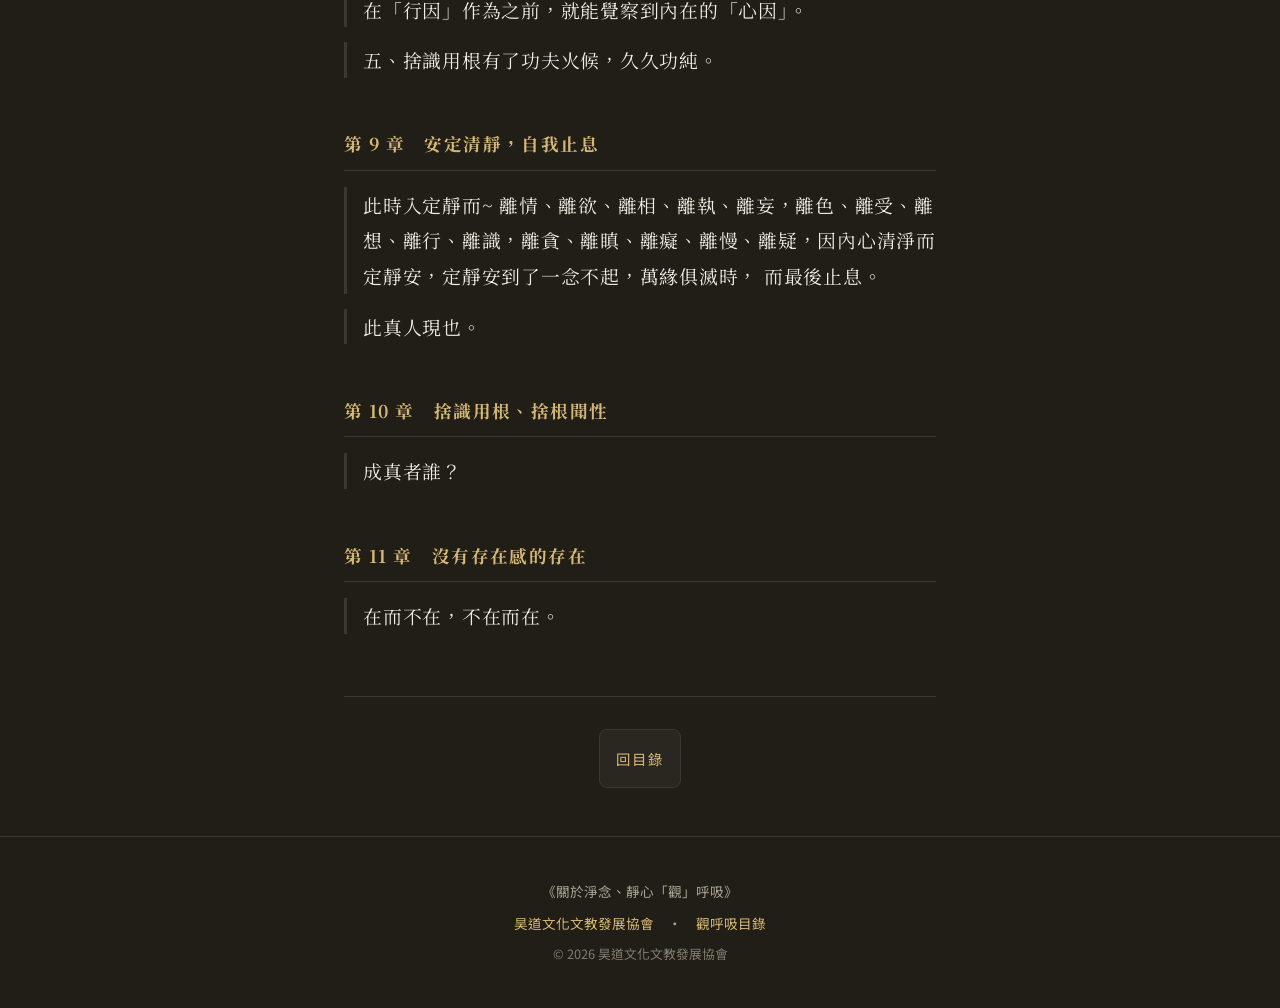
<file: quotes.html>
<!doctype html>
<html lang="zh-Hant">
<head>
  <meta charset="utf-8">
  <meta name="viewport" content="width=device-width, initial-scale=1">
  <title>金句集｜靜心・觀呼吸</title>
  <meta name="description" content="《關於淨念、靜心「觀」呼吸》各章金句彙整。">
  <meta name="author" content="昊道文化文教發展協會">
  <link rel="canonical" href="https://haodao-culture.github.io/guan-huxi/quotes.html">
  <meta property="og:site_name" content="昊道文化文教發展協會">
  <meta property="og:title" content="金句集｜靜心・觀呼吸">
  <meta property="og:description" content="《關於淨念、靜心「觀」呼吸》各章金句彙整。">
  <meta property="og:type" content="website">
  <meta property="og:url" content="https://haodao-culture.github.io/guan-huxi/quotes.html">
  <meta property="og:locale" content="zh_TW">
  <meta name="theme-color" content="#211e17">
  <link rel="icon" href="favicon.svg" type="image/svg+xml">
  <link rel="icon" href="favicon.svg" type="image/svg+xml">
  <link rel="apple-touch-icon" href="favicon.svg">
  <link rel="stylesheet" href="./breathing.css">
  <link rel="preconnect" href="https://fonts.googleapis.com">
  <link rel="preconnect" href="https://fonts.gstatic.com" crossorigin>
  <link href="https://fonts.googleapis.com/css2?family=Noto+Serif+TC:wght@400;500;700&family=Noto+Sans+TC:wght@300;400;500&display=swap" rel="stylesheet">
</head>
<body>
  <header class="reader-header">
    <a class="brand" href="index.html">昊道文化<small>靜心・觀呼吸</small></a>
    <a class="toc-link" href="./index.html">觀呼吸目錄</a>
  </header>
  <main class="reader">
    <div class="chapter-head">
      <p class="eyebrow">靜心・觀呼吸</p>
      <h1>金句集</h1>
      <p class="chapter-lead">觀呼吸的關鍵語句，依章節彙整。</p>
      <div class="rule"></div>
    </div>
    <div class="quote-collection">
      <section class="quote-chapter">
        <h2><a href="ch01.html">第 1 章　一次觀呼吸練習</a></h2>
        <blockquote>將萬念聚於一念，「那一念」就是~「觀」呼吸。</blockquote>
      </section>
      <section class="quote-chapter">
        <h2><a href="ch02.html">第 2 章　除了這一念，別無他念</a></h2>
        <blockquote>讓萬念聚於一念，除了這一念，別無他念!</blockquote>
        <blockquote>最後只是抱樸守真、抱元守一。</blockquote>
      </section>
      <section class="quote-chapter">
        <h2><a href="ch03.html">第 3 章　眼觀鼻：意識觀與覺性觀</a></h2>
        <blockquote>眼觀鼻，就是觀呼吸，再入微觀，然後止觀，正與麼時，入性。</blockquote>
      </section>
      <section class="quote-chapter">
        <h2><a href="ch04.html">第 4 章　行住坐臥皆可修</a></h2>
        <blockquote>把它紛飛的霧霾聚成一滴，叫收攝，收攝萬心，收攝萬緣。</blockquote>
      </section>
      <section class="quote-chapter">
        <h2><a href="ch05.html">第 5 章　收心、覺察與放鬆</a></h2>
        <blockquote>觀呼吸有一段時間覺得自己好像是空氣一般存在，是正常的。</blockquote>
      </section>
      <section class="quote-chapter">
        <h2><a href="ch06.html">第 6 章　內修心法</a></h2>
        <blockquote>一百天的堅持，讓心態對了，以後學什麼就易受教，願聽話照煉，而易成。</blockquote>
        <blockquote>是「觀」自在、「覺」照明心、「明」明德，的內修心法的部分內涵。</blockquote>
      </section>
      <section class="quote-chapter">
        <h2><a href="ch07.html">第 7 章　觀呼吸的心法修煉</a></h2>
        <blockquote>能於靜心入定時，不被五十陰魔所困。</blockquote>
      </section>
      <section class="quote-chapter">
        <h2><a href="ch08.html">第 8 章　觀呼吸的一些效益</a></h2>
        <blockquote>在「行因」作為之前，就能覺察到內在的「心因」。</blockquote>
        <blockquote>五、捨識用根有了功夫火候，久久功純。</blockquote>
      </section>
      <section class="quote-chapter">
        <h2><a href="ch09.html">第 9 章　安定清靜，自我止息</a></h2>
        <blockquote>此時入定靜而~ 離情、離欲、離相、離執、離妄，離色、離受、離想、離行、離識，離貪、離瞋、離癡、離慢、離疑，因內心清淨而定靜安，定靜安到了一念不起，萬緣俱滅時， 而最後止息。</blockquote>
        <blockquote>此真人現也。</blockquote>
      </section>
      <section class="quote-chapter">
        <h2><a href="ch10.html">第 10 章　捨識用根、捨根聞性</a></h2>
        <blockquote>成真者誰？</blockquote>
      </section>
      <section class="quote-chapter">
        <h2><a href="ch11.html">第 11 章　沒有存在感的存在</a></h2>
        <blockquote>在而不在，不在而在。</blockquote>
      </section>
    </div>
    <nav class="chapter-nav">
      <span class="nav-spacer"></span>
      <a class="nav-toc" href="index.html">回目錄</a>
      <span class="nav-spacer"></span>
    </nav>
  </main>
  <footer class="reader-footer">
    <p>《關於淨念、靜心「觀」呼吸》</p>
    <p><a href="https://www.haodao.org/">昊道文化文教發展協會</a>　·　<a href="./index.html">觀呼吸目錄</a></p>
    <p class="copyright">© 2026 昊道文化文教發展協會</p>
  </footer>
</body>
</html>
</file>
<file: breathing.css>
/* 靜心・觀呼吸 閱讀網站樣式
   沿用 haodao 既有設計語言（米底褐字、Noto Serif TC 標題、寧靜留白） */

:root {
    --color-bg: #211e17;
    --color-text: #f0ece1;
    --color-accent: #d6b876;
    --color-muted: #aaa392;
    --color-divider: #3c382e;
    --color-card: #2a2620;
    --max-read: 40rem;
    --max-wide: 60rem;
}

* {
    margin: 0;
    padding: 0;
    box-sizing: border-box;
}

html {
    scroll-behavior: smooth;
}

body {
    font-family: 'Noto Sans TC', -apple-system, BlinkMacSystemFont, sans-serif;
    background: radial-gradient(1100px 680px at 50% -12%, rgba(214, 184, 118, 0.14), transparent 60%), var(--color-bg);
    color: var(--color-text);
    line-height: 1.95;
    min-height: 100vh;
    display: flex;
    flex-direction: column;
    -webkit-font-smoothing: antialiased;
}

a {
    color: var(--color-accent);
    text-decoration: none;
}

/* ---------- 頂部列 ---------- */
.reader-header {
    position: sticky;
    top: 0;
    z-index: 10;
    display: flex;
    align-items: center;
    justify-content: space-between;
    gap: 1rem;
    padding: 0.85rem clamp(1rem, 4vw, 2rem);
    background: rgba(33, 30, 23, 0.86);
    backdrop-filter: blur(8px);
    -webkit-backdrop-filter: blur(8px);
    border-bottom: 1px solid var(--color-divider);
}

.reader-header .brand {
    font-family: 'Noto Serif TC', serif;
    font-weight: 700;
    letter-spacing: 0.16em;
    color: var(--color-text);
    font-size: 1.02rem;
}

.reader-header .brand small {
    display: block;
    font-family: 'Noto Sans TC', sans-serif;
    font-weight: 400;
    font-size: 0.68rem;
    letter-spacing: 0.28em;
    color: var(--color-accent);
    margin-top: 0.1rem;
}

.reader-header .toc-link {
    font-size: 0.92rem;
    letter-spacing: 0.1em;
    padding: 0.4rem 1rem;
    border: 1px solid var(--color-divider);
    border-radius: 2rem;
    white-space: nowrap;
    transition: all 0.3s ease;
}

.reader-header .toc-link:hover {
    background: var(--color-accent);
    color: var(--color-bg);
    border-color: var(--color-accent);
}

/* ---------- 主容器 ---------- */
.reader {
    width: 100%;
    max-width: var(--max-read);
    margin: 0 auto;
    padding: 2.5rem clamp(1.1rem, 5vw, 1.5rem) 3rem;
    flex: 1;
}

.reader.wide {
    max-width: var(--max-wide);
}

/* ---------- 著陸頁封面 ---------- */
.cover {
    text-align: center;
    padding: 2.5rem 0 1rem;
}

.cover .eyebrow {
    font-size: 0.85rem;
    letter-spacing: 0.34em;
    color: var(--color-accent);
    padding-left: 0.34em;
}

.cover-title {
    font-family: 'Noto Serif TC', serif;
    font-size: clamp(2.6rem, 9vw, 4rem);
    font-weight: 700;
    letter-spacing: 0.18em;
    padding-left: 0.18em;
    margin: 1.2rem 0 0.6rem;
}

.cover-sub {
    font-family: 'Noto Serif TC', serif;
    font-size: clamp(1rem, 3vw, 1.2rem);
    letter-spacing: 0.16em;
    color: var(--color-muted);
}

.rule {
    width: 56px;
    height: 1px;
    background: var(--color-divider);
    margin: 2.2rem auto;
}

.cover-lead {
    max-width: 34rem;
    margin: 0 auto;
    text-align: left;
    color: var(--color-text);
}

.cover-lead p {
    margin-bottom: 1.1rem;
}

/* ---------- 目錄（部 / 章卡片） ---------- */
.toc {
    margin-top: 3rem;
}

.toc-part {
    margin: 2.6rem 0;
}

.part-title {
    font-family: 'Noto Serif TC', serif;
    text-align: center;
    margin-bottom: 1.4rem;
}

.part-title .part-label {
    display: block;
    font-size: 0.82rem;
    letter-spacing: 0.4em;
    color: var(--color-accent);
    padding-left: 0.4em;
    margin-bottom: 0.4rem;
}

.part-title .part-name {
    font-size: 1.3rem;
    font-weight: 500;
    letter-spacing: 0.14em;
    color: var(--color-text);
}

.chapter-cards {
    list-style: none;
    display: grid;
    gap: 0.9rem;
}

@media (min-width: 620px) {
    .chapter-cards {
        grid-template-columns: 1fr 1fr;
    }
}

.chapter-card {
    display: flex;
    flex-direction: column;
    gap: 0.35rem;
    height: 100%;
    border: 1px solid var(--color-divider);
    border-radius: 0.55rem;
    background: var(--color-card);
    padding: 1.2rem 1.3rem;
    transition: all 0.25s ease;
}

.chapter-card:hover {
    border-color: var(--color-accent);
    transform: translateY(-2px);
    box-shadow: 0 14px 34px rgba(0, 0, 0, 0.45);
}

.chapter-card .ch-num {
    font-size: 0.8rem;
    letter-spacing: 0.22em;
    color: var(--color-accent);
}

.chapter-card .ch-title {
    font-family: 'Noto Serif TC', serif;
    font-size: 1.22rem;
    font-weight: 700;
    letter-spacing: 0.06em;
    color: var(--color-text);
    line-height: 1.5;
}

.chapter-card .ch-desc {
    font-size: 0.9rem;
    line-height: 1.75;
    color: var(--color-muted);
    margin-top: 0.15rem;
}

/* ---------- 篇章閱讀頁 ---------- */
.progress {
    text-align: center;
    font-size: 0.8rem;
    letter-spacing: 0.22em;
    color: var(--color-accent);
    margin-bottom: 1.4rem;
}

.chapter-head {
    text-align: center;
    margin-bottom: 2.6rem;
}

.chapter-head .eyebrow {
    font-size: 0.82rem;
    letter-spacing: 0.26em;
    color: var(--color-accent);
    padding-left: 0.26em;
}

.chapter-head h1 {
    font-family: 'Noto Serif TC', serif;
    font-size: clamp(1.9rem, 6vw, 2.6rem);
    font-weight: 700;
    letter-spacing: 0.08em;
    line-height: 1.5;
    margin: 0.9rem 0 1.3rem;
}

.chapter-head .chapter-lead {
    max-width: 30rem;
    margin: 0 auto;
    font-family: 'Noto Serif TC', serif;
    font-size: 1.05rem;
    color: var(--color-muted);
    font-style: italic;
}

.chapter-head .rule {
    margin: 1.6rem auto 0;
}

/* 內文 */
.prose p {
    margin: 0 0 1.5rem;
    font-size: 1.06rem;
    letter-spacing: 0.01em;
    text-align: justify;
}

.prose .subhead {
    font-family: 'Noto Serif TC', serif;
    font-size: 1.2rem;
    font-weight: 700;
    letter-spacing: 0.1em;
    color: var(--color-accent);
    margin: 2.8rem 0 1.3rem;
    padding-bottom: 0.5rem;
    border-bottom: 1px solid var(--color-divider);
}

.prose .subhead:first-child {
    margin-top: 0;
}

/* 行內強調金句 */
.prose blockquote.pull {
    margin: 2rem 0;
    padding: 0.3rem 0 0.3rem 1.3rem;
    border-left: 3px solid var(--color-accent);
    font-family: 'Noto Serif TC', serif;
    font-size: 1.2rem;
    font-weight: 500;
    line-height: 1.85;
    letter-spacing: 0.04em;
    color: var(--color-text);
}

/* 署名 */
.prose .sign {
    text-align: right;
    font-family: 'Noto Serif TC', serif;
    letter-spacing: 0.2em;
    color: var(--color-accent);
    margin-top: 2rem;
}

/* 內修心法卡片（定義式清單） */
.method-list {
    list-style: none;
    display: grid;
    gap: 0.8rem;
    margin: 1.8rem 0 2rem;
    counter-reset: method;
}

.method-list li {
    position: relative;
    border: 1px solid var(--color-divider);
    border-radius: 0.5rem;
    background: var(--color-card);
    padding: 1.05rem 1.2rem 1.05rem 3.2rem;
}

.method-list li::before {
    counter-increment: method;
    content: counter(method, decimal-leading-zero);
    position: absolute;
    left: 1.1rem;
    top: 1.05rem;
    font-family: 'Noto Serif TC', serif;
    font-size: 0.95rem;
    color: var(--color-accent);
    letter-spacing: 0.05em;
}

.method-list .term {
    display: block;
    font-family: 'Noto Serif TC', serif;
    font-size: 1.1rem;
    font-weight: 700;
    letter-spacing: 0.08em;
    color: var(--color-text);
    margin-bottom: 0.2rem;
}

.method-list .desc {
    font-size: 0.98rem;
    color: var(--color-muted);
}

/* 話頭提問列表 */
.koan {
    list-style: none;
    display: grid;
    gap: 0.65rem;
    margin: 1.6rem 0 2rem;
}

.koan li {
    padding: 0.55rem 0 0.55rem 1.4rem;
    border-left: 2px solid var(--color-divider);
    font-family: 'Noto Serif TC', serif;
    font-size: 1.08rem;
    line-height: 1.8;
    color: var(--color-text);
}

/* 本章金句 */
.golden {
    margin: 3rem 0 1rem;
    border: 1px solid var(--color-divider);
    border-radius: 0.6rem;
    background: rgba(214, 184, 118, 0.06);
    padding: 1.8rem 1.6rem;
}

.golden h2 {
    font-family: 'Noto Serif TC', serif;
    font-size: 1.05rem;
    font-weight: 700;
    letter-spacing: 0.22em;
    text-align: center;
    color: var(--color-accent);
    padding-left: 0.22em;
    margin-bottom: 1.4rem;
}

.golden blockquote {
    font-family: 'Noto Serif TC', serif;
    font-size: 1.18rem;
    line-height: 1.85;
    letter-spacing: 0.04em;
    text-align: center;
    color: var(--color-text);
    margin: 1rem 0;
}

.golden blockquote + blockquote {
    padding-top: 1rem;
    border-top: 1px dashed var(--color-divider);
}

/* 上一章 / 目錄 / 下一章 */
.chapter-nav {
    display: grid;
    grid-template-columns: 1fr auto 1fr;
    gap: 0.8rem;
    align-items: stretch;
    margin-top: 3rem;
    padding-top: 2rem;
    border-top: 1px solid var(--color-divider);
}

.chapter-nav a {
    display: flex;
    flex-direction: column;
    justify-content: center;
    border: 1px solid var(--color-divider);
    border-radius: 0.5rem;
    background: var(--color-card);
    padding: 0.9rem 1.1rem;
    transition: all 0.25s ease;
}

.chapter-nav a:hover {
    border-color: var(--color-accent);
    box-shadow: 0 10px 26px rgba(0, 0, 0, 0.4);
}

.chapter-nav .nav-prev {
    text-align: left;
}

.chapter-nav .nav-next {
    text-align: right;
}

.chapter-nav .nav-label {
    font-size: 0.74rem;
    letter-spacing: 0.18em;
    color: var(--color-accent);
}

.chapter-nav .nav-title {
    font-family: 'Noto Serif TC', serif;
    font-size: 0.98rem;
    font-weight: 500;
    color: var(--color-text);
    margin-top: 0.2rem;
    line-height: 1.5;
}

.chapter-nav .nav-toc {
    justify-content: center;
    align-items: center;
    text-align: center;
    letter-spacing: 0.16em;
    font-size: 0.9rem;
    color: var(--color-accent);
    padding: 0.9rem 1rem;
}

.chapter-nav .nav-spacer {
    border: none;
    background: none;
    box-shadow: none;
    cursor: default;
}

.chapter-nav .nav-spacer:hover {
    border: none;
    box-shadow: none;
}

/* ---------- 頁尾 ---------- */
.reader-footer {
    text-align: center;
    padding: 2.2rem 1.5rem;
    border-top: 1px solid var(--color-divider);
    color: var(--color-muted);
    font-size: 0.85rem;
}

.reader-footer a {
    color: var(--color-accent);
}

.reader-footer p {
    margin: 0.35rem 0;
}

.reader-footer .copyright {
    opacity: 0.7;
    font-size: 0.8rem;
}

/* ---------- 手機 ---------- */
@media (max-width: 480px) {
    .reader {
        padding: 1.8rem 1.1rem 2.4rem;
    }
    .prose p {
        font-size: 1.02rem;
        line-height: 1.9;
    }
    .chapter-nav {
        grid-template-columns: 1fr;
    }
    .chapter-nav .nav-next {
        text-align: left;
    }
    .chapter-nav .nav-toc {
        order: 3;
    }
}

/* ===================== 第一階段：練習夥伴 ===================== */

/* ---------- 主視覺：圓相 ---------- */
.cover {
    position: relative;
    overflow: hidden;
}

.enso {
    position: absolute;
    top: 50%;
    left: 50%;
    transform: translate(-50%, -56%);
    width: min(82vw, 480px);
    height: auto;
    pointer-events: none;
    z-index: 0;
}

.enso circle {
    fill: none;
    stroke: var(--color-accent);
    stroke-width: 4.5;
    stroke-linecap: round;
    stroke-dasharray: 432 80;
    transform: rotate(-48deg);
    transform-origin: center;
    opacity: 0.42;
}

.cover-inner {
    position: relative;
    z-index: 1;
}

.hero-ctas {
    display: flex;
    gap: 1rem;
    justify-content: center;
    flex-wrap: wrap;
    margin-top: 2.2rem;
}

/* ---------- 按鈕 ---------- */
.btn {
    display: inline-flex;
    align-items: center;
    justify-content: center;
    min-height: 46px;
    padding: 0.7rem 1.7rem;
    border-radius: 2rem;
    border: 1px solid var(--color-accent);
    font: inherit;
    letter-spacing: 0.12em;
    cursor: pointer;
    text-decoration: none;
    transition: all 0.25s ease;
}

.btn-primary {
    background: var(--color-accent);
    color: #1b1813;
}

.btn-primary:hover {
    background: #e6c98d;
    border-color: #e6c98d;
}

.btn-ghost {
    background: transparent;
    color: var(--color-accent);
}

.btn-ghost:hover {
    background: rgba(214, 184, 118, 0.12);
}

/* ---------- 功能區塊（練習 / 百日） ---------- */
.feature {
    margin: 4.5rem 0;
    scroll-margin-top: 5rem;
}

.feature-head {
    text-align: center;
    max-width: 36rem;
    margin: 0 auto 2.2rem;
}

.feature-head h2 {
    font-family: 'Noto Serif TC', serif;
    font-size: clamp(1.6rem, 4.5vw, 2.1rem);
    font-weight: 700;
    letter-spacing: 0.12em;
    color: var(--color-text);
    margin-bottom: 0.8rem;
}

.feature-head .feature-lead {
    color: var(--color-muted);
    font-size: 0.98rem;
}

/* ---------- 觀呼吸計時器 ---------- */
.practice-layout {
    display: grid;
    grid-template-columns: minmax(0, 1fr) minmax(0, 1fr);
    gap: 1.5rem;
    align-items: stretch;
}

.timer-panel,
.practice-note {
    border: 1px solid var(--color-divider);
    border-radius: 0.6rem;
    background: var(--color-card);
    padding: 2rem;
}

.timer-panel {
    display: grid;
    justify-items: center;
    align-content: center;
    gap: 1.4rem;
}

.timer-ring {
    width: min(244px, 64vw);
    aspect-ratio: 1;
    border-radius: 50%;
    display: grid;
    place-items: center;
    background: conic-gradient(var(--color-accent) var(--progress, 0%), rgba(214, 184, 118, 0.14) 0);
    transition: background 0.5s linear;
}

.timer-core {
    width: 80%;
    aspect-ratio: 1;
    border-radius: 50%;
    background: #1b1813;
    display: grid;
    place-items: center;
    text-align: center;
    box-shadow: inset 0 0 44px rgba(0, 0, 0, 0.55);
}

.timer-time {
    display: block;
    font-family: 'Noto Serif TC', serif;
    font-size: clamp(2.4rem, 7vw, 3.2rem);
    letter-spacing: 0.05em;
    color: var(--color-text);
}

.timer-label {
    display: block;
    margin-top: 0.4rem;
    color: var(--color-muted);
    font-size: 0.9rem;
    letter-spacing: 0.18em;
}

.timer-presets,
.timer-controls {
    display: flex;
    gap: 0.6rem;
    flex-wrap: wrap;
    justify-content: center;
}

.chip {
    border: 1px solid var(--color-divider);
    background: transparent;
    color: var(--color-muted);
    border-radius: 2rem;
    padding: 0.45rem 1.05rem;
    cursor: pointer;
    font: inherit;
    transition: all 0.2s ease;
}

.chip:hover,
.chip.is-active {
    border-color: var(--color-accent);
    color: var(--color-accent);
}

.practice-note {
    display: grid;
    align-content: center;
    gap: 1.1rem;
}

.practice-note blockquote {
    margin: 0;
    border-left: 3px solid var(--color-accent);
    padding-left: 1rem;
    font-family: 'Noto Serif TC', serif;
    font-size: 1.12rem;
    line-height: 1.95;
    color: var(--color-text);
}

.practice-note blockquote + blockquote {
    margin-top: 0.2rem;
}

.practice-note .src {
    color: var(--color-muted);
    font-size: 0.85rem;
    letter-spacing: 0.04em;
}

.practice-note .src a {
    color: var(--color-accent);
}

/* ---------- 百日基本功 tracker ---------- */
.tracker {
    display: grid;
    justify-items: center;
    gap: 1.6rem;
}

.tracker-stats {
    display: flex;
    gap: 2.6rem;
}

.tracker-stats div {
    text-align: center;
}

.tracker-stats strong {
    display: block;
    font-family: 'Noto Serif TC', serif;
    font-size: 2.2rem;
    line-height: 1;
    color: var(--color-accent);
}

.tracker-stats span {
    display: block;
    margin-top: 0.4rem;
    color: var(--color-muted);
    font-size: 0.82rem;
    letter-spacing: 0.14em;
}

.hundred-grid {
    display: grid;
    grid-template-columns: repeat(10, 1fr);
    gap: 6px;
    width: min(100%, 430px);
}

.day-cell {
    aspect-ratio: 1;
    display: grid;
    place-items: center;
    border: 1px solid var(--color-divider);
    border-radius: 4px;
    background: rgba(255, 255, 255, 0.02);
    font-size: 0.6rem;
    color: transparent;
    transition: all 0.25s ease;
}

.day-cell.done {
    background: var(--color-accent);
    border-color: var(--color-accent);
    color: #1b1813;
}

.tracker-controls {
    display: flex;
    gap: 0.8rem;
    align-items: center;
    flex-wrap: wrap;
    justify-content: center;
}

.btn-mini {
    border: 1px solid var(--color-divider);
    background: transparent;
    color: var(--color-muted);
    border-radius: 2rem;
    padding: 0.5rem 1.1rem;
    cursor: pointer;
    font: inherit;
    transition: all 0.2s ease;
}

.btn-mini:hover {
    border-color: var(--color-accent);
    color: var(--color-accent);
}

#markToday.is-done {
    background: transparent;
    color: var(--color-accent);
}

#markToday:disabled {
    cursor: default;
    opacity: 1;
}

.pulse {
    animation: pulse 1.1s ease 2;
}

@keyframes pulse {
    50% {
        box-shadow: 0 0 0 7px rgba(214, 184, 118, 0.28);
    }
}

.tracker-note {
    color: var(--color-muted);
    font-size: 0.8rem;
    text-align: center;
}

@media (max-width: 720px) {
    .practice-layout {
        grid-template-columns: 1fr;
    }
}

@media (max-width: 480px) {
    .tracker-stats {
        gap: 1.8rem;
    }
    .hero-ctas .btn {
        width: 100%;
    }
}

/* ===================== 閱讀回訪：進度條 / 接續閱讀 / 每日一句 / 金句集 ===================== */

/* 閱讀進度條（章節頁） */
.read-progress {
    position: fixed;
    top: 0;
    left: 0;
    right: 0;
    height: 3px;
    z-index: 20;
    pointer-events: none;
}

.read-progress span {
    display: block;
    height: 100%;
    width: 0;
    background: var(--color-accent);
    transition: width 0.12s linear;
}

/* 接續閱讀（著陸頁） */
.resume {
    max-width: var(--max-read);
    margin: 0 auto 1.4rem;
}

.resume a {
    display: flex;
    align-items: center;
    gap: 0.9rem;
    border: 1px solid var(--color-accent);
    border-radius: 0.6rem;
    background: rgba(214, 184, 118, 0.08);
    padding: 0.9rem 1.2rem;
    transition: all 0.25s ease;
}

.resume a:hover {
    background: rgba(214, 184, 118, 0.16);
}

.resume .resume-eyebrow {
    font-size: 0.78rem;
    letter-spacing: 0.16em;
    color: var(--color-accent);
    white-space: nowrap;
}

.resume .resume-title {
    font-family: 'Noto Serif TC', serif;
    font-weight: 500;
    color: var(--color-text);
}

/* 每日一句（著陸頁） */
.daily {
    text-align: center;
    max-width: 40rem;
    margin: 3.5rem auto;
}

.daily .daily-label {
    font-size: 0.8rem;
    letter-spacing: 0.28em;
    color: var(--color-accent);
    padding-left: 0.28em;
}

.daily blockquote {
    font-family: 'Noto Serif TC', serif;
    font-size: clamp(1.3rem, 4vw, 1.7rem);
    line-height: 1.85;
    letter-spacing: 0.04em;
    color: var(--color-text);
    margin: 1.2rem 0 0.9rem;
}

.daily .daily-src a {
    color: var(--color-muted);
    font-size: 0.9rem;
    border-bottom: 1px dotted var(--color-divider);
}

.daily .daily-src a:hover {
    color: var(--color-accent);
}

.daily .daily-more {
    display: inline-block;
    margin-top: 1.5rem;
    color: var(--color-accent);
    font-size: 0.9rem;
    letter-spacing: 0.1em;
}

/* 金句集頁 */
.quote-collection {
    display: grid;
    gap: 2.2rem;
    margin-top: 1rem;
}

.quote-chapter h2 {
    font-family: 'Noto Serif TC', serif;
    font-size: 1.1rem;
    font-weight: 700;
    letter-spacing: 0.08em;
    color: var(--color-accent);
    margin-bottom: 1rem;
    padding-bottom: 0.5rem;
    border-bottom: 1px solid var(--color-divider);
}

.quote-chapter h2 a {
    color: inherit;
}

.quote-chapter h2 a:hover {
    color: var(--color-text);
}

.quote-chapter blockquote {
    font-family: 'Noto Serif TC', serif;
    font-size: 1.18rem;
    line-height: 1.9;
    letter-spacing: 0.04em;
    color: var(--color-text);
    margin: 0.9rem 0;
    padding-left: 1rem;
    border-left: 3px solid var(--color-divider);
}
</file>
